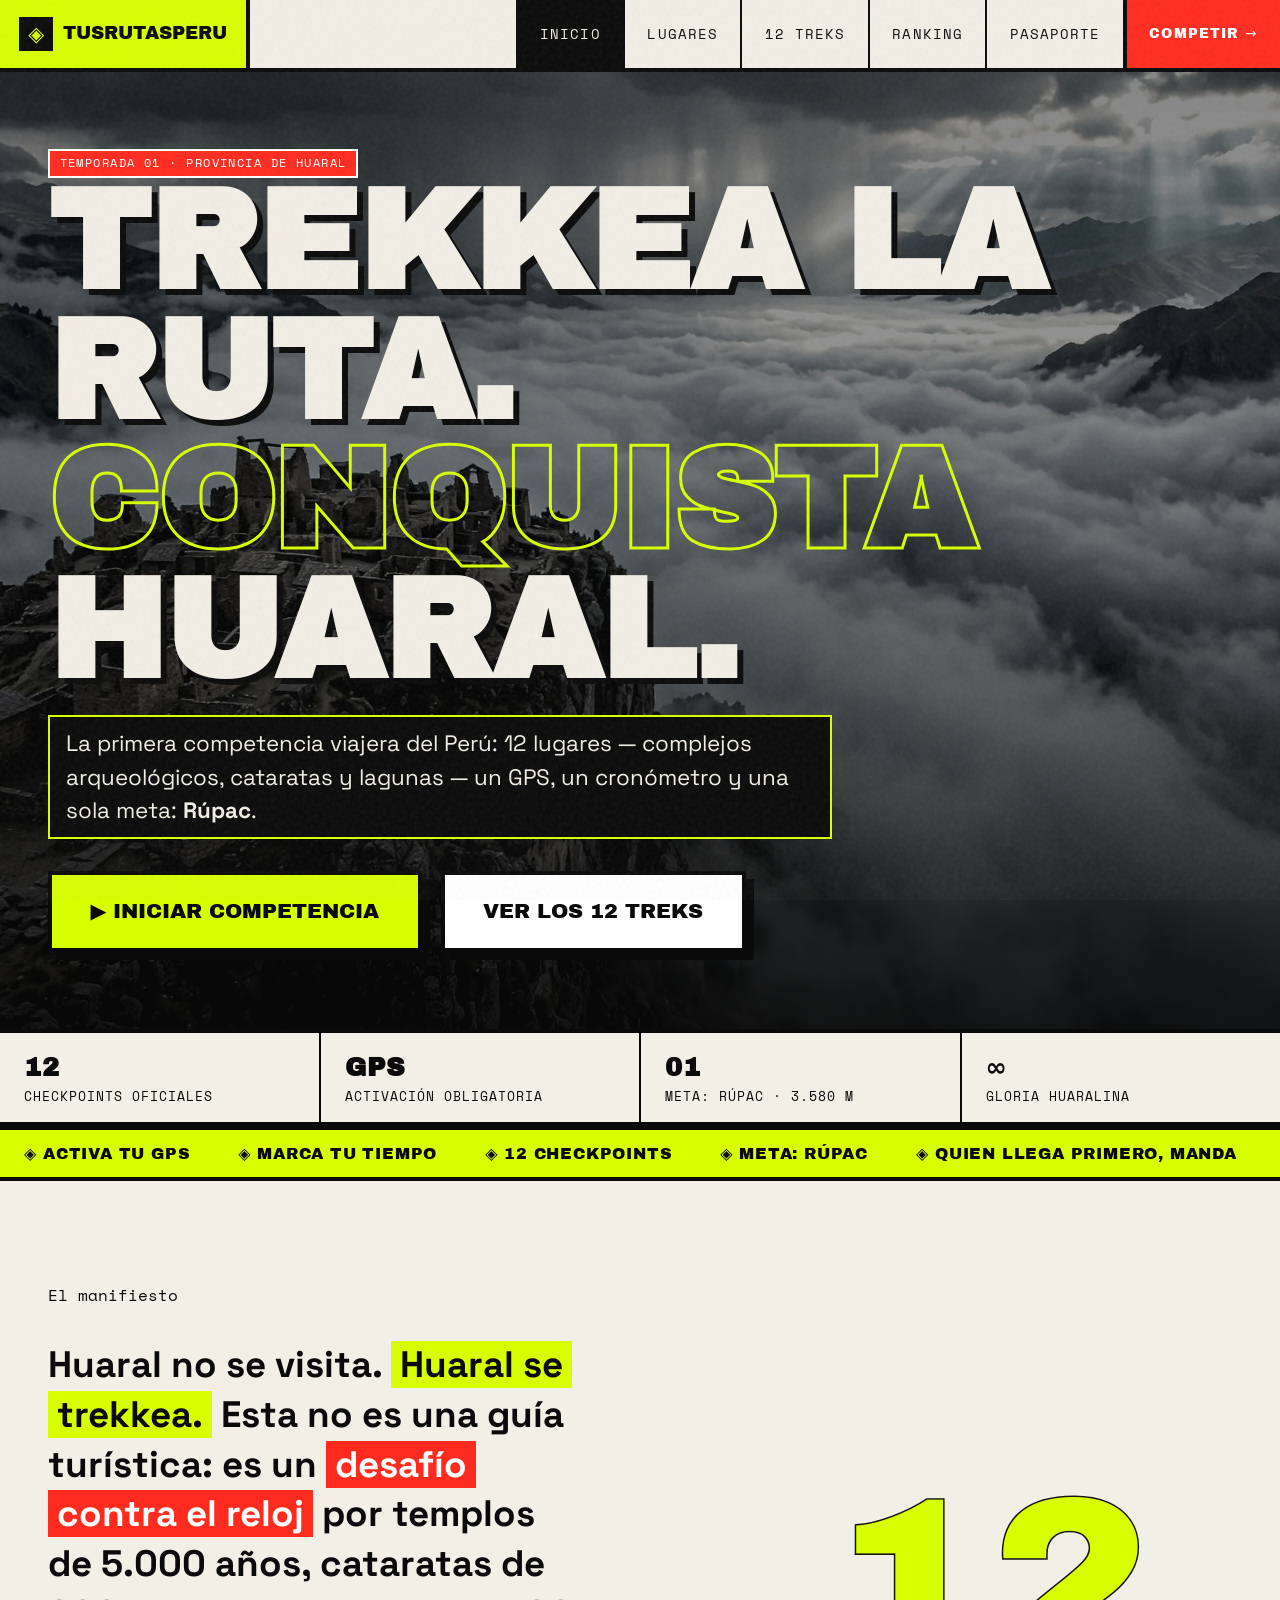
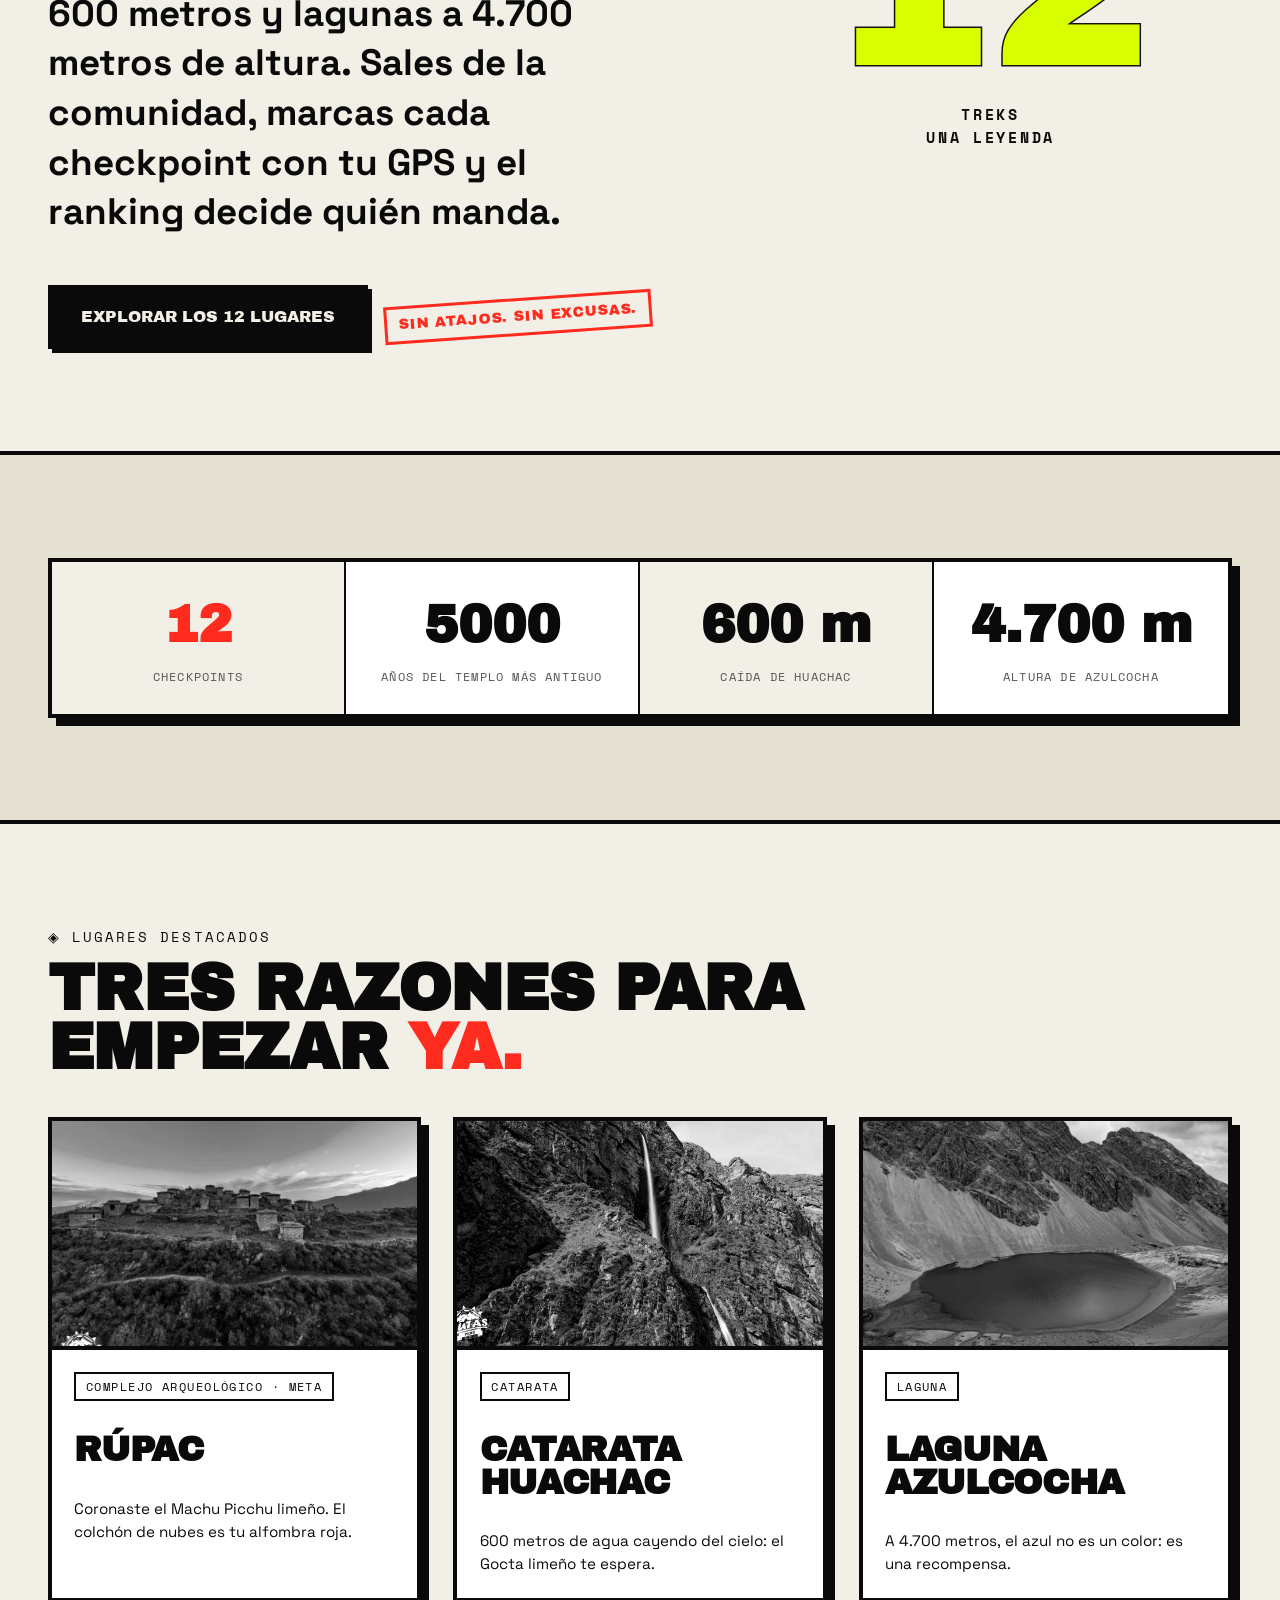
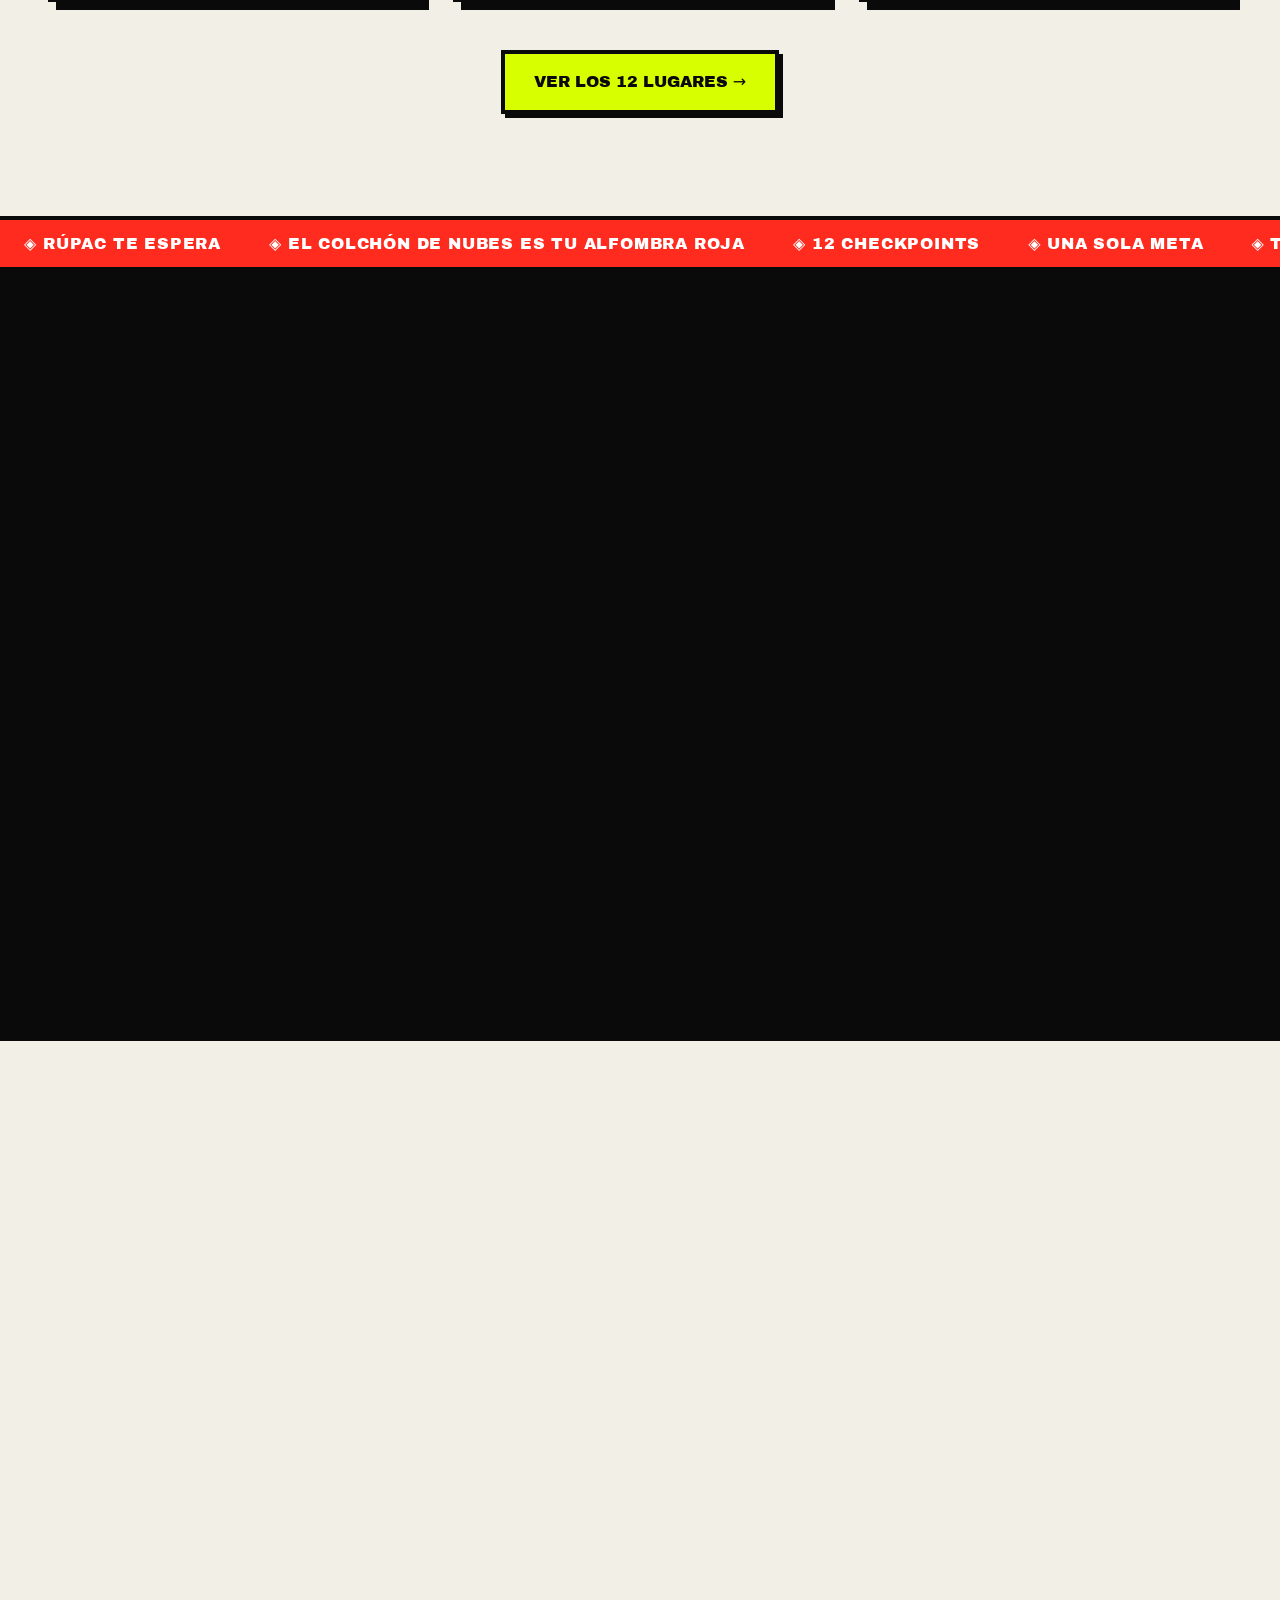
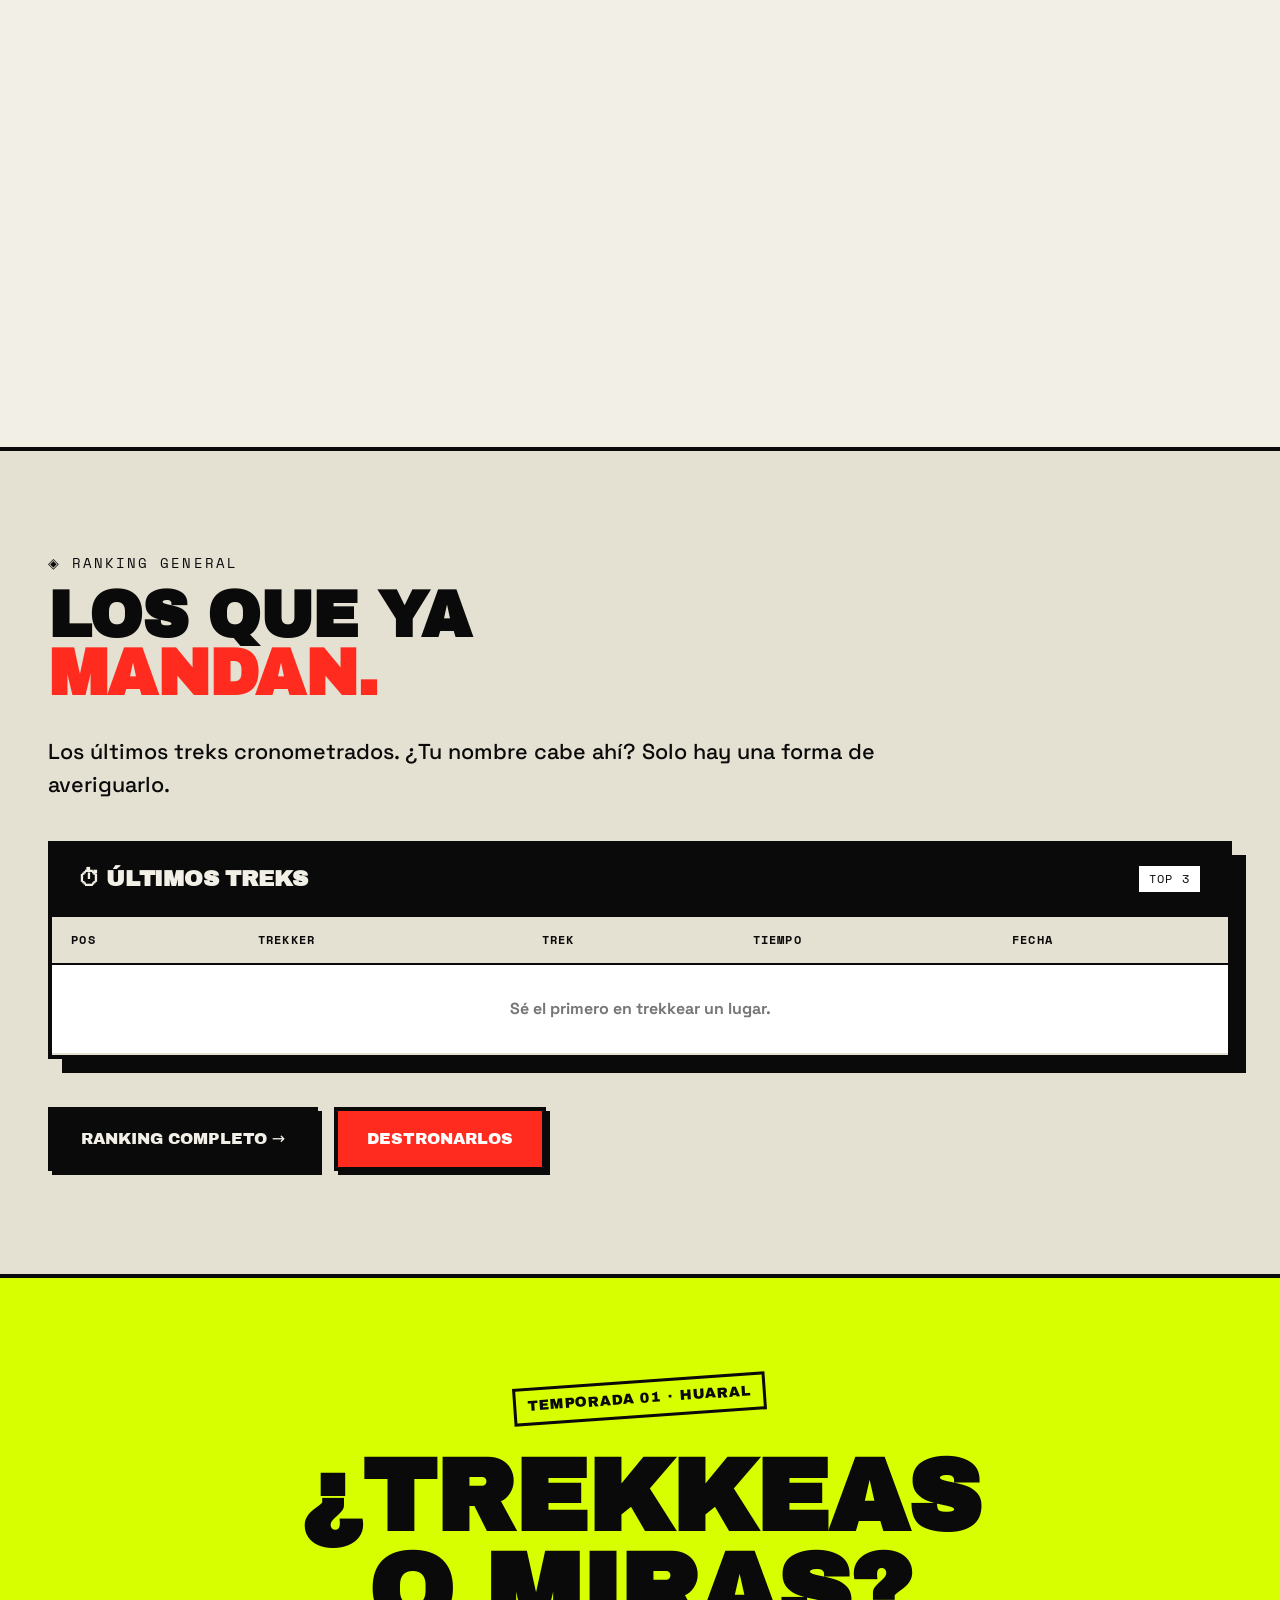
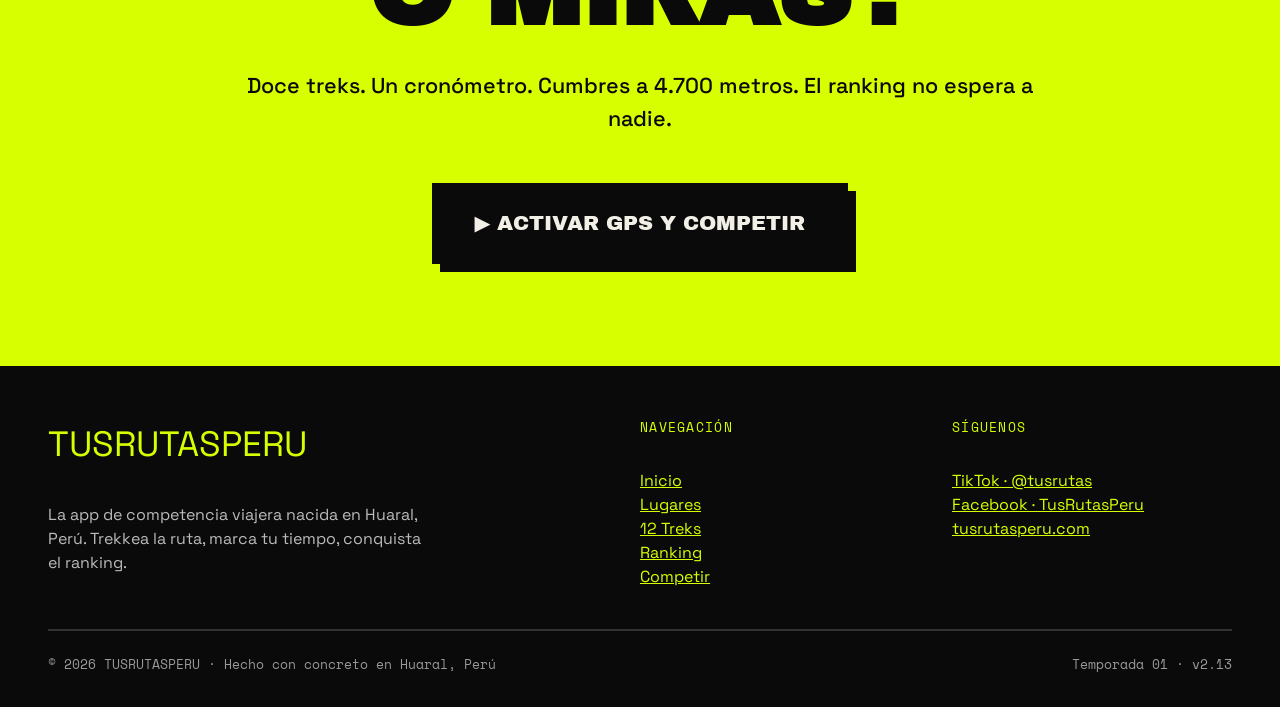
<file: index.html>
<!DOCTYPE html>
<html lang="es-PE">
<head>
<meta charset="UTF-8">
<meta name="viewport" content="width=device-width, initial-scale=1.0">
<title>TUSRUTASPERU — Trekkea la ruta. Conquista Huaral.</title>
<meta name="description" content="La primera competencia de trekking en Huaral, Lima: 12 lugares entre cataratas, lagunas y zonas arqueológicas, con GPS, cronómetro y ranking en vivo. La meta: Rúpac.">
<link rel="canonical" href="https://tusrutasperu.com/app/">
<meta property="og:site_name" content="TUSRUTASPERU">
<meta property="og:type" content="website">
<meta property="og:locale" content="es_PE">
<meta property="og:url" content="https://tusrutasperu.com/app/">
<meta property="og:title" content="TUSRUTASPERU — Trekkea la ruta. Conquista Huaral.">
<meta property="og:description" content="La primera competencia de trekking en Huaral, Lima: 12 lugares entre cataratas, lagunas y zonas arqueológicas, con GPS, cronómetro y ranking en vivo. La meta: Rúpac.">
<meta property="og:image" content="https://tusrutasperu.com/app/assets/img/hero-poster.webp">
<meta property="og:image:alt" content="TUSRUTASPERU — Trekkea la ruta. Conquista Huaral.">
<meta name="twitter:card" content="summary_large_image">
<meta name="twitter:title" content="TUSRUTASPERU — Trekkea la ruta. Conquista Huaral.">
<meta name="twitter:description" content="La primera competencia de trekking en Huaral, Lima: 12 lugares entre cataratas, lagunas y zonas arqueológicas, con GPS, cronómetro y ranking en vivo. La meta: Rúpac.">
<meta name="twitter:image" content="https://tusrutasperu.com/app/assets/img/hero-poster.webp">
<link rel="manifest" href="manifest.webmanifest">
<meta name="theme-color" content="#d8ff00">
<meta name="mobile-web-app-capable" content="yes">
<meta name="apple-mobile-web-app-capable" content="yes">
<meta name="apple-mobile-web-app-status-bar-style" content="black-translucent">
<meta name="apple-mobile-web-app-title" content="TUSRUTASPERU">
<link rel="apple-touch-icon" href="assets/img/icon-192.png?v=5">
<link rel="stylesheet" href="assets/fonts/fonts.css?v=5">
<link rel="stylesheet" href="assets/css/style.css?v=5">
<link rel="icon" href="data:image/svg+xml,<svg xmlns='http://www.w3.org/2000/svg' viewBox='0 0 100 100'><rect width='100' height='100' fill='%23d8ff00'/><text x='50' y='72' font-size='62' font-family='Arial Black' text-anchor='middle' fill='%23000'>T</text></svg>">
<noscript><style>.reveal{opacity:1!important;transform:none!important}</style></noscript>
<script type="application/ld+json">
{"@context":"https://schema.org","@type":"WebSite","name":"TUSRUTASPERU",
"url":"https://tusrutasperu.com/app/",
"description":"La primera competencia de trekking en Huaral, Lima: 12 lugares con GPS, cronómetro y ranking en vivo.",
"inLanguage":"es-PE",
"publisher":{"@type":"Organization","name":"Tus Rutas Perú","url":"https://tusrutasperu.com/"}}
</script>
</head>
<body>

<header class="site-header">
  <a class="brand" href="https://tusrutasperu.com/"><span class="brand-mark">◈</span> TUSRUTASPERU</a>
  <nav class="main-nav" id="mainNav">
    <a href="index.html">Inicio</a>
    <a href="lugares.html">Lugares</a>
    <a href="circuito.html">12 Treks</a>
    <a href="ranking.html">Ranking</a>
    <a href="pasaporte.html">Pasaporte</a>
    <a href="competencia.html" class="nav-cta">Competir →</a>
  </nav>
  <button class="burger" id="burger" aria-label="Abrir menú">☰</button>
</header>

<!-- ============ HERO ============ -->
<section class="hero">
  <video class="hero-video" aria-hidden="true" autoplay muted loop playsinline poster="assets/img/hero-poster.webp">
    <source src="assets/video/hero-loop.mp4" type="video/mp4">
  </video>
  <div class="hero-overlay"></div>
  <div class="hero-content">
    <span class="tag" style="background:var(--blood);color:#fff;border-color:#fff;">Temporada 01 · Provincia de Huaral</span>
    <h1 class="hero-title" data-glitch>TREKKEA LA RUTA.<br><span class="outline">CONQUISTA</span> HUARAL.</h1>
    <p class="hero-sub">La primera competencia viajera del Perú: 12 lugares — complejos arqueológicos, cataratas y lagunas — un GPS, un cronómetro y una sola meta: <strong>Rúpac</strong>.</p>
    <div class="hero-actions">
      <a href="competencia.html" class="btn btn-primary btn-big">▶ Iniciar competencia</a>
      <a href="circuito.html" class="btn btn-big">Ver los 12 treks</a>
    </div>
  </div>
  <div class="hero-meta">
    <div><strong>12</strong> checkpoints oficiales</div>
    <div><strong>GPS</strong> activación obligatoria</div>
    <div><strong>01</strong> meta: Rúpac · 3.580 m</div>
    <div><strong>∞</strong> gloria huaralina</div>
  </div>
</section>

<div class="ticker acid">
  <div class="ticker-inner">
    <span>◈ Activa tu GPS</span><span>◈ Marca tu tiempo</span><span>◈ 12 checkpoints</span><span>◈ Meta: Rúpac</span><span>◈ Quien llega primero, manda</span><span>◈ TusRutasPerú</span>
  </div>
</div>

<!-- ============ MANIFIESTO ============ -->
<section class="section">
  <div class="wrap manifiesto reveal">
    <div>
      <span class="kicker mono">El manifiesto</span>
      <p class="mt-2">Huaral no se visita. <span class="hl">Huaral se trekkea.</span> Esta no es una guía turística: es un <span class="hl-blood">desafío contra el reloj</span> por templos de 5.000 años, cataratas de 600 metros y lagunas a 4.700 metros de altura. Sales de la comunidad, marcas cada checkpoint con tu GPS y el ranking decide quién manda.</p>
      <div class="mt-3 split">
        <a href="lugares.html" class="btn btn-dark">Explorar los 12 lugares</a>
        <span class="stamp blood">Sin atajos. Sin excusas.</span>
      </div>
    </div>
    <div class="manifiesto-side" aria-hidden="true">
      <span class="mega-num">12</span>
      <span class="mega-cap">TREKS<br>UNA LEYENDA</span>
    </div>
  </div>
</section>

<!-- ============ STATS ============ -->
<section class="section bg-paper-dim" style="border-top:var(--border);border-bottom:var(--border);">
  <div class="wrap">
    <div class="stats-band reveal">
      <div><strong data-count="12">0</strong><small>Checkpoints</small></div>
      <div><strong data-count="5000">0</strong><small>Años del templo más antiguo</small></div>
      <div><strong>600 m</strong><small>Caída de Huachac</small></div>
      <div><strong>4.700 m</strong><small>Altura de Azulcocha</small></div>
    </div>
  </div>
</section>

<!-- ============ DESTACADOS ============ -->
<section class="section">
  <div class="wrap">
    <div class="section-head reveal">
      <span class="kicker">◈ Lugares destacados</span>
      <h2 class="display-md">Tres razones para<br>empezar <span class="text-blood">ya.</span></h2>
    </div>
    <div class="grid-3" id="featuredGrid"></div>
    <div class="center mt-3 reveal">
      <a href="lugares.html" class="btn btn-primary">Ver los 12 lugares →</a>
    </div>
  </div>
</section>

<div class="ticker blood">
  <div class="ticker-inner">
    <span>◈ Rúpac te espera</span><span>◈ El colchón de nubes es tu alfombra roja</span><span>◈ 12 checkpoints</span><span>◈ Una sola meta</span><span>◈ TusRutasPerú</span>
  </div>
</div>

<!-- ============ CÓMO FUNCIONA ============ -->
<section class="section bg-ink">
  <div class="wrap">
    <div class="section-head reveal">
      <span class="kicker mono" style="color:var(--acid);">◈ Así se compite</span>
      <h2 class="display-md" style="color:var(--paper);">Cuatro pasos.<br>Cero <span class="text-acid">piedad.</span></h2>
    </div>
    <div class="steps">
      <div class="step reveal"><h3>Regístrate</h3><p>Elige tu nombre de trekker. Será el que el ranking recuerde… o el que todos se burlen.</p></div>
      <div class="step reveal" data-delay="1"><h3>Activa tu GPS</h3><p>El sistema verifica que partas desde la comunidad de cada lugar. Sin GPS no hay trek: así de simple.</p></div>
      <div class="step reveal" data-delay="2"><h3>Marca checkpoints</h3><p>El cronómetro corre desde la comunidad. Cada llegada se registra: manual o automática por geocerca.</p></div>
      <div class="step reveal" data-delay="3"><h3>Corona Rúpac</h3><p>Cruza la meta a 3.580 m y tu tiempo entra al ranking oficial. La gloria es para siempre.</p></div>
    </div>
    <div class="center mt-3 reveal">
      <a href="competencia.html" class="btn btn-primary btn-big">Quiero competir</a>
    </div>
  </div>
</section>

<!-- ============ SPOT ============ -->
<section class="section">
  <div class="wrap">
    <div class="section-head reveal">
      <span class="kicker">◈ El spot oficial · 15 segundos</span>
      <h2 class="display-md">Siente la <span class="text-blood">ruta.</span></h2>
    </div>
    <div class="spot-frame reveal">
      <span class="spot-label">▶ Spot 15s</span>
      <video controls preload="metadata" poster="assets/img/hero-poster.webp">
        <source src="assets/video/spot-15s.mp4" type="video/mp4">
        Tu navegador no reproduce video.
      </video>
    </div>
  </div>
</section>

<!-- ============ RANKING PREVIEW ============ -->
<section class="section bg-paper-dim" style="border-top:var(--border);">
  <div class="wrap">
    <div class="section-head reveal">
      <span class="kicker">◈ Ranking general</span>
      <h2 class="display-md">Los que ya<br><span class="text-blood">mandan.</span></h2>
      <p class="lead mt-2">Los últimos treks cronometrados. ¿Tu nombre cabe ahí? Solo hay una forma de averiguarlo.</p>
    </div>
    <div class="board reveal">
      <div class="board-head"><h3>⏱ Últimos treks</h3><span class="tag">Top 3</span></div>
      <table>
        <thead><tr><th>Pos</th><th>Trekker</th><th>Trek</th><th>Tiempo</th><th>Fecha</th></tr></thead>
        <tbody id="top3body"></tbody>
      </table>
    </div>
    <div class="split mt-3 reveal">
      <a href="ranking.html" class="btn btn-dark">Ranking completo →</a>
      <a href="competencia.html" class="btn btn-danger">Destronarlos</a>
    </div>
  </div>
</section>

<!-- ============ CTA FINAL ============ -->
<section class="section bg-acid" style="border-top:var(--border);">
  <div class="wrap center reveal">
    <span class="stamp">Temporada 01 · Huaral</span>
    <h2 class="display-lg mt-2">¿TREKKEAS<br>O MIRAS?</h2>
    <p class="lead mt-2" style="margin-inline:auto;">Doce treks. Un cronómetro. Cumbres a 4.700 metros. El ranking no espera a nadie.</p>
    <div class="mt-3"><a href="competencia.html" class="btn btn-dark btn-big">▶ Activar GPS y competir</a></div>
  </div>
</section>

<footer class="site-footer">
  <div class="wrap">
    <div class="footer-grid">
      <div>
        <p class="display-sm" style="color:var(--acid);">TUSRUTASPERU</p>
        <p class="mt-2" style="max-width:38ch;color:#bbb;">La app de competencia viajera nacida en Huaral, Perú. Trekkea la ruta, marca tu tiempo, conquista el ranking.</p>
      </div>
      <div>
        <p class="mono" style="color:var(--acid);text-transform:uppercase;letter-spacing:.1em;font-size:.8rem;">Navegación</p>
        <p class="mt-2"><a href="index.html">Inicio</a><br><a href="lugares.html">Lugares</a><br><a href="circuito.html">12 Treks</a><br><a href="ranking.html">Ranking</a><br><a href="competencia.html">Competir</a></p>
      </div>
      <div>
        <p class="mono" style="color:var(--acid);text-transform:uppercase;letter-spacing:.1em;font-size:.8rem;">Síguenos</p>
        <p class="mt-2"><a href="https://www.tiktok.com/@tusrutas" target="_blank" rel="noopener">TikTok · @tusrutas</a><br><a href="https://www.facebook.com/TusRutasPeru/" target="_blank" rel="noopener">Facebook · TusRutasPeru</a><br><a href="https://tusrutasperu.com/" target="_blank" rel="noopener">tusrutasperu.com</a></p>
      </div>
    </div>
    <div class="footer-bottom">
      <span>© <span data-year></span> TUSRUTASPERU · Hecho con concreto en Huaral, Perú</span>
      <span>Temporada 01 · v2.13</span>
    </div>
  </div>
</footer>

<script src="assets/js/data.js?v=5"></script>
<script src="assets/js/app.js?v=5"></script>
<script>
(function () {
  // Destacados: Rúpac (meta), Huachac, Azulcocha
  const picks = ["rupac", "huachac", "azulcocha"];
  const grid = document.getElementById("featuredGrid");
  grid.innerHTML = picks.map((slug, i) => {
    const p = TRP.place(slug);
    return `<a class="card reveal" data-delay="${i}" href="lugar/${p.slug}/" style="text-decoration:none;color:inherit;">
      <div class="card-img"><span class="card-num">${p.esMeta ? "🏆" : "0" + (i + 1)}</span><img src="${p.img}" alt="${p.alt || p.nombre}" loading="lazy"></div>
      <div class="card-body">
        <span class="tag">${p.tipoLabel}</span>
        <h3 class="display-sm mt-2">${p.nombre}</h3>
        <p class="mt-2" style="font-size:.95rem;">${p.gancho}</p>
      </div>
    </a>`;
  }).join("");

  // Top 3: últimos treks cronometrados (modelo trekking v2.12)
  const top = TRPRanking.cronoAll()
    .filter(r => !r.demo && r.ms != null)
    .sort((a, b) => String(b.date || "").localeCompare(String(a.date || "")))
    .slice(0, 3);
  document.getElementById("top3body").innerHTML = top.map((r, i) => {
    const pl = TRP.place(r.slug);
    return `
    <tr class="rank-${i + 1}">
      <td><span class="pos">${i + 1}</span></td>
      <td>${TRPEscape(r.runner)}</td>
      <td>${pl ? TRPEscape(pl.nombre) : "—"}</td>
      <td class="mono"><strong>${TRP.formatMs(r.ms)}</strong></td>
      <td class="mono">${r.date || "—"}</td>
    </tr>`;
  }).join("") || `<tr><td colspan="5" class="center" style="padding:2rem;color:#777;">Sé el primero en trekkear un lugar.</td></tr>`;

  // Contadores animados (M7)
  const cio = new IntersectionObserver((es) => es.forEach(e => {
    if (!e.isIntersecting) return;
    const el = e.target;
    cio.unobserve(el);
    const target = parseInt(el.dataset.count, 10);
    if (isNaN(target)) return;
    const t0 = performance.now(), dur = 1200;
    const step = (t) => {
      const k = Math.min(1, (t - t0) / dur);
      el.textContent = Math.round(target * (1 - Math.pow(1 - k, 3)));
      if (k < 1) requestAnimationFrame(step);
    };
    requestAnimationFrame(step);
  }), { threshold: 0.5 });
  document.querySelectorAll("[data-count]").forEach(el => cio.observe(el));

  // Re-observar reveals inyectados
  const io = new IntersectionObserver((es) => es.forEach(e => {
    if (e.isIntersecting) { e.target.classList.add("in"); io.unobserve(e.target); }
  }), { threshold: 0.12 });
  grid.querySelectorAll(".reveal").forEach(el => io.observe(el));
})();
</script>
</body>
<!-- retrigger-v211 -->
</html>
</file>
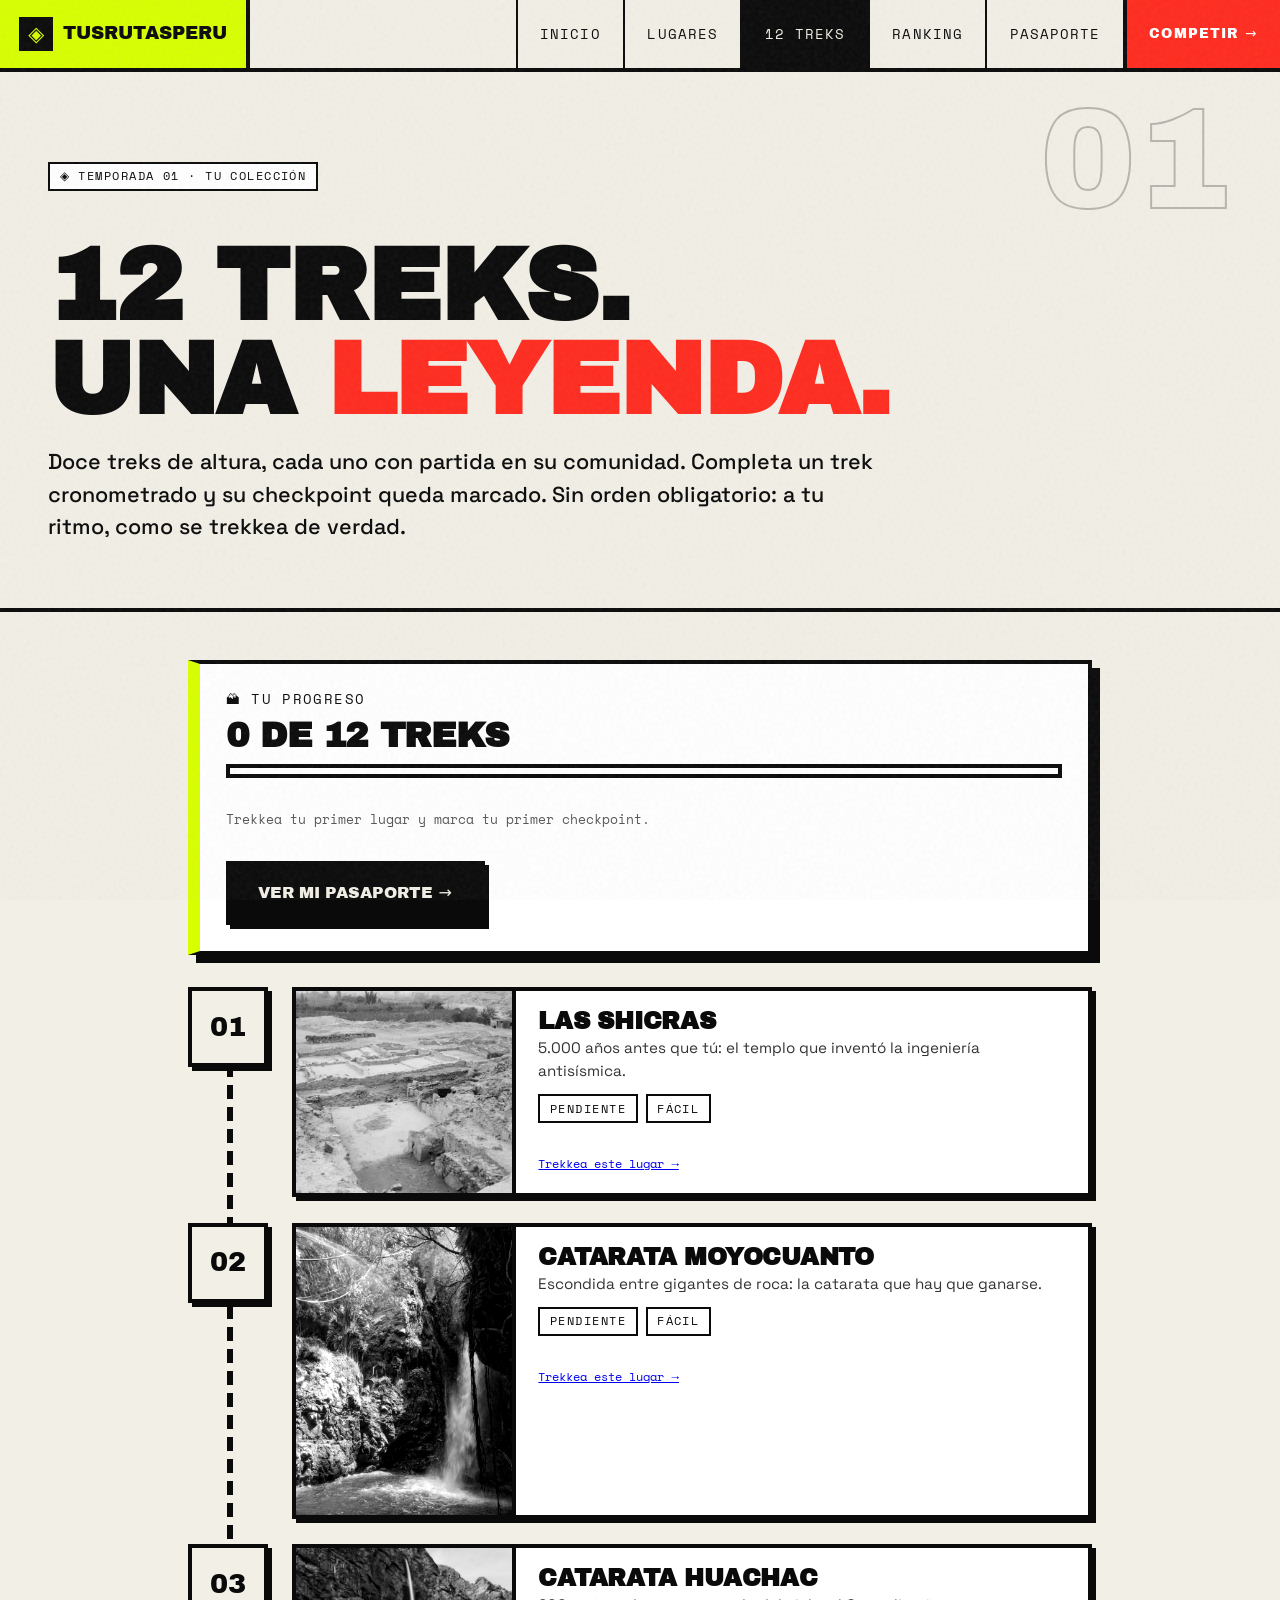
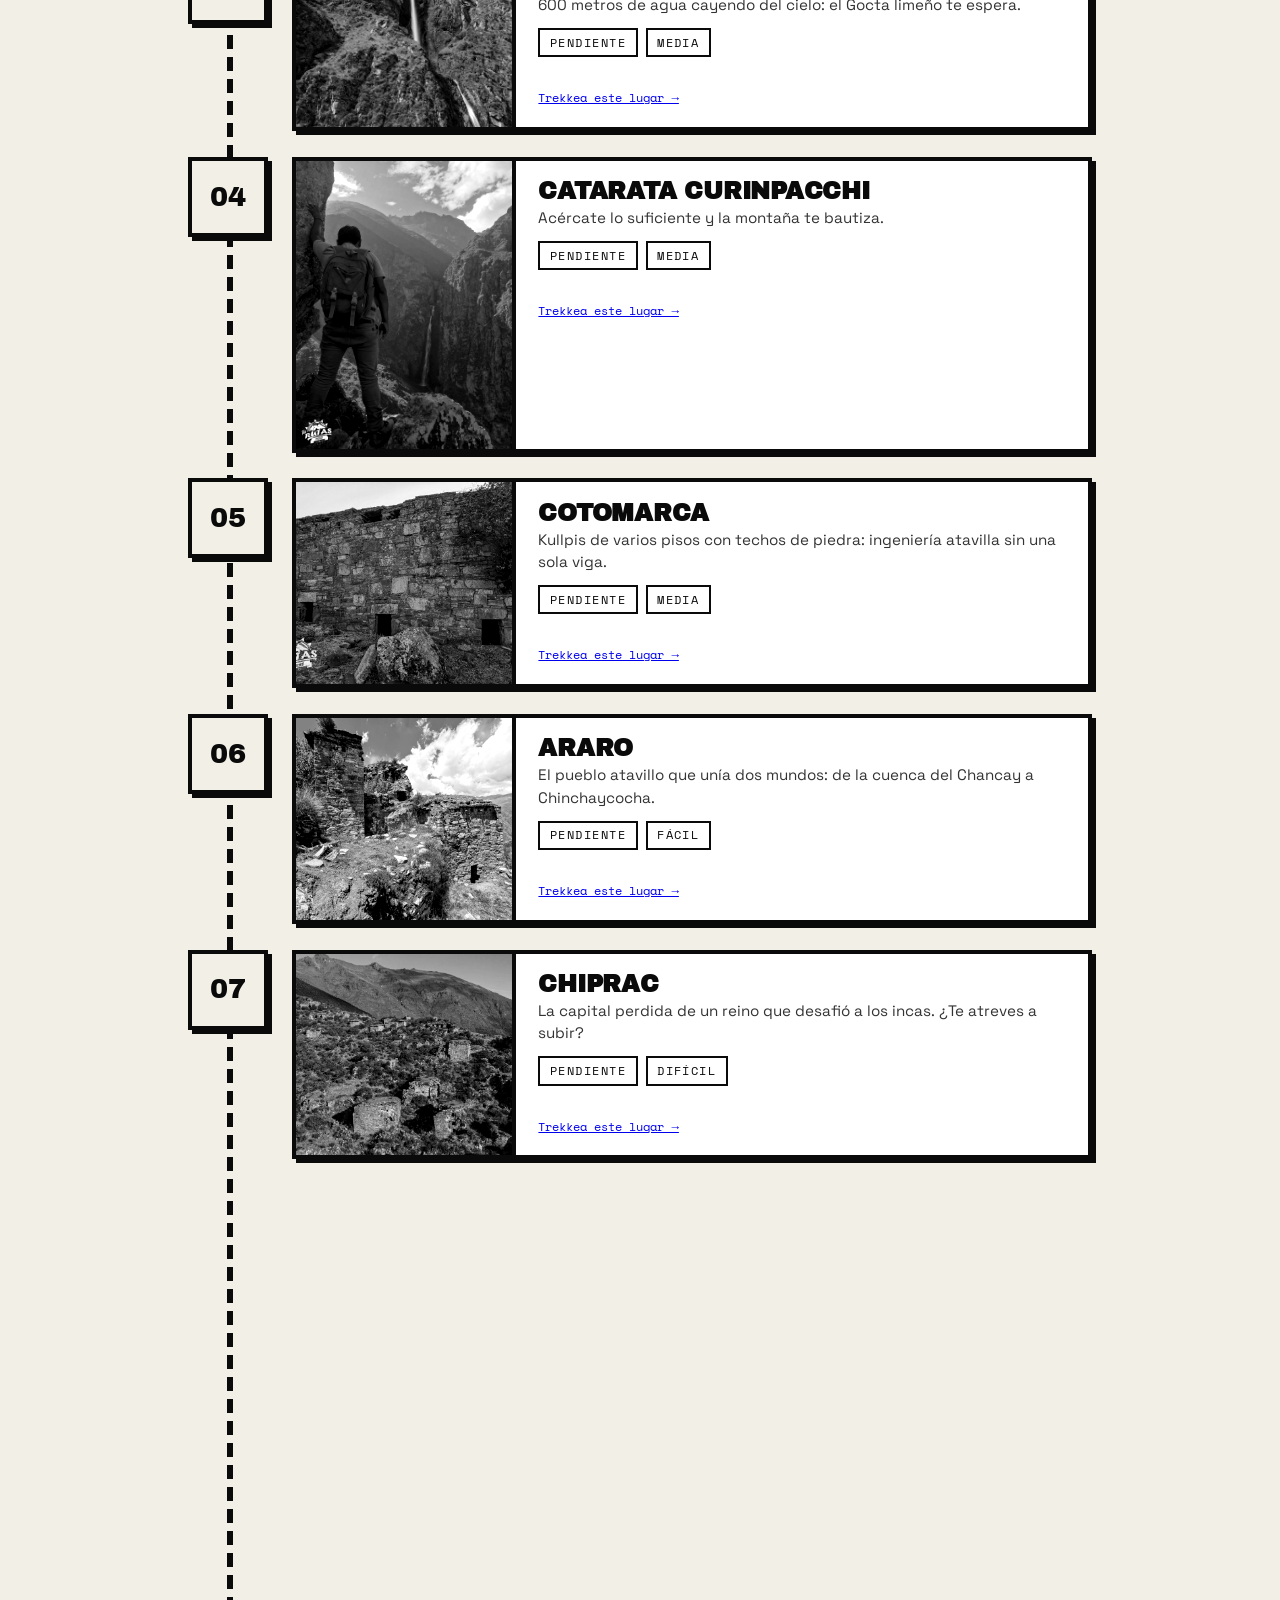
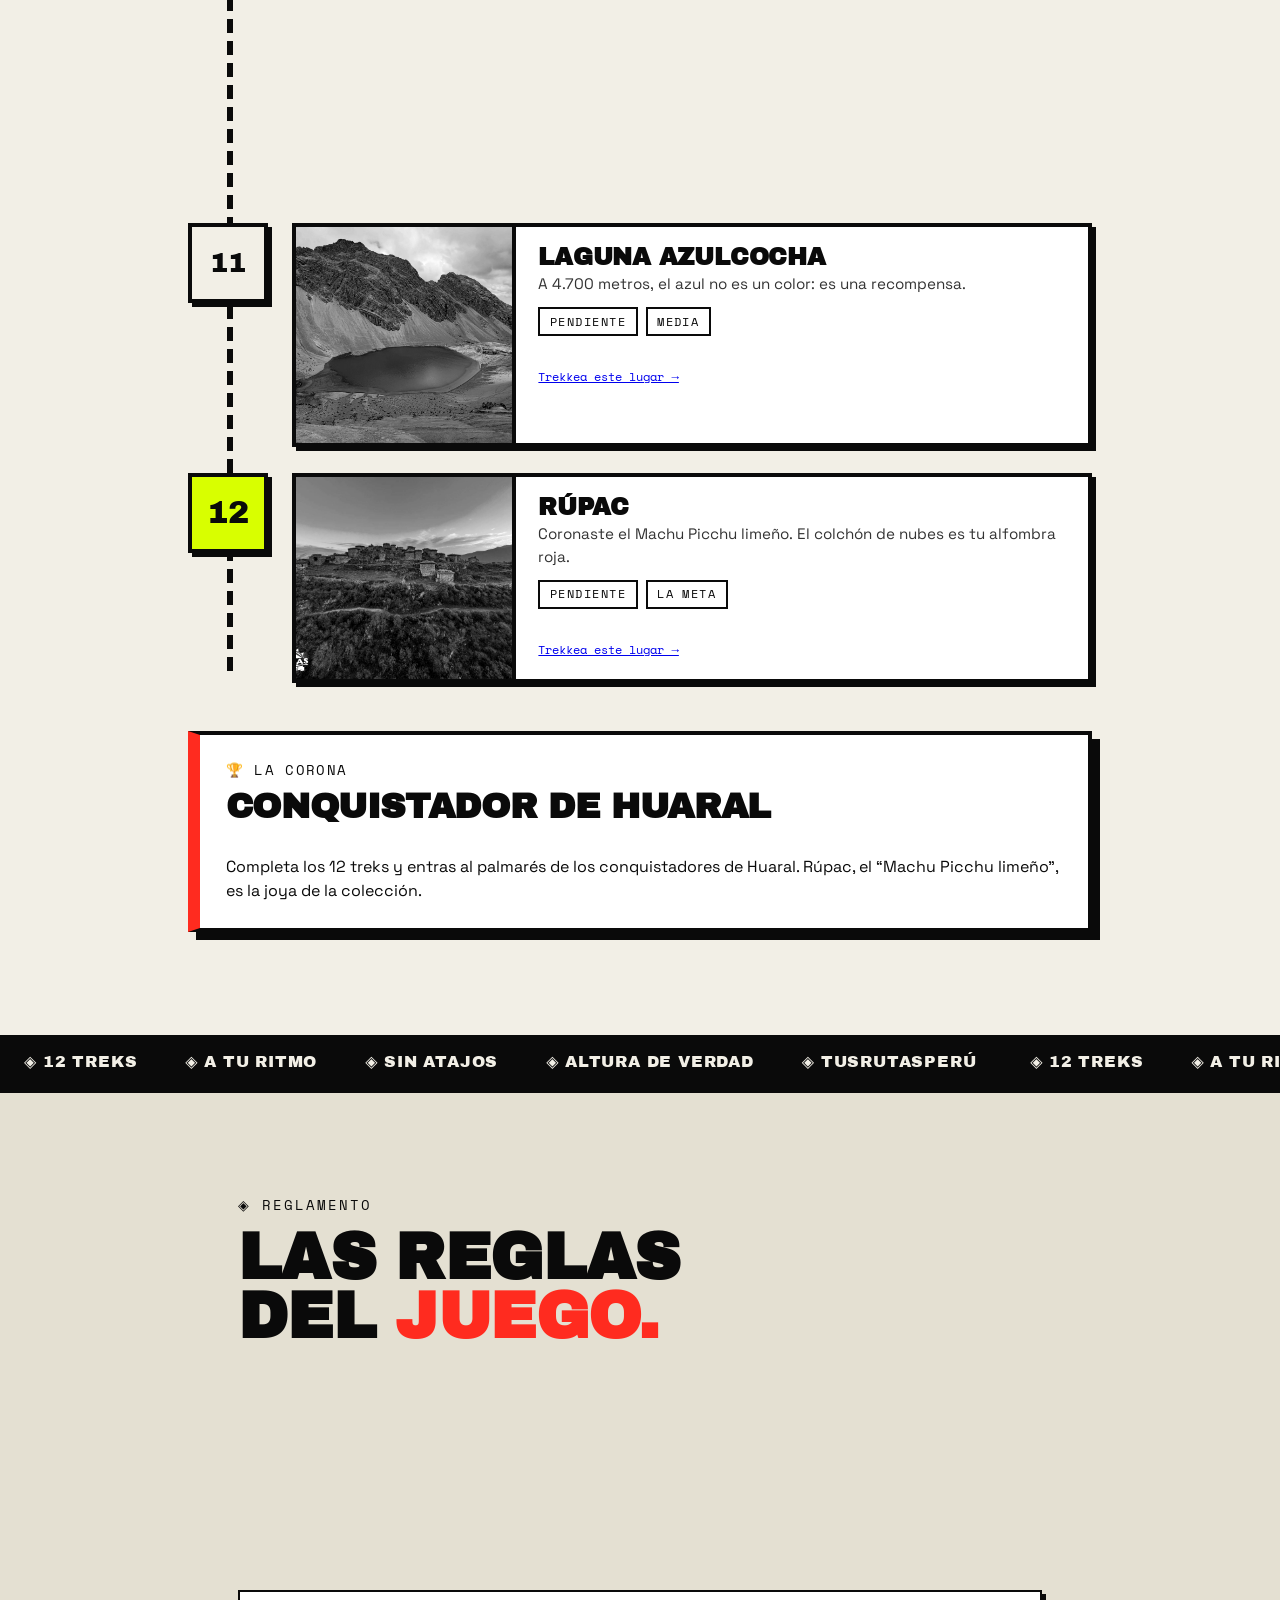
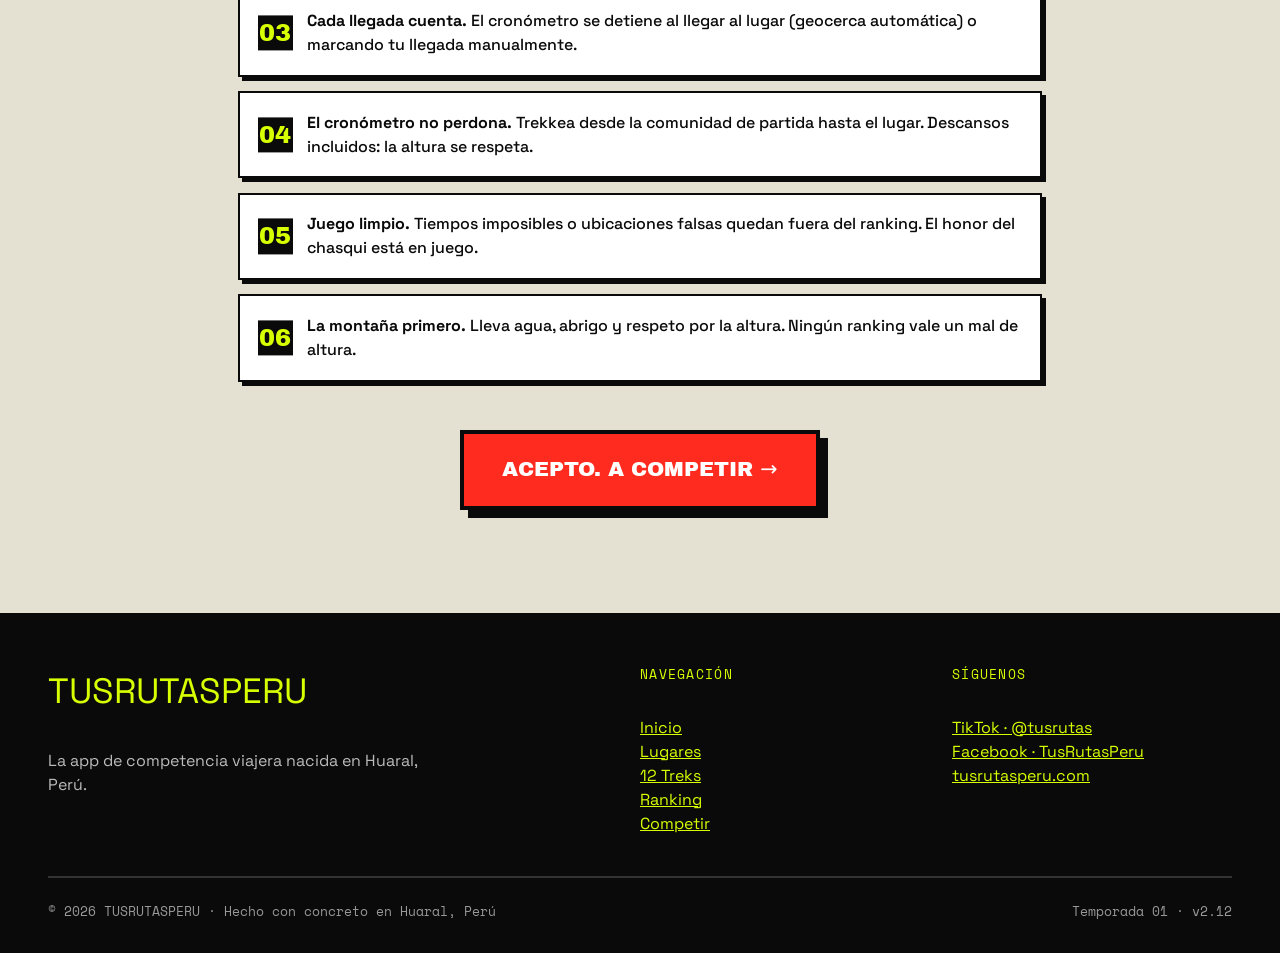
<file: circuito.html>
<!DOCTYPE html>
<html lang="es-PE">
<head>
<meta charset="UTF-8">
<meta name="viewport" content="width=device-width, initial-scale=1.0">
<title>Mis 12 treks — TUSRUTASPERU</title>
<meta name="description" content="Completa los 12 treks cronometrados de Huaral y entra al palmarés de conquistadores de TUSRUTASPERU. Reglas del desafío.">
<link rel="canonical" href="https://tusrutasperu.com/app/circuito.html">
<meta property="og:site_name" content="TUSRUTASPERU">
<meta property="og:type" content="website">
<meta property="og:locale" content="es_PE">
<meta property="og:url" content="https://tusrutasperu.com/app/circuito.html">
<meta property="og:title" content="Mis 12 treks — TUSRUTASPERU">
<meta property="og:description" content="Completa los 12 treks cronometrados de Huaral y entra al palmarés de conquistadores de TUSRUTASPERU. Reglas del desafío.">
<meta property="og:image" content="https://tusrutasperu.com/app/assets/img/hero-poster.webp">
<meta property="og:image:alt" content="TUSRUTASPERU — Trekkea la ruta. Conquista Huaral.">
<meta name="twitter:card" content="summary_large_image">
<meta name="twitter:title" content="Mis 12 treks — TUSRUTASPERU">
<meta name="twitter:description" content="Completa los 12 treks cronometrados de Huaral y entra al palmarés de conquistadores de TUSRUTASPERU. Reglas del desafío.">
<meta name="twitter:image" content="https://tusrutasperu.com/app/assets/img/hero-poster.webp">
<link rel="manifest" href="manifest.webmanifest">
<meta name="theme-color" content="#d8ff00">
<meta name="mobile-web-app-capable" content="yes">
<meta name="apple-mobile-web-app-capable" content="yes">
<meta name="apple-mobile-web-app-status-bar-style" content="black-translucent">
<meta name="apple-mobile-web-app-title" content="TUSRUTASPERU">
<link rel="apple-touch-icon" href="assets/img/icon-192.png?v=5">
<link rel="stylesheet" href="assets/fonts/fonts.css?v=5">
<link rel="stylesheet" href="assets/css/style.css?v=5">
<link rel="icon" href="data:image/svg+xml,<svg xmlns='http://www.w3.org/2000/svg' viewBox='0 0 100 100'><rect width='100' height='100' fill='%23d8ff00'/><text x='50' y='72' font-size='62' font-family='Arial Black' text-anchor='middle' fill='%23000'>T</text></svg>">
<noscript><style>.reveal{opacity:1!important;transform:none!important}</style></noscript>
</head>
<body>

<header class="site-header">
  <a class="brand" href="https://tusrutasperu.com/"><span class="brand-mark">◈</span> TUSRUTASPERU</a>
  <nav class="main-nav" id="mainNav">
    <a href="index.html">Inicio</a>
    <a href="lugares.html">Lugares</a>
    <a href="circuito.html">12 Treks</a>
    <a href="ranking.html">Ranking</a>
    <a href="pasaporte.html">Pasaporte</a>
    <a href="competencia.html" class="nav-cta">Competir →</a>
  </nav>
  <button class="burger" id="burger" aria-label="Abrir menú">☰</button>
</header>

<section class="page-head">
  <span class="head-index">01</span>
  <div class="wrap">
    <span class="kicker mono tag">◈ Temporada 01 · Tu colección</span>
    <h1 class="display-lg mt-2">12 TREKS.<br>UNA <span class="text-blood">LEYENDA.</span></h1>
    <p class="lead">Doce treks de altura, cada uno con partida en su comunidad. Completa un trek cronometrado y su checkpoint queda marcado. Sin orden obligatorio: a tu ritmo, como se trekkea de verdad.</p>
  </div>
</section>

<section class="section" style="padding-top:3rem;">
  <div class="wrap" style="max-width:1000px;">
    <div class="gps-panel reveal mb-2" style="border-left:12px solid var(--acid);">
      <p class="mono" style="font-size:.85rem;text-transform:uppercase;letter-spacing:.1em;margin-bottom:.6rem;">🏔 Tu progreso</p>
      <h3 class="display-sm"><span id="trekCount">0</span> de 12 treks</h3>
      <div style="height:14px;border:var(--border);margin-top:.8rem;background:#fff;"><div id="trekBar" style="height:100%;width:0%;background:var(--acid);"></div></div>
      <p class="mt-2 mono" style="font-size:.8rem;color:#555;" id="trekMsg">Trekkea tu primer lugar y marca tu primer checkpoint.</p>
      <p class="mt-2"><a href="pasaporte.html" class="btn btn-dark">Ver mi pasaporte →</a></p>
    </div>
    <ol class="timeline" id="timeline"></ol>
    <div class="gps-panel reveal mt-3" style="border-left:12px solid var(--blood);">
      <p class="mono" style="font-size:.85rem;text-transform:uppercase;letter-spacing:.1em;margin-bottom:.6rem;">🏆 La corona</p>
      <h3 class="display-sm">Conquistador de Huaral</h3>
      <p class="mt-2">Completa los 12 treks y entras al palmarés de los conquistadores de Huaral. Rúpac, el “Machu Picchu limeño”, es la joya de la colección.</p>
    </div>
  </div>
</section>

<div class="ticker">
  <div class="ticker-inner">
    <span>◈ 12 treks</span><span>◈ A tu ritmo</span><span>◈ Sin atajos</span><span>◈ Altura de verdad</span><span>◈ TusRutasPerú</span>
  </div>
</div>

<section class="section bg-paper-dim" style="border-top:var(--border);">
  <div class="wrap" style="max-width:900px;">
    <div class="section-head reveal">
      <span class="kicker">◈ Reglamento</span>
      <h2 class="display-md">Las reglas<br>del <span class="text-blood">juego.</span></h2>
    </div>
    <ol class="rule-list">
      <li class="reveal"><strong>El GPS manda.</strong> Sin geolocalización activada no hay trek. La app verifica que estés en la comunidad de partida.</li>
      <li class="reveal"><strong>Sin orden obligatorio.</strong> Trekkea los 12 lugares en el orden que quieras, a tu ritmo. Cada trek completado marca su checkpoint.</li>
      <li class="reveal"><strong>Cada llegada cuenta.</strong> El cronómetro se detiene al llegar al lugar (geocerca automática) o marcando tu llegada manualmente.</li>
      <li class="reveal"><strong>El cronómetro no perdona.</strong> Trekkea desde la comunidad de partida hasta el lugar. Descansos incluidos: la altura se respeta.</li>
      <li class="reveal"><strong>Juego limpio.</strong> Tiempos imposibles o ubicaciones falsas quedan fuera del ranking. El honor del chasqui está en juego.</li>
      <li class="reveal"><strong>La montaña primero.</strong> Lleva agua, abrigo y respeto por la altura. Ningún ranking vale un mal de altura.</li>
    </ol>
    <div class="center mt-3 reveal">
      <a href="competencia.html" class="btn btn-danger btn-big">Acepto. A competir →</a>
    </div>
  </div>
</section>

<footer class="site-footer">
  <div class="wrap">
    <div class="footer-grid">
      <div>
        <p class="display-sm" style="color:var(--acid);">TUSRUTASPERU</p>
        <p class="mt-2" style="max-width:38ch;color:#bbb;">La app de competencia viajera nacida en Huaral, Perú.</p>
      </div>
      <div>
        <p class="mono" style="color:var(--acid);text-transform:uppercase;letter-spacing:.1em;font-size:.8rem;">Navegación</p>
        <p class="mt-2"><a href="index.html">Inicio</a><br><a href="lugares.html">Lugares</a><br><a href="circuito.html">12 Treks</a><br><a href="ranking.html">Ranking</a><br><a href="competencia.html">Competir</a></p>
      </div>
      <div>
        <p class="mono" style="color:var(--acid);text-transform:uppercase;letter-spacing:.1em;font-size:.8rem;">Síguenos</p>
        <p class="mt-2"><a href="https://www.tiktok.com/@tusrutas" target="_blank" rel="noopener">TikTok · @tusrutas</a><br><a href="https://www.facebook.com/TusRutasPeru/" target="_blank" rel="noopener">Facebook · TusRutasPeru</a><br><a href="https://tusrutasperu.com/" target="_blank" rel="noopener">tusrutasperu.com</a></p>
      </div>
    </div>
    <div class="footer-bottom">
      <span>© <span data-year></span> TUSRUTASPERU · Hecho con concreto en Huaral, Perú</span>
      <span>Temporada 01 · v2.12</span>
    </div>
  </div>
</footer>

<script src="assets/js/data.js?v=5"></script>
<script src="assets/js/app.js?v=5"></script>
<script>
(function () {
  const tl = document.getElementById("timeline");
  const io = new IntersectionObserver((es) => es.forEach(e => {
    if (e.isIntersecting) { e.target.classList.add("in"); io.unobserve(e.target); }
  }), { threshold: 0.1 });

  const done = TRPRanking.treks();
  const n = Object.keys(done).length;
  document.getElementById("trekCount").textContent = n;
  document.getElementById("trekBar").style.width = (n / 12 * 100) + "%";
  document.getElementById("trekMsg").textContent = n === 0
    ? "Trekkea tu primer lugar y marca tu primer checkpoint."
    : (n === 12 ? "¡Colección completa! Eres conquistador de Huaral. 🏆"
                : `Te faltan ${12 - n}: cada trek cronometrado marca su checkpoint.`);
  tl.innerHTML = TRP.checkpoints().map((p, i) => {
    const d = done[p.slug];
    return `
    <li class="etapa reveal ${p.esMeta ? "meta" : ""}">
      <div class="etapa-num">${d ? "✔" : String(i + 1).padStart(2, "0")}</div>
      <div class="etapa-card" data-goto="lugar/${p.slug}/" role="link" tabindex="0" style="cursor:pointer">
        <div class="thumb"><img src="${p.img}" alt="${p.alt || p.nombre}" loading="lazy"></div>
        <div class="einfo">
          <h3>${p.nombre}</h3>
          <p>${p.gancho}</p>
          <div class="etapa-tags">
            <span class="tag">${d ? "✔ Completado" : "Pendiente"}</span>
            ${d ? `<span class="tag">${TRP.formatMsShort(d.ms)}</span>` : ""}
            <span class="tag">${p.dificultad}</span>
          </div>
          ${d ? "" : `<p class="mono mt-2" style="font-size:.78rem;"><a href="competencia.html?modo=trek&lugar=${p.slug}">Trekkea este lugar →</a></p>`}
        </div>
      </div>
    </li>`;
  }).join("");
  tl.addEventListener("click", e => {
    if (e.target.closest("a")) return;
    const card = e.target.closest(".etapa-card[data-goto]");
    if (card) location.href = card.dataset.goto;
  });
  tl.addEventListener("keydown", e => {
    if ((e.key === "Enter" || e.key === " ") && e.target.classList.contains("etapa-card")) {
      e.preventDefault();
      location.href = e.target.dataset.goto;
    }
  });
  tl.querySelectorAll(".reveal").forEach(el => io.observe(el));
})();
</script>
</body>
</html>
</file>
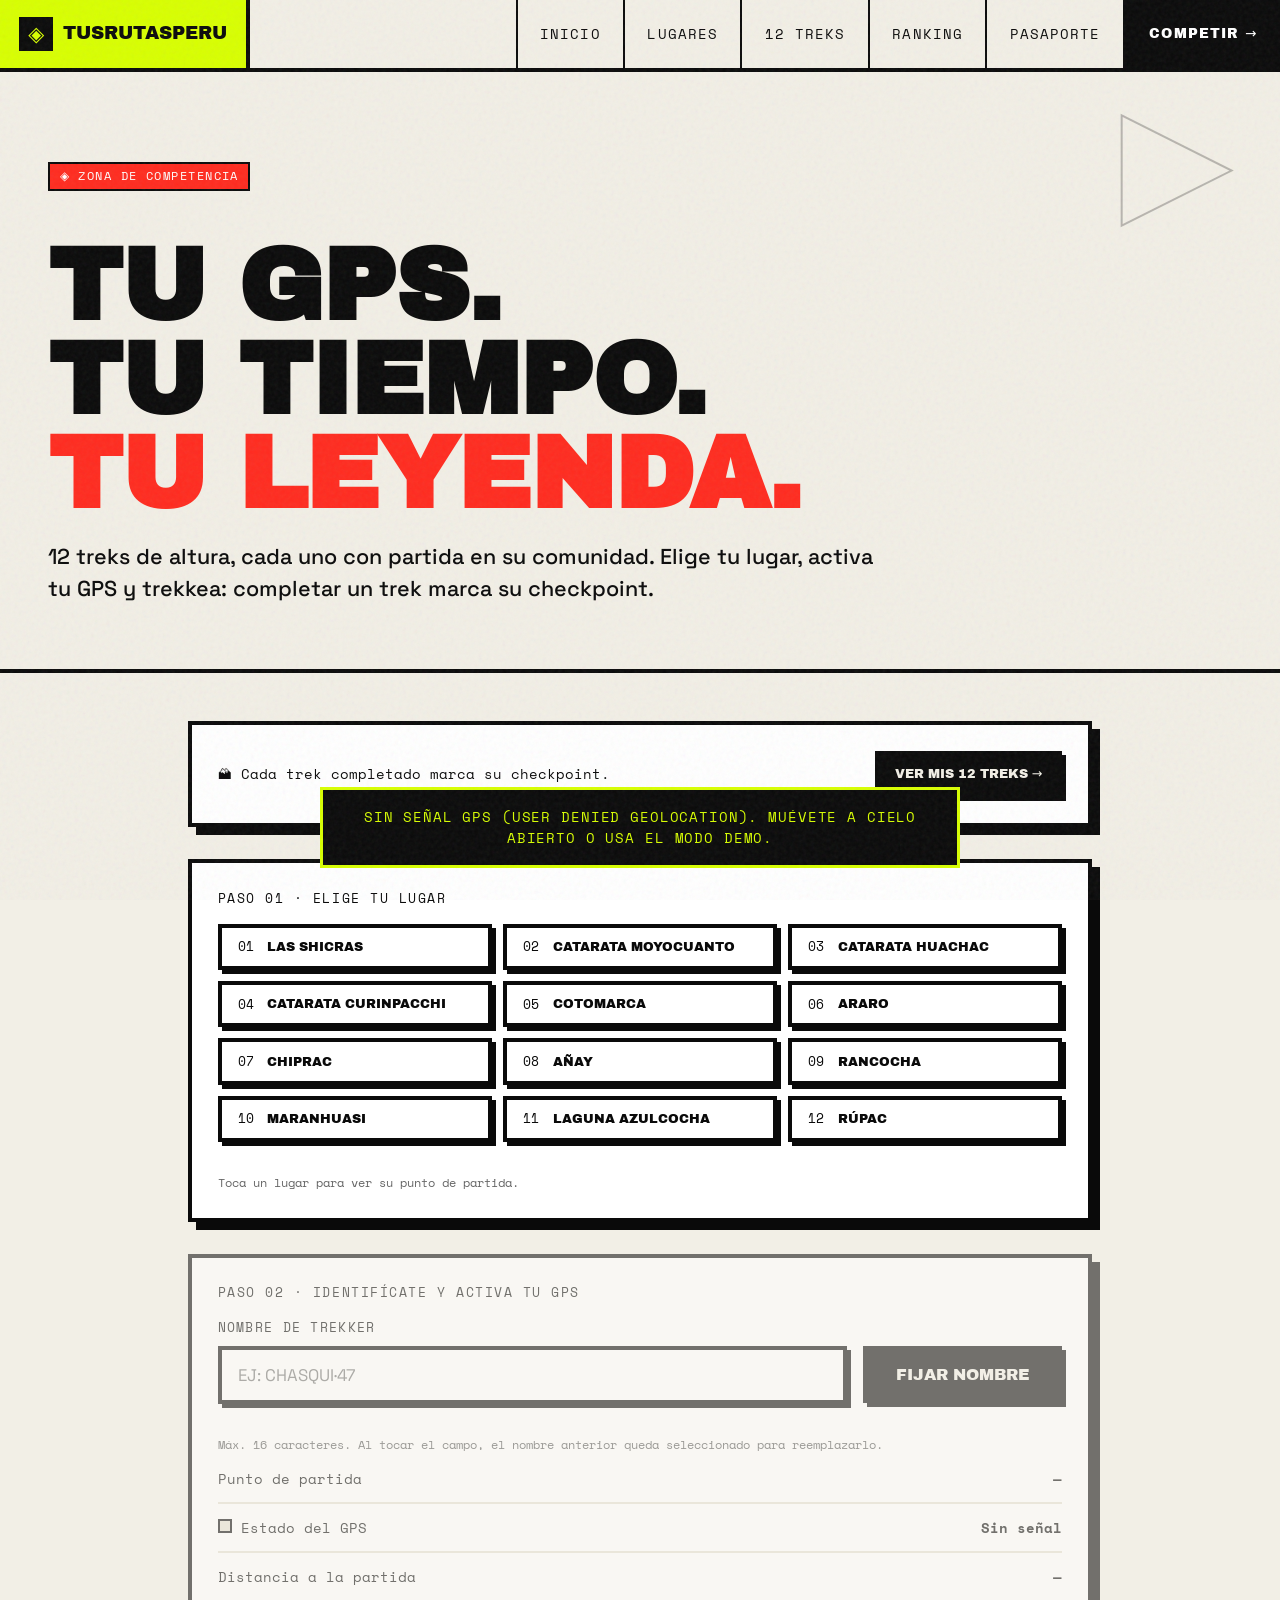
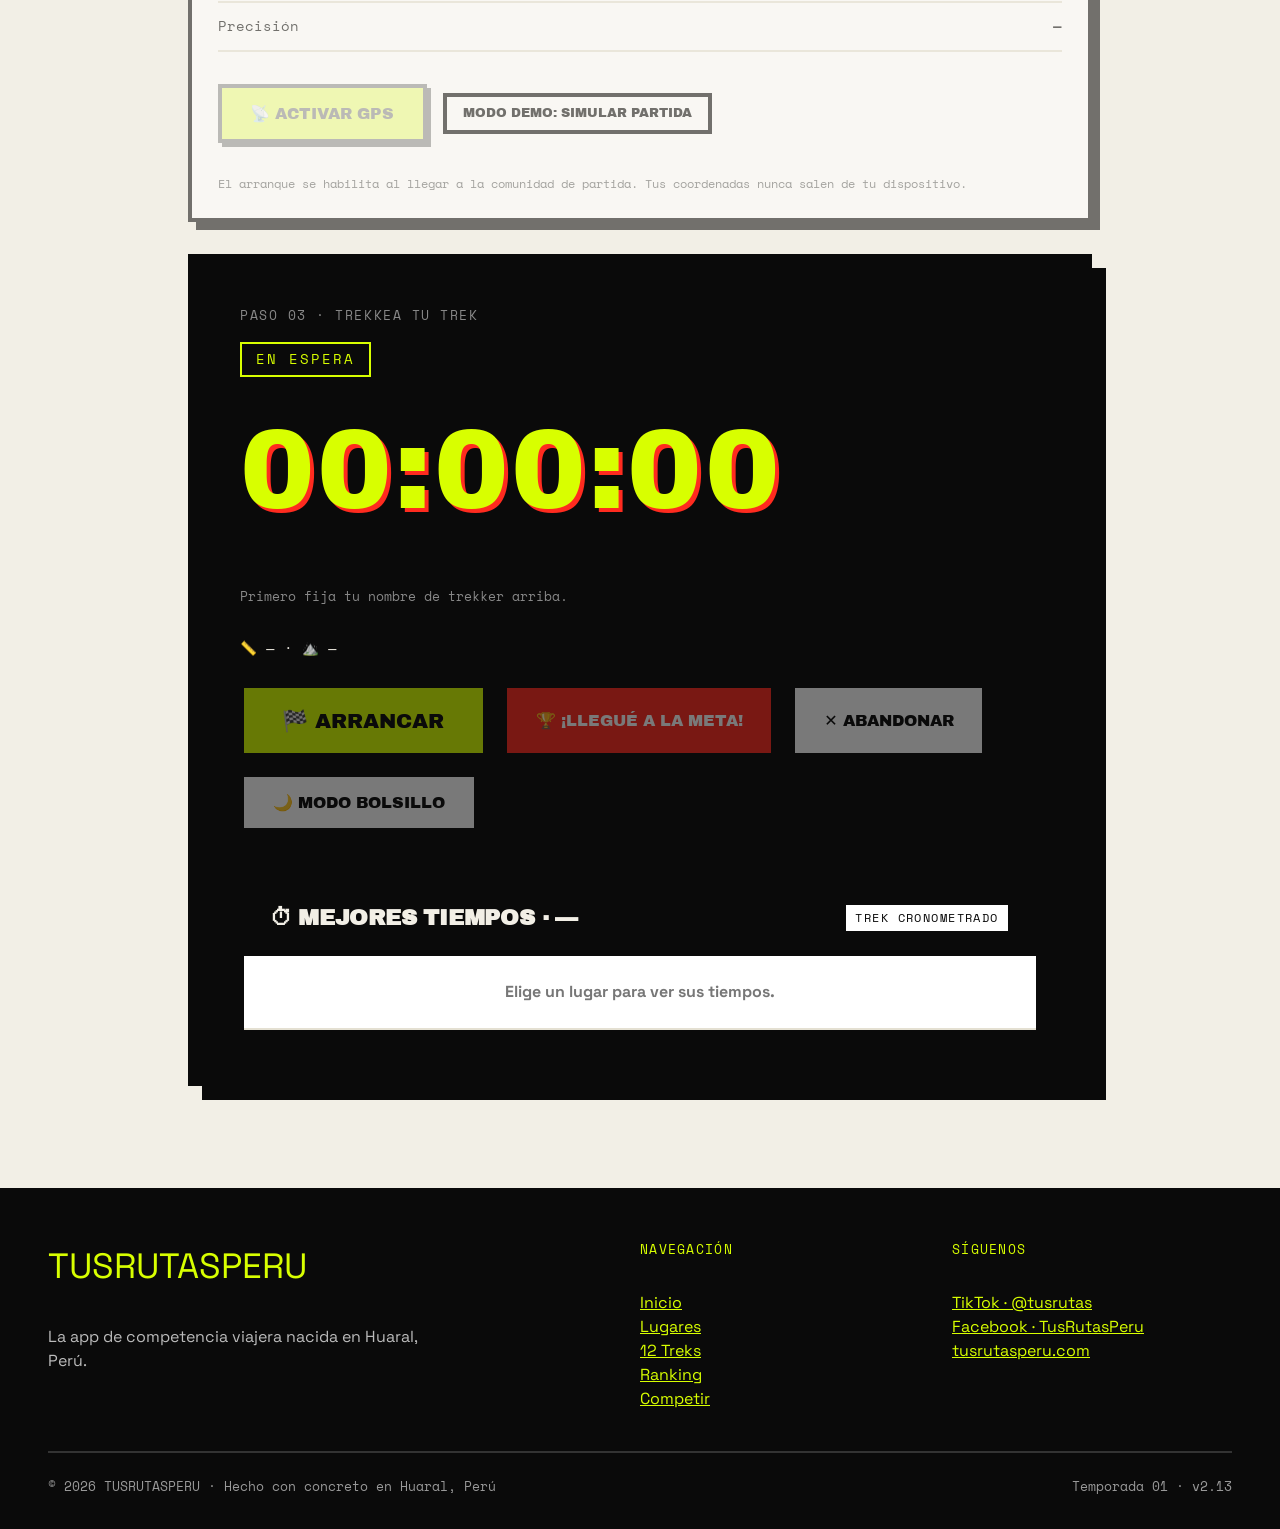
<file: competencia.html>
<!DOCTYPE html>
<html lang="es-PE">
<head>
<meta charset="UTF-8">
<meta name="viewport" content="width=device-width, initial-scale=1.0">
<title>Trek cronometrado — TUSRUTASPERU</title>
<meta name="description" content="Trek cronometrado por lugar en Huaral: activa tu GPS en la comunidad, corre el cronómetro y marca tu checkpoint. TUSRUTASPERU.">
<link rel="canonical" href="https://tusrutasperu.com/app/competencia.html">
<meta property="og:site_name" content="TUSRUTASPERU">
<meta property="og:type" content="website">
<meta property="og:locale" content="es_PE">
<meta property="og:url" content="https://tusrutasperu.com/app/competencia.html">
<meta property="og:title" content="Trek cronometrado — TUSRUTASPERU">
<meta property="og:description" content="Trek cronometrado por lugar en Huaral: activa tu GPS en la comunidad, corre el cronómetro y marca tu checkpoint. TUSRUTASPERU.">
<meta property="og:image" content="https://tusrutasperu.com/app/assets/img/hero-poster.webp">
<meta property="og:image:alt" content="TUSRUTASPERU — Trekkea la ruta. Conquista Huaral.">
<meta name="twitter:card" content="summary_large_image">
<meta name="twitter:title" content="Trek cronometrado — TUSRUTASPERU">
<meta name="twitter:description" content="Trek cronometrado por lugar en Huaral: activa tu GPS en la comunidad, corre el cronómetro y marca tu checkpoint. TUSRUTASPERU.">
<meta name="twitter:image" content="https://tusrutasperu.com/app/assets/img/hero-poster.webp">
<link rel="manifest" href="manifest.webmanifest">
<meta name="theme-color" content="#d8ff00">
<meta name="mobile-web-app-capable" content="yes">
<meta name="apple-mobile-web-app-capable" content="yes">
<meta name="apple-mobile-web-app-status-bar-style" content="black-translucent">
<meta name="apple-mobile-web-app-title" content="TUSRUTASPERU">
<link rel="apple-touch-icon" href="assets/img/icon-192.png?v=5">
<link rel="stylesheet" href="assets/fonts/fonts.css?v=5">
<link rel="stylesheet" href="assets/css/style.css?v=6">
<link rel="icon" href="data:image/svg+xml,<svg xmlns='http://www.w3.org/2000/svg' viewBox='0 0 100 100'><rect width='100' height='100' fill='%23d8ff00'/><text x='50' y='72' font-size='62' font-family='Arial Black' text-anchor='middle' fill='%23000'>T</text></svg>">
<noscript><style>.reveal{opacity:1!important;transform:none!important}</style></noscript>
</head>
<body>

<header class="site-header">
  <a class="brand" href="https://tusrutasperu.com/"><span class="brand-mark">◈</span> TUSRUTASPERU</a>
  <nav class="main-nav" id="mainNav">
    <a href="index.html">Inicio</a>
    <a href="lugares.html">Lugares</a>
    <a href="circuito.html">12 Treks</a>
    <a href="ranking.html">Ranking</a>
    <a href="pasaporte.html">Pasaporte</a>
    <a href="competencia.html" class="nav-cta">Competir →</a>
  </nav>
  <button class="burger" id="burger" aria-label="Abrir menú">☰</button>
</header>

<section class="page-head">
  <span class="head-index">▶</span>
  <div class="wrap">
    <span class="kicker mono tag" style="background:var(--blood);color:#fff;">◈ Zona de competencia</span>
    <h1 class="display-lg mt-2">TU GPS.<br>TU TIEMPO.<br><span class="text-blood">TU LEYENDA.</span></h1>
    <p class="lead">12 treks de altura, cada uno con partida en su comunidad. Elige tu lugar, activa tu GPS y trekkea: completar un trek marca su checkpoint.</p>
  </div>
</section>

<section class="section" style="padding-top:3rem;">
  <div class="wrap" style="max-width:1000px;">

    <div class="gps-panel reveal mb-2" style="display:flex;gap:1rem;align-items:center;justify-content:space-between;flex-wrap:wrap;">
      <p class="mono" style="font-size:.85rem;">🏔 Cada trek completado marca su checkpoint.</p>
      <a href="circuito.html" class="btn btn-dark btn-small">Ver mis 12 treks →</a>
    </div>

    <!-- CR PASO 1: LUGAR -->
    <div class="gps-panel reveal mb-2">
      <p class="mono" style="font-size:.8rem;text-transform:uppercase;letter-spacing:.12em;margin-bottom:1rem;">Paso 01 · Elige tu lugar</p>
      <div class="grid-3" id="crPlaceGrid" style="gap:.7rem;"></div>
      <p class="mono mt-2" style="font-size:.75rem;color:#666;" id="crPlaceHint">Toca un lugar para ver su punto de partida.</p>
    </div>

    <!-- CR PASO 2: TREKKER + GPS -->
    <div class="gps-panel reveal mb-2" id="crPanelGps" style="opacity:.55;">
      <p class="mono" style="font-size:.8rem;text-transform:uppercase;letter-spacing:.12em;margin-bottom:1rem;">Paso 02 · Identifícate y activa tu GPS</p>
      <div class="field" style="margin-bottom:1rem;">
        <label for="crRunnerName">Nombre de trekker</label>
        <div class="split">
          <input id="crRunnerName" type="text" maxlength="16" placeholder="Ej: CHASQUI·47" style="flex:1;min-width:220px;text-transform:uppercase;">
          <button class="btn btn-dark" id="crBtnRunner">Fijar nombre</button>
        </div>
      </div>
      <p class="mono mt-2" style="font-size:.78rem;color:#555;">Máx. 16 caracteres. Al tocar el campo, el nombre anterior queda seleccionado para reemplazarlo.</p>
      <p class="mt-2" id="crRunnerEcho" style="display:none;">Trekkeando como: <span class="runner-tag" id="crRunnerTag"></span></p>
      <div class="gps-row"><span>Punto de partida</span><strong id="crStartName">—</strong></div>
      <div class="gps-row"><span><span class="gps-dot" id="crDotGps"></span> Estado del GPS</span><strong id="crGpsStatus">Apagado</strong></div>
      <div class="gps-row"><span>Distancia a la partida</span><strong id="crGpsDist" class="mono">—</strong></div>
      <div class="gps-row"><span>Precisión</span><strong id="crGpsAcc" class="mono">—</strong></div>
      <div class="split mt-2">
        <button class="btn btn-primary" id="crBtnGps">📡 Activar GPS</button>
        <button class="btn btn-ghost btn-small" id="crBtnDemo" title="Para probar sin estar en la comunidad">Modo demo: simular partida</button>
      </div>
      <p class="mono mt-2" style="font-size:.75rem;color:#666;">El arranque se habilita al llegar a la comunidad de partida. Tus coordenadas nunca salen de tu dispositivo.</p>
    </div>

    <!-- CR PASO 3: CRONÓMETRO -->
    <div class="chrono reveal" id="crPanelChrono" style="opacity:.55;">
      <p class="mono" style="font-size:.8rem;text-transform:uppercase;letter-spacing:.12em;margin-bottom:1rem;color:#888;">Paso 03 · Trekkea tu trek</p>
      <span class="chrono-status" id="crChronoStatus">En espera</span>
      <div class="chrono-time" id="crChronoTime">00:00:00</div>
      <p class="mono mt-2" style="font-size:.8rem;color:#888;" id="crChronoSub">Elige un lugar y acércate a su comunidad.</p>
      <p class="mono mt-2" id="crTrackLive" style="font-size:.85rem;">📏 — · ⛰️ —</p>
      <div class="chrono-controls">
        <button class="btn btn-primary btn-big" id="crBtnStart" disabled>🏁 Arrancar</button>
        <button class="btn btn-danger" id="crBtnFinish" disabled>🏆 ¡Llegué a la meta!</button>
        <button class="btn btn-ghost" id="crBtnAbort" disabled>✕ Abandonar</button>
        <button class="btn btn-ghost" id="crBtnPocket" disabled>🌙 Modo bolsillo</button>
      </div>
      <div class="board mt-3">
        <div class="board-head"><h3>⏱ Mejores tiempos · <span id="crBoardPlace">—</span></h3><span class="tag">Trek cronometrado</span></div>
        <table><tbody id="crBoard"></tbody></table>
      </div>
    </div>

  </div>
</section>


<!-- MODAL REANUDAR TREK -->
<div class="modal-backdrop" id="modalResumeCrono">
  <div class="modal center" role="dialog" aria-modal="true" aria-labelledby="crResumeTitle">
    <span class="stamp acid">Trek en curso</span>
    <h2 class="display-sm mt-2" id="crResumeTitle">TIENES UNA<br>TREK ABIERTO</h2>
    <p class="lead mt-2" style="font-size:1rem;" id="crResumeInfo"></p>
    <p class="mono mt-2" style="font-size:.8rem;color:#555;">El cronómetro siguió corriendo mientras estabas fuera. Así son las carreras de expedición.</p>
    <div class="split mt-3" style="justify-content:center;">
      <button class="btn btn-primary" id="crBtnResume">▶ Reanudar</button>
      <button class="btn btn-ghost" id="crBtnDiscard">Descartar</button>
    </div>
  </div>
</div>

<!-- MODAL META -->
<div class="modal-backdrop" id="modalMeta">
  <div class="modal center" role="dialog" aria-modal="true" aria-labelledby="metaTitle">
    <button class="modal-close" data-close-modal="modalMeta" aria-label="Cerrar">✕</button>
    <span class="confetti-stamp">¡Meta!</span>
    <h2 class="display-sm mt-2" id="metaTitle">CONQUISTADOR<br>DE HUARAL</h2>
    <p class="lead mt-2" id="metaSummary" style="font-size:1rem;"></p>
    <div id="metaTrack"></div>
    <div class="board mt-2" style="box-shadow:var(--shadow-sm);">
      <table><tbody id="metaTable"></tbody></table>
    </div>
    <div class="mt-3" style="text-align:center;">
      <label class="btn btn-ghost" for="metaPhotoInput">📸 Sube tu foto para el ranking</label>
      <input type="file" id="metaPhotoInput" accept="image/*" hidden>
      <p class="mono mt-2" id="metaPhotoMsg" style="font-size:.8rem;color:#666;">Tu foto aparecerá junto a tu nombre en el ranking.</p>
    </div>
    <div class="split mt-3" style="justify-content:center;">
      <button class="btn btn-primary" id="btnShareResult">📤 Compartir resultado</button>
      <button class="btn btn-dark" id="btnDownloadResult">⬇ Descargar</button>
      <button class="btn btn-dark" id="btnPublishGlobal">🌐 Publicar en ranking global</button>
      <a href="ranking.html" class="btn btn-primary">Ver mi ranking →</a>
      <button class="btn" id="btnNewRace">↻ Nueva carrera</button>
      <button class="btn btn-ghost" data-close-modal="modalMeta">Seguir</button>
    </div>
  </div>
</div>

</div>

<footer class="site-footer">
  <div class="wrap">
    <div class="footer-grid">
      <div>
        <p class="display-sm" style="color:var(--acid);">TUSRUTASPERU</p>
        <p class="mt-2" style="max-width:38ch;color:#bbb;">La app de competencia viajera nacida en Huaral, Perú.</p>
      </div>
      <div>
        <p class="mono" style="color:var(--acid);text-transform:uppercase;letter-spacing:.1em;font-size:.8rem;">Navegación</p>
        <p class="mt-2"><a href="index.html">Inicio</a><br><a href="lugares.html">Lugares</a><br><a href="circuito.html">12 Treks</a><br><a href="ranking.html">Ranking</a><br><a href="competencia.html">Competir</a></p>
      </div>
      <div>
        <p class="mono" style="color:var(--acid);text-transform:uppercase;letter-spacing:.1em;font-size:.8rem;">Síguenos</p>
        <p class="mt-2"><a href="https://www.tiktok.com/@tusrutas" target="_blank" rel="noopener">TikTok · @tusrutas</a><br><a href="https://www.facebook.com/TusRutasPeru/" target="_blank" rel="noopener">Facebook · TusRutasPeru</a><br><a href="https://tusrutasperu.com/" target="_blank" rel="noopener">tusrutasperu.com</a></p>
      </div>
    </div>
    <div class="footer-bottom">
      <span>© <span data-year></span> TUSRUTASPERU · Hecho con concreto en Huaral, Perú</span>
      <span>Temporada 01 · v2.13</span>
    </div>
  </div>
</footer>

<!-- MODO BOLSILLO: pantalla negra, GPS grabando, mínimo consumo -->
<div id="pocketMode" hidden>
  <div class="pocket-inner">
    <p class="pocket-dot">● GRABANDO GPS · NO BLOQUEES EL CELULAR</p>
    <p class="pocket-time" id="pkTime">00:00:00</p>
    <p class="pocket-stats" id="pkStats">📏 0.00 km · 🛰️ 0 pts</p>
    <p class="pocket-hint" id="pkHint">Mantén presionada la pantalla 2 s para salir</p>
  </div>
</div>

<script src="assets/js/data.js?v=5"></script>
<script src="assets/js/app.js?v=5"></script>
<script src="assets/js/track.js?v=5"></script>
<script src="assets/js/contrarreloj.js?v=7"></script>
<script src="assets/js/share.js?v=5"></script>
<script src="assets/js/config.js?v=5"></script>
<script src="assets/js/global.js?v=5"></script>
</body>
</html>
</file>
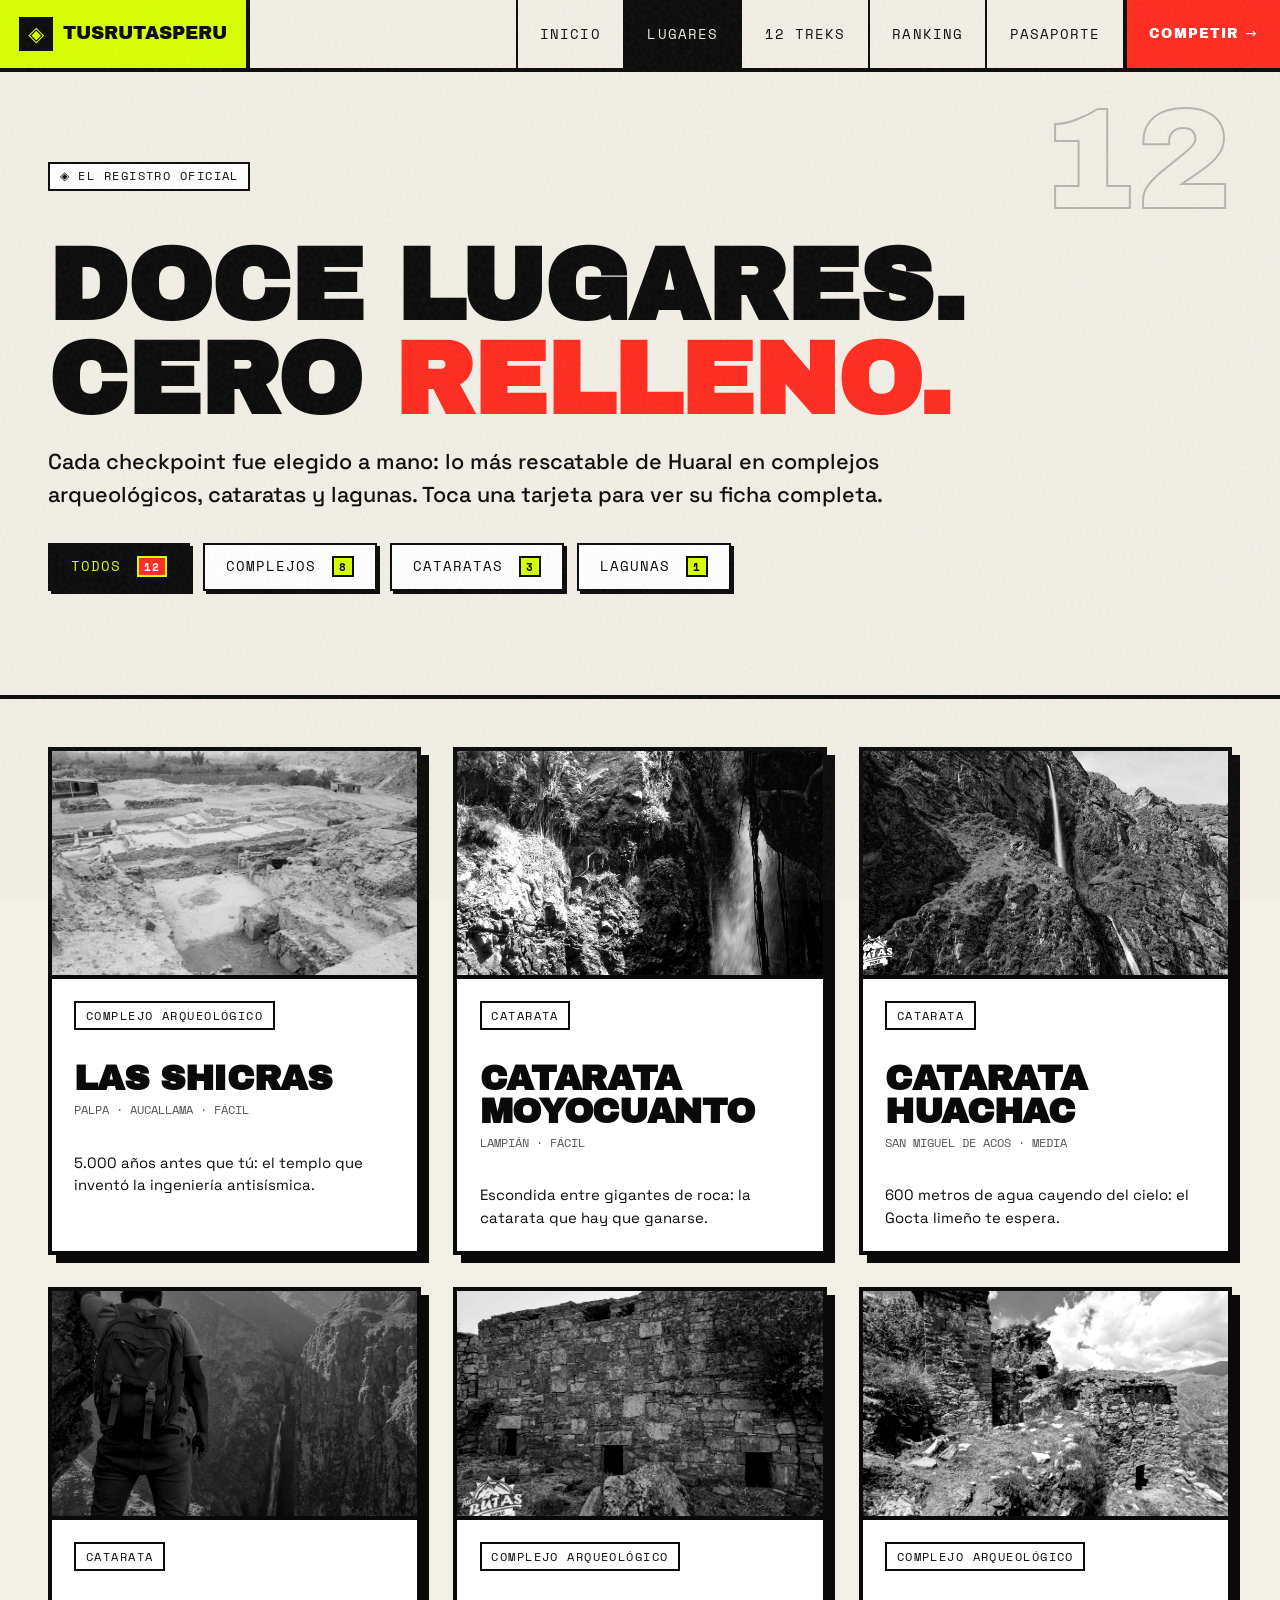
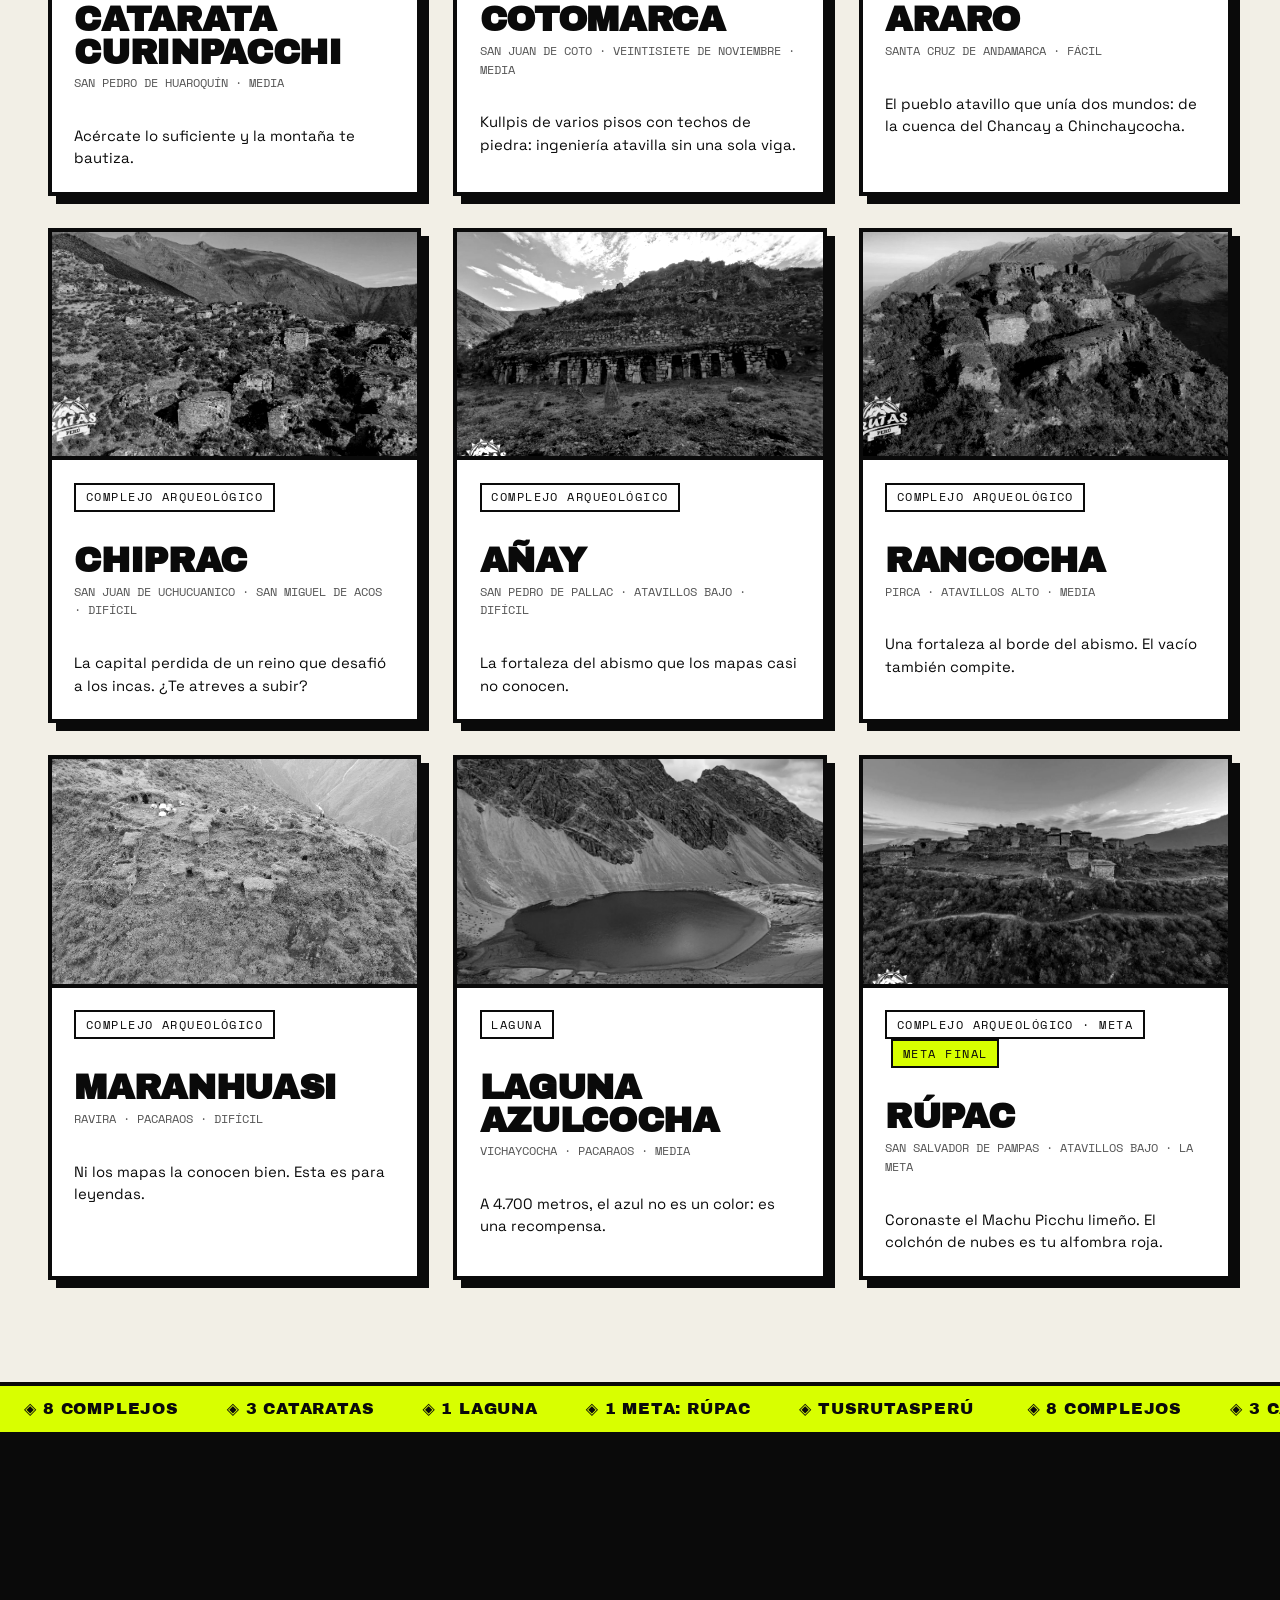
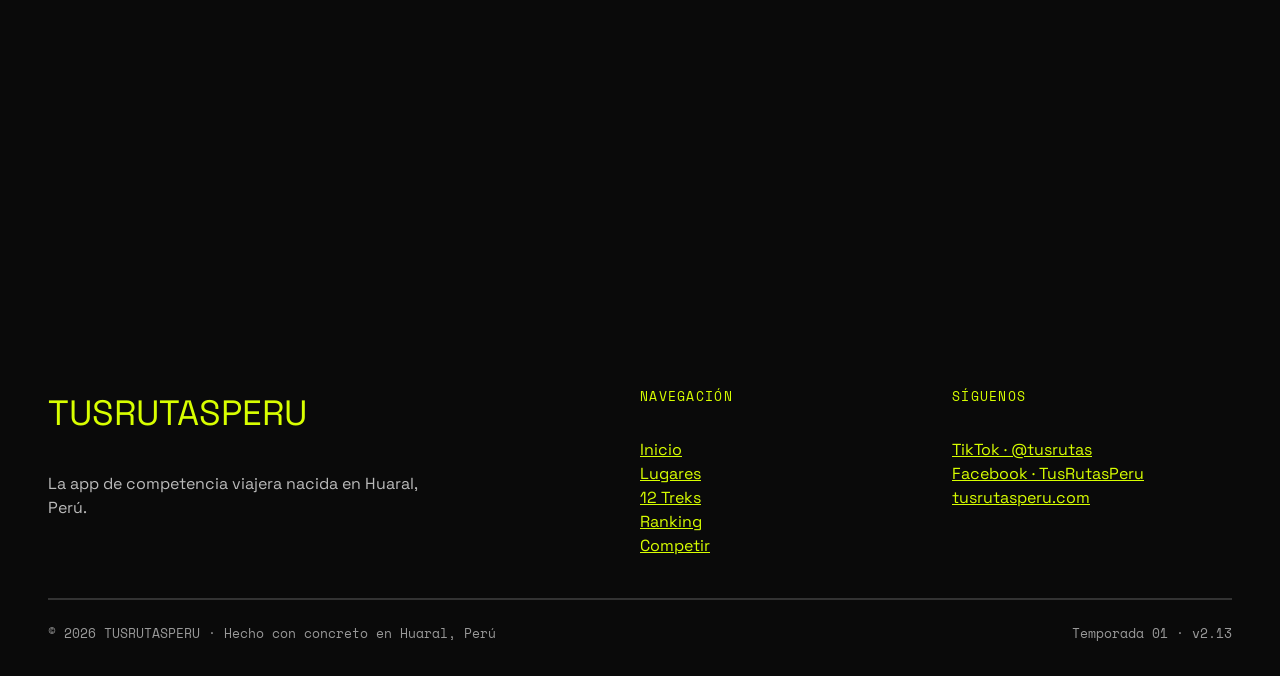
<file: lugares.html>
<!DOCTYPE html>
<html lang="es-PE">
<head>
<meta charset="UTF-8">
<meta name="viewport" content="width=device-width, initial-scale=1.0">
<title>Lugares de Huaral — TUSRUTASPERU</title>
<meta name="description" content="Los 12 lugares oficiales de TUSRUTASPERU: cataratas, lagunas altoandinas y complejos arqueológicos de Huaral, Lima. Elige tu próximo trek.">
<link rel="canonical" href="https://tusrutasperu.com/app/lugares.html">
<meta property="og:site_name" content="TUSRUTASPERU">
<meta property="og:type" content="website">
<meta property="og:locale" content="es_PE">
<meta property="og:url" content="https://tusrutasperu.com/app/lugares.html">
<meta property="og:title" content="Lugares de Huaral — TUSRUTASPERU">
<meta property="og:description" content="Los 12 lugares oficiales de TUSRUTASPERU: cataratas, lagunas altoandinas y complejos arqueológicos de Huaral, Lima. Elige tu próximo trek.">
<meta property="og:image" content="https://tusrutasperu.com/app/assets/img/hero-poster.webp">
<meta property="og:image:alt" content="TUSRUTASPERU — Trekkea la ruta. Conquista Huaral.">
<meta name="twitter:card" content="summary_large_image">
<meta name="twitter:title" content="Lugares de Huaral — TUSRUTASPERU">
<meta name="twitter:description" content="Los 12 lugares oficiales de TUSRUTASPERU: cataratas, lagunas altoandinas y complejos arqueológicos de Huaral, Lima. Elige tu próximo trek.">
<meta name="twitter:image" content="https://tusrutasperu.com/app/assets/img/hero-poster.webp">
<link rel="manifest" href="manifest.webmanifest">
<meta name="theme-color" content="#d8ff00">
<meta name="mobile-web-app-capable" content="yes">
<meta name="apple-mobile-web-app-capable" content="yes">
<meta name="apple-mobile-web-app-status-bar-style" content="black-translucent">
<meta name="apple-mobile-web-app-title" content="TUSRUTASPERU">
<link rel="apple-touch-icon" href="assets/img/icon-192.png?v=5">
<link rel="stylesheet" href="assets/fonts/fonts.css?v=5">
<link rel="stylesheet" href="assets/css/style.css?v=5">
<link rel="icon" href="data:image/svg+xml,<svg xmlns='http://www.w3.org/2000/svg' viewBox='0 0 100 100'><rect width='100' height='100' fill='%23d8ff00'/><text x='50' y='72' font-size='62' font-family='Arial Black' text-anchor='middle' fill='%23000'>T</text></svg>">
<noscript><style>.reveal{opacity:1!important;transform:none!important}</style></noscript>
</head>
<body>

<header class="site-header">
  <a class="brand" href="https://tusrutasperu.com/"><span class="brand-mark">◈</span> TUSRUTASPERU</a>
  <nav class="main-nav" id="mainNav">
    <a href="index.html">Inicio</a>
    <a href="lugares.html">Lugares</a>
    <a href="circuito.html">12 Treks</a>
    <a href="ranking.html">Ranking</a>
    <a href="pasaporte.html">Pasaporte</a>
    <a href="competencia.html" class="nav-cta">Competir →</a>
  </nav>
  <button class="burger" id="burger" aria-label="Abrir menú">☰</button>
</header>

<section class="page-head">
  <span class="head-index">12</span>
  <div class="wrap">
    <span class="kicker mono tag">◈ El registro oficial</span>
    <h1 class="display-lg mt-2">DOCE LUGARES.<br>CERO <span class="text-blood">RELLENO.</span></h1>
    <p class="lead">Cada checkpoint fue elegido a mano: lo más rescatable de Huaral en complejos arqueológicos, cataratas y lagunas. Toca una tarjeta para ver su ficha completa.</p>
    <div class="filters" id="filters">
      <button class="filter-btn active" data-filter="todos">Todos <span class="count">12</span></button>
      <button class="filter-btn" data-filter="complejo">Complejos <span class="count">8</span></button>
      <button class="filter-btn" data-filter="catarata">Cataratas <span class="count">3</span></button>
      <button class="filter-btn" data-filter="laguna">Lagunas <span class="count">1</span></button>
    </div>
  </div>
</section>

<section class="section" style="padding-top:3rem;">
  <div class="wrap">
    <div class="grid-3" id="placesGrid"></div>
  </div>
</section>

<div class="ticker acid">
  <div class="ticker-inner">
    <span>◈ 8 complejos</span><span>◈ 3 cataratas</span><span>◈ 1 laguna</span><span>◈ 1 meta: Rúpac</span><span>◈ TusRutasPerú</span>
  </div>
</div>

<section class="section bg-ink">
  <div class="wrap center reveal">
    <h2 class="display-md" style="color:var(--paper);">¿YA LOS CONOCES<br><span class="text-acid">TODOS?</span></h2>
    <p class="lead mt-2" style="color:#bbb;margin-inline:auto;">Entonces deja de leer y empieza a trekkear. El circuito te espera.</p>
    <div class="mt-3 split" style="justify-content:center;">
      <a href="circuito.html" class="btn">Ver mis 12 treks</a>
      <a href="competencia.html" class="btn btn-primary">Competir →</a>
    </div>
  </div>
</section>

<footer class="site-footer">
  <div class="wrap">
    <div class="footer-grid">
      <div>
        <p class="display-sm" style="color:var(--acid);">TUSRUTASPERU</p>
        <p class="mt-2" style="max-width:38ch;color:#bbb;">La app de competencia viajera nacida en Huaral, Perú.</p>
      </div>
      <div>
        <p class="mono" style="color:var(--acid);text-transform:uppercase;letter-spacing:.1em;font-size:.8rem;">Navegación</p>
        <p class="mt-2"><a href="index.html">Inicio</a><br><a href="lugares.html">Lugares</a><br><a href="circuito.html">12 Treks</a><br><a href="ranking.html">Ranking</a><br><a href="competencia.html">Competir</a></p>
      </div>
      <div>
        <p class="mono" style="color:var(--acid);text-transform:uppercase;letter-spacing:.1em;font-size:.8rem;">Síguenos</p>
        <p class="mt-2"><a href="https://www.tiktok.com/@tusrutas" target="_blank" rel="noopener">TikTok · @tusrutas</a><br><a href="https://www.facebook.com/TusRutasPeru/" target="_blank" rel="noopener">Facebook · TusRutasPeru</a><br><a href="https://tusrutasperu.com/" target="_blank" rel="noopener">tusrutasperu.com</a></p>
      </div>
    </div>
    <div class="footer-bottom">
      <span>© <span data-year></span> TUSRUTASPERU · Hecho con concreto en Huaral, Perú</span>
      <span>Temporada 01 · v2.13</span>
    </div>
  </div>
</footer>

<script src="assets/js/data.js?v=5"></script>
<script src="assets/js/app.js?v=5"></script>
<script>
(function () {
  const grid = document.getElementById("placesGrid");
  const io = new IntersectionObserver((es) => es.forEach(e => {
    if (e.isIntersecting) { e.target.classList.add("in"); io.unobserve(e.target); }
  }), { threshold: 0.08 });

  function render(filter) {
    const list = TRP.CIRCUIT.map(s => TRP.place(s)).filter(p => filter === "todos" || p.tipo === filter);
    grid.innerHTML = list.map((p) => {
      const idx = TRP.CIRCUIT.indexOf(p.slug) + 1;
      return `<a class="card reveal in" href="lugar/${p.slug}/" style="text-decoration:none;color:inherit;">
        <div class="card-img">
          <span class="card-num">${p.esMeta ? "🏆" : String(idx).padStart(2, "0")}</span>
          <img src="${p.img}" alt="${p.alt || p.nombre}" loading="lazy">
        </div>
        <div class="card-body">
          <span class="tag">${p.tipoLabel}</span>
          ${p.esMeta ? '<span class="tag" style="background:var(--acid);margin-left:.4rem;">Meta final</span>' : ""}
          <h3 class="display-sm mt-2">${p.nombre}</h3>
          <p class="mono" style="font-size:.78rem;color:#555;margin-top:.4rem;">${p.distrito.toUpperCase()} · ${p.dificultad.toUpperCase()}</p>
          <p class="mt-2" style="font-size:.93rem;">${p.gancho}</p>
        </div>
      </a>`;
    }).join("");
  }

  render("todos");
  document.getElementById("filters").addEventListener("click", (e) => {
    const btn = e.target.closest(".filter-btn");
    if (!btn) return;
    document.querySelectorAll(".filter-btn").forEach(b => b.classList.remove("active"));
    btn.classList.add("active");
    render(btn.dataset.filter);
    TRPToast.show("Filtro: " + btn.textContent.trim().split("\n")[0]);
  });
})();
</script>
</body>
</html>
</file>
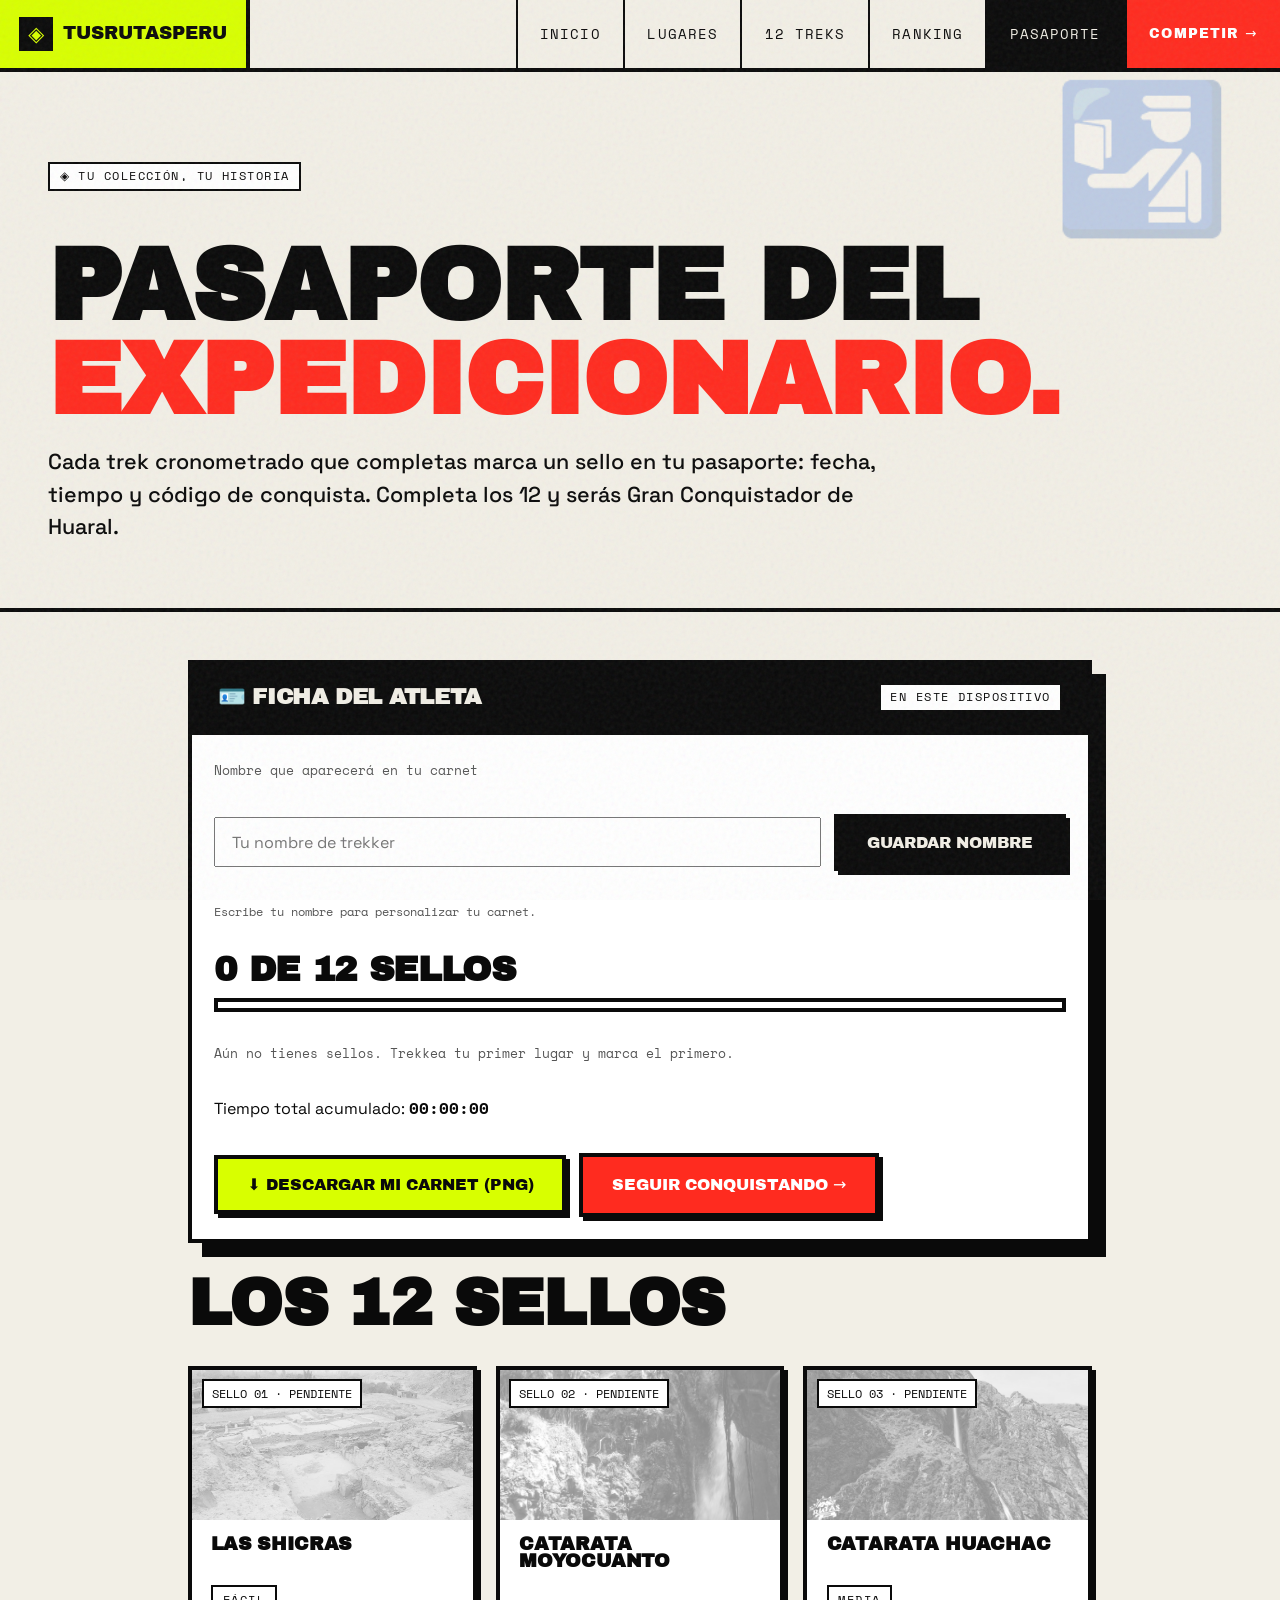
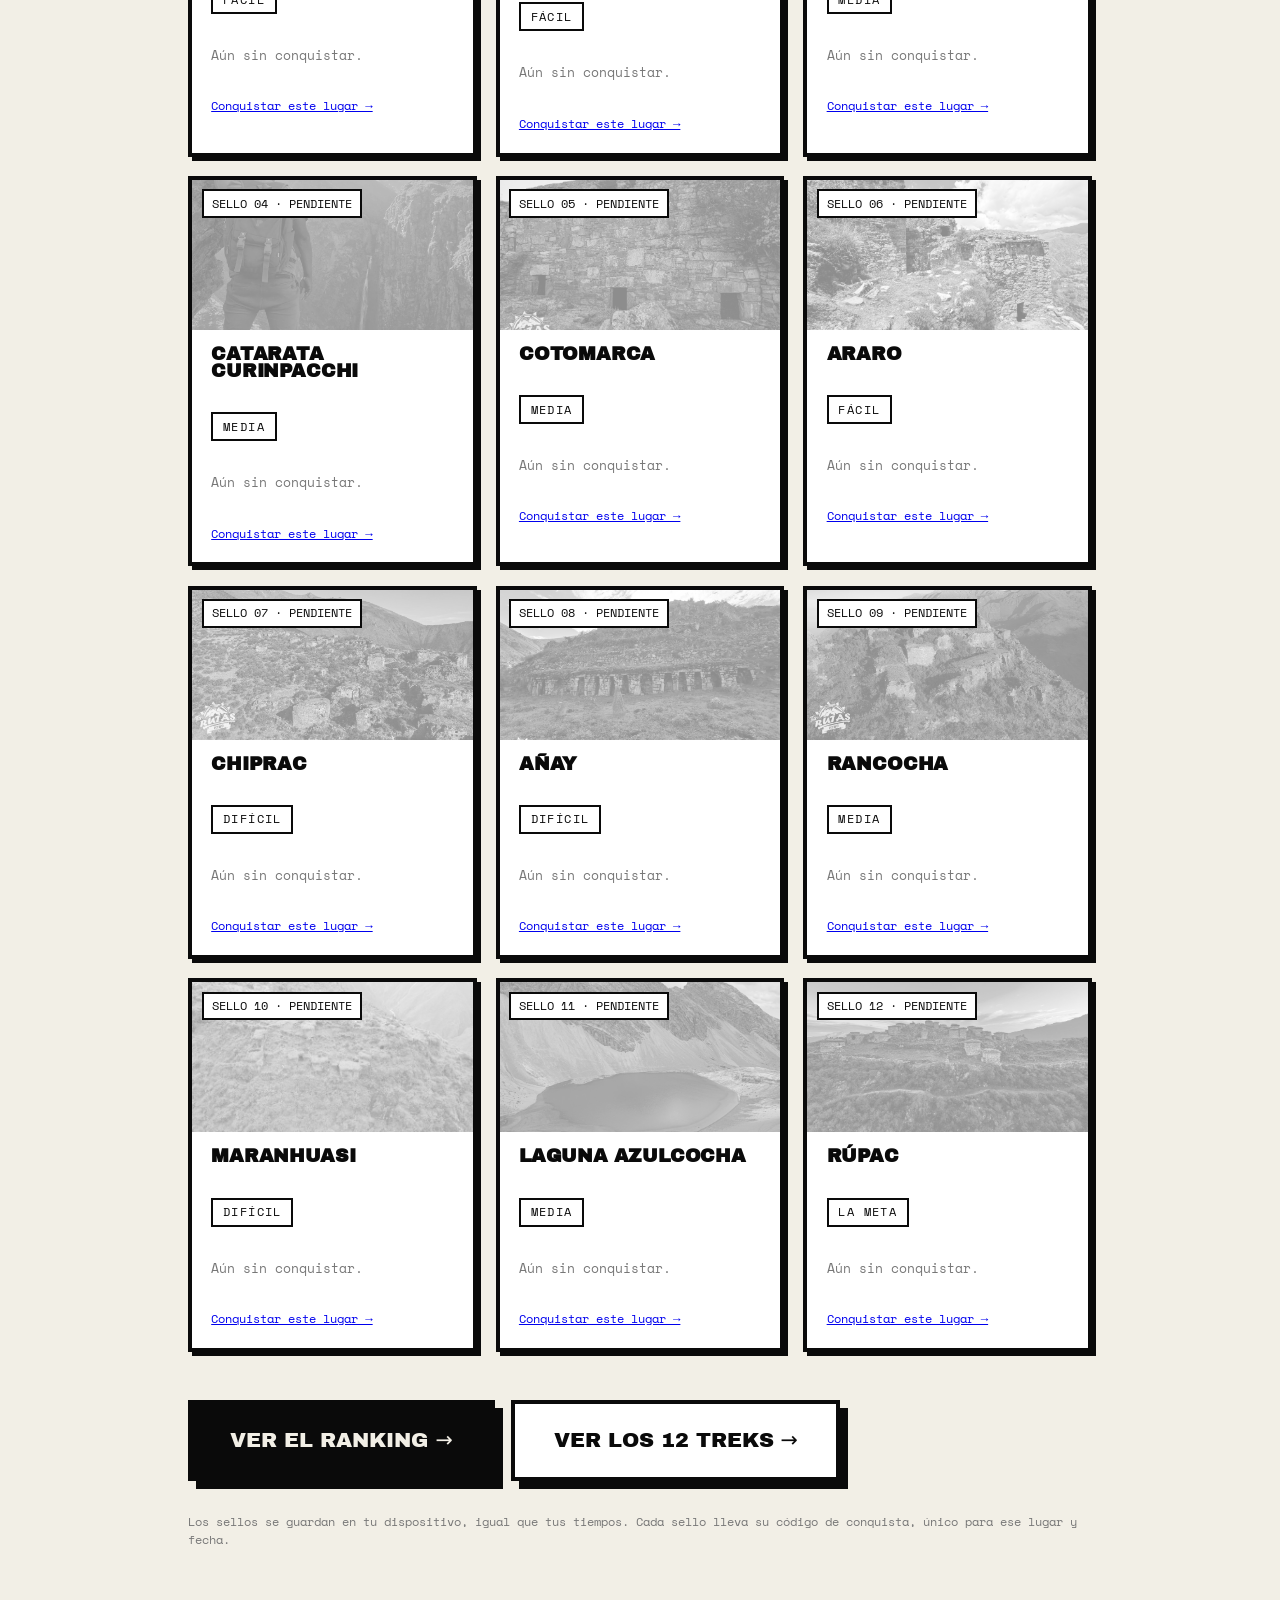
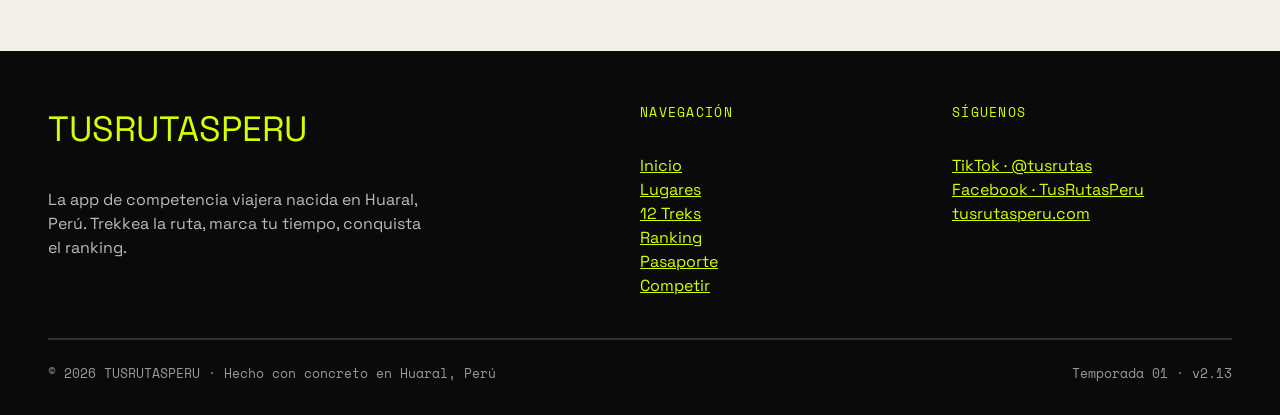
<file: pasaporte.html>
<!DOCTYPE html>
<html lang="es-PE">
<head>
<meta charset="UTF-8">
<meta name="viewport" content="width=device-width, initial-scale=1.0">
<title>Pasaporte del expedicionario — TUSRUTASPERU</title>
<meta name="description" content="Tu pasaporte de expedicionario TUSRUTASPERU: 12 sellos, uno por cada lugar conquistado, con fecha, tiempo y código de conquista. Y tu carnet descargable.">
<link rel="canonical" href="https://tusrutasperu.com/app/pasaporte.html">
<meta property="og:site_name" content="TUSRUTASPERU">
<meta property="og:type" content="website">
<meta property="og:locale" content="es_PE">
<meta property="og:url" content="https://tusrutasperu.com/app/pasaporte.html">
<meta property="og:title" content="Pasaporte del expedicionario — TUSRUTASPERU">
<meta property="og:description" content="Tu pasaporte de expedicionario TUSRUTASPERU: 12 sellos, uno por cada lugar conquistado, con fecha, tiempo y código de conquista.">
<meta property="og:image" content="https://tusrutasperu.com/app/assets/img/hero-poster.webp">
<meta property="og:image:alt" content="TUSRUTASPERU — Trekkea la ruta. Conquista Huaral.">
<meta name="twitter:card" content="summary_large_image">
<meta name="twitter:title" content="Pasaporte del expedicionario — TUSRUTASPERU">
<meta name="twitter:description" content="Tu pasaporte de expedicionario TUSRUTASPERU: 12 sellos, uno por cada lugar conquistado, con fecha, tiempo y código de conquista.">
<meta name="twitter:image" content="https://tusrutasperu.com/app/assets/img/hero-poster.webp">
<link rel="manifest" href="manifest.webmanifest">
<meta name="theme-color" content="#d8ff00">
<meta name="mobile-web-app-capable" content="yes">
<meta name="apple-mobile-web-app-capable" content="yes">
<meta name="apple-mobile-web-app-status-bar-style" content="black-translucent">
<meta name="apple-mobile-web-app-title" content="TUSRUTASPERU">
<link rel="apple-touch-icon" href="assets/img/icon-192.png?v=5">
<link rel="stylesheet" href="assets/fonts/fonts.css?v=5">
<link rel="stylesheet" href="assets/css/style.css?v=5">
<link rel="icon" href="data:image/svg+xml,<svg xmlns='http://www.w3.org/2000/svg' viewBox='0 0 100 100'><rect width='100' height='100' fill='%23d8ff00'/><text x='50' y='72' font-size='62' font-family='Arial Black' text-anchor='middle' fill='%23000'>T</text></svg>">
<noscript><style>.reveal{opacity:1!important;transform:none!important}</style></noscript>
</head>
<body>

<header class="site-header">
  <a class="brand" href="https://tusrutasperu.com/"><span class="brand-mark">◈</span> TUSRUTASPERU</a>
  <nav class="main-nav" id="mainNav">
    <a href="index.html">Inicio</a>
    <a href="lugares.html">Lugares</a>
    <a href="circuito.html">12 Treks</a>
    <a href="ranking.html">Ranking</a>
    <a href="pasaporte.html">Pasaporte</a>
    <a href="competencia.html" class="nav-cta">Competir →</a>
  </nav>
  <button class="burger" id="burger" aria-label="Abrir menú">☰</button>
</header>

<section class="page-head">
  <span class="head-index">🛂</span>
  <div class="wrap">
    <span class="kicker mono tag">◈ Tu colección, tu historia</span>
    <h1 class="display-lg mt-2">PASAPORTE DEL<br><span class="text-blood">EXPEDICIONARIO.</span></h1>
    <p class="lead">Cada trek cronometrado que completas marca un sello en tu pasaporte: fecha, tiempo y código de conquista. Completa los 12 y serás Gran Conquistador de Huaral.</p>
  </div>
</section>

<section class="section" style="padding-top:3rem;">
  <div class="wrap" style="max-width:1000px;">

    <!-- Ficha del atleta -->
    <div class="board reveal mb-2">
      <div class="board-head"><h3>🪪 Ficha del atleta</h3><span class="tag">En este dispositivo</span></div>
      <div style="padding:1.4rem;">
        <label class="mono" for="ppName" style="font-size:.8rem;color:#555;">Nombre que aparecerá en tu carnet</label>
        <div class="split mt-2" style="gap:.8rem;justify-content:flex-start;">
          <input id="ppName" type="text" maxlength="30" placeholder="Tu nombre de trekker"
                 style="flex:1;min-width:180px;padding:.8rem 1rem;font-size:1rem;font-family:inherit;">
          <button class="btn btn-dark" id="ppSave">Guardar nombre</button>
        </div>
        <p class="mono mt-2" style="font-size:.78rem;color:#555;" id="ppNameNote"></p>
        <div class="mt-2">
          <h3 class="display-sm"><span id="ppCount">0</span> de 12 sellos</h3>
          <div style="height:14px;border:var(--border);margin-top:.8rem;background:#fff;"><div id="ppBar" style="height:100%;width:0%;background:var(--acid);"></div></div>
          <p class="mt-2 mono" style="font-size:.8rem;color:#555;" id="ppMsg"></p>
        </div>
        <div id="ppConquistador" class="mt-2"></div>
        <p class="mt-2">Tiempo total acumulado: <strong class="mono" id="ppTotal">00:00:00</strong></p>
        <div class="split mt-2" style="gap:.8rem;justify-content:flex-start;">
          <button class="btn btn-primary" id="ppDownload">⬇ Descargar mi carnet (PNG)</button>
          <a href="competencia.html?modo=trek" class="btn btn-danger">Seguir conquistando →</a>
        </div>
      </div>
    </div>

    <!-- Sellos -->
    <h2 class="display-md reveal mb-2">LOS 12 SELLOS</h2>
    <div id="ppStamps" style="display:grid;grid-template-columns:repeat(auto-fill,minmax(260px,1fr));gap:1.2rem;"></div>

    <div class="split mt-3 reveal">
      <a href="ranking.html" class="btn btn-dark btn-big">Ver el ranking →</a>
      <a href="circuito.html" class="btn btn-big">Ver los 12 treks →</a>
    </div>
    <p class="mono mt-2" style="font-size:.75rem;color:#777;">Los sellos se guardan en tu dispositivo, igual que tus tiempos. Cada sello lleva su código de conquista, único para ese lugar y fecha.</p>

  </div>
</section>

<footer class="site-footer">
  <div class="wrap">
    <div class="footer-grid">
      <div>
        <p class="display-sm" style="color:var(--acid);">TUSRUTASPERU</p>
        <p class="mt-2" style="max-width:38ch;color:#bbb;">La app de competencia viajera nacida en Huaral, Perú. Trekkea la ruta, marca tu tiempo, conquista el ranking.</p>
      </div>
      <div>
        <p class="mono" style="color:var(--acid);text-transform:uppercase;letter-spacing:.1em;font-size:.8rem;">Navegación</p>
        <p class="mt-2"><a href="index.html">Inicio</a><br><a href="lugares.html">Lugares</a><br><a href="circuito.html">12 Treks</a><br><a href="ranking.html">Ranking</a><br><a href="pasaporte.html">Pasaporte</a><br><a href="competencia.html">Competir</a></p>
      </div>
      <div>
        <p class="mono" style="color:var(--acid);text-transform:uppercase;letter-spacing:.1em;font-size:.8rem;">Síguenos</p>
        <p class="mt-2"><a href="https://www.tiktok.com/@tusrutas" target="_blank" rel="noopener">TikTok · @tusrutas</a><br><a href="https://www.facebook.com/TusRutasPeru/" target="_blank" rel="noopener">Facebook · TusRutasPeru</a><br><a href="https://tusrutasperu.com/" target="_blank" rel="noopener">tusrutasperu.com</a></p>
      </div>
    </div>
    <div class="footer-bottom">
      <span>© <span data-year></span> TUSRUTASPERU · Hecho con concreto en Huaral, Perú</span>
      <span>Temporada 01 · v2.13</span>
    </div>
  </div>
</footer>

<script src="assets/js/data.js?v=5"></script>
<script src="assets/js/app.js?v=5"></script>
<script>
(function () {
  const NAME_KEY = "trp_athlete_name";
  const treks = TRPRanking.treks();
  const places = TRP.PLACES;
  const n = Object.keys(treks).length;
  const totalMs = TRPRanking.treksTotalMs();

  /* Nombre: guardado, o el del trek más reciente, o TREKKER. */
  const latestRunner = Object.values(treks).sort((a, b) => String(b.date || "").localeCompare(String(a.date || "")))[0];
  const savedName = localStorage.getItem(NAME_KEY) || (latestRunner && latestRunner.runner) || "";
  const nameInput = document.getElementById("ppName");
  nameInput.value = savedName;
  const note = document.getElementById("ppNameNote");
  note.textContent = savedName ? "Nombre guardado en este dispositivo." : "Escribe tu nombre para personalizar tu carnet.";
  document.getElementById("ppSave").addEventListener("click", () => {
    const v = nameInput.value.trim();
    if (!v) { note.textContent = "Escribe un nombre primero."; return; }
    localStorage.setItem(NAME_KEY, v);
    note.textContent = "Nombre guardado. ✔";
  });

  /* Progreso */
  document.getElementById("ppCount").textContent = n;
  document.getElementById("ppBar").style.width = (n / 12 * 100) + "%";
  document.getElementById("ppMsg").textContent = n === 0
    ? "Aún no tienes sellos. Trekkea tu primer lugar y marca el primero."
    : (n === 12 ? "¡Colección completa! Eres Gran Conquistador de Huaral. 🏆"
                : `Te faltan ${12 - n} sellos para el título de Gran Conquistador.`);
  document.getElementById("ppTotal").textContent = TRP.formatMs(totalMs);
  if (n === 12) {
    const lastDate = Object.values(treks).map(t => t.date || "").sort().pop();
    document.getElementById("ppConquistador").innerHTML =
      `<p class="display-sm" style="background:var(--acid);border:var(--border);padding:.8rem 1rem;">🏆 GRAN CONQUISTADOR DE HUARAL${lastDate ? ` · Último sello: ${lastDate}` : ""}</p>`;
  }

  /* Sellos */
  document.getElementById("ppStamps").innerHTML = places.map((p, i) => {
    const t = treks[p.slug];
    const code = t ? (t.code || TRPRanking.conquestCode(p.slug, t.date)) : null;
    return `
    <article style="border:var(--border);box-shadow:var(--shadow-sm);background:#fff;overflow:hidden;">
      <div style="position:relative;">
        <img src="${p.img}" alt="${TRPEscape(p.alt || p.nombre)}" loading="lazy" style="width:100%;height:150px;object-fit:cover;display:block;${t ? "" : "filter:grayscale(1) opacity(.45);"}">
        <span class="mono" style="position:absolute;top:.6rem;left:.6rem;background:${t ? "var(--acid)" : "#fff"};border:var(--border-thin);padding:.2rem .5rem;font-size:.75rem;">${t ? "✔ SELLO " + String(i + 1).padStart(2, "0") : "SELLO " + String(i + 1).padStart(2, "0") + " · PENDIENTE"}</span>
      </div>
      <div style="padding:1rem 1.2rem 1.2rem;">
        <h3 style="margin:0;">${TRPEscape(p.nombre)}</h3>
        <div class="mt-2">
          <span class="tag">${TRPEscape(p.dificultad)}</span>
          ${t ? `<span class="tag">${TRP.formatMsShort(t.ms)}</span>` : ""}
        </div>
        ${t
          ? `<p class="mono mt-2" style="font-size:.8rem;">Fecha: ${TRPEscape(t.date || "—")}<br>Código: <strong>${TRPEscape(code)}</strong></p>
             <p class="mono mt-2" style="font-size:.78rem;"><a href="competencia.html?modo=trek&lugar=${p.slug}">Mejorar mi tiempo →</a></p>`
          : `<p class="mono mt-2" style="font-size:.8rem;color:#777;">Aún sin conquistar.</p>
             <p class="mono mt-2" style="font-size:.78rem;"><a href="competencia.html?modo=trek&lugar=${p.slug}">Conquistar este lugar →</a></p>`}
      </div>
    </article>`;
  }).join("");

  /* Carnet PNG 1080×1080 */
  document.getElementById("ppDownload").addEventListener("click", () => {
    const name = (nameInput.value.trim() || localStorage.getItem(NAME_KEY) || "TREKKER").toUpperCase().slice(0, 30);
    const c = document.createElement("canvas");
    c.width = 1080; c.height = 1080;
    const x = c.getContext("2d");
    x.fillStyle = "#0a0a0a"; x.fillRect(0, 0, 1080, 1080);
    x.strokeStyle = "#d8ff00"; x.lineWidth = 10; x.strokeRect(24, 24, 1032, 1032);
    x.textAlign = "center";
    x.fillStyle = "#d8ff00"; x.font = "900 64px Arial Black, sans-serif";
    x.fillText("TUSRUTASPERU", 540, 130);
    x.fillStyle = "#f2efe6"; x.font = "700 40px Arial, sans-serif";
    x.fillText("PASAPORTE DEL EXPEDICIONARIO", 540, 195);
    x.fillStyle = "#d8ff00"; x.font = "900 84px Arial Black, sans-serif";
    x.fillText(name, 540, 300);
    x.fillStyle = "#f2efe6"; x.font = "700 56px Arial, sans-serif";
    x.fillText(n + " / 12 SELLOS", 540, 380);
    /* Rejilla 4×3 de sellos */
    const cw = 210, ch = 120, gx = 540 - (4 * cw + 3 * 24) / 2, gy = 430;
    places.forEach((p, i) => {
      const col = i % 4, row = Math.floor(i / 4);
      const bx = gx + col * (cw + 24), by = gy + row * (ch + 24);
      const t = treks[p.slug];
      if (t) {
        x.fillStyle = "#d8ff00"; x.fillRect(bx, by, cw, ch);
        x.fillStyle = "#0a0a0a";
      } else {
        x.strokeStyle = "#555"; x.lineWidth = 3; x.strokeRect(bx, by, cw, ch);
        x.fillStyle = "#888";
      }
      x.font = "900 44px Arial Black, sans-serif";
      x.fillText(String(i + 1).padStart(2, "0"), bx + cw / 2, by + 52);
      /* Etiqueta distintiva: se quita solo el prefijo genérico (Catarata/Laguna)
         y se conserva el resto (ñ, tildes y nombres compuestos). Auto-ajuste
         de fuente para que ninguna etiqueta se corte en la celda. */
      const label = p.nombre.replace(/^(Catarata|Laguna)\s+/i, "").toUpperCase();
      let fs = 24;
      x.font = `700 ${fs}px Arial, sans-serif`;
      while (fs > 14 && x.measureText(label).width > cw - 16) { fs -= 2; x.font = `700 ${fs}px Arial, sans-serif`; }
      x.fillText(label, bx + cw / 2, by + 90);
    });
    const ty = gy + 3 * ch + 2 * 24 + 70;
    x.fillStyle = "#f2efe6"; x.font = "700 40px Arial, sans-serif";
    x.fillText("TIEMPO TOTAL: " + TRP.formatMs(totalMs), 540, ty);
    if (n === 12) {
      x.fillStyle = "#ff2b1f"; x.fillRect(140, ty + 30, 800, 64);
      x.fillStyle = "#fff"; x.font = "900 36px Arial Black, sans-serif";
      x.fillText("🏆 GRAN CONQUISTADOR DE HUARAL", 540, ty + 74);
    }
    x.fillStyle = "#888"; x.font = "400 30px Arial, sans-serif";
    x.fillText("tusrutasperu.com/app", 540, 1010);
    const a = document.createElement("a");
    a.download = "pasaporte-tusrutasperu.png";
    a.href = c.toDataURL("image/png");
    a.click();
  });
})();
</script>
</body>
</html>
</file>
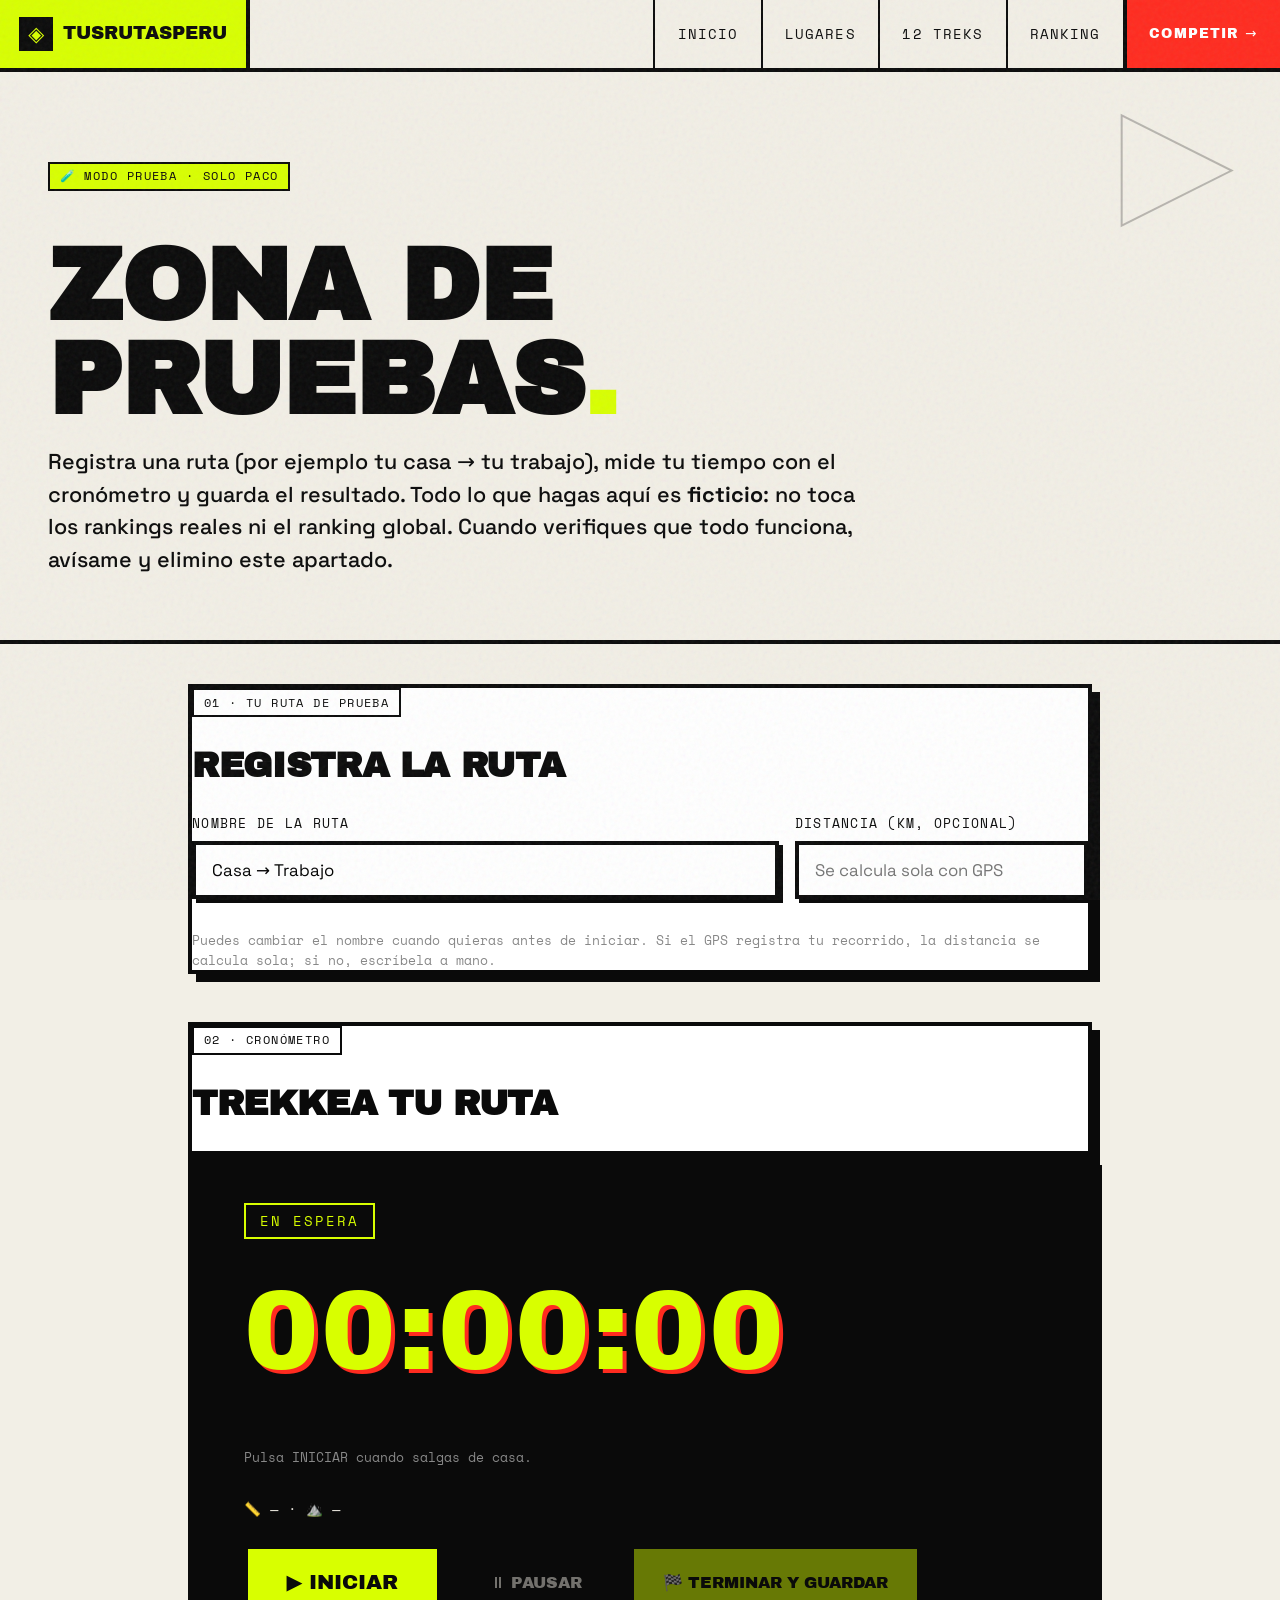
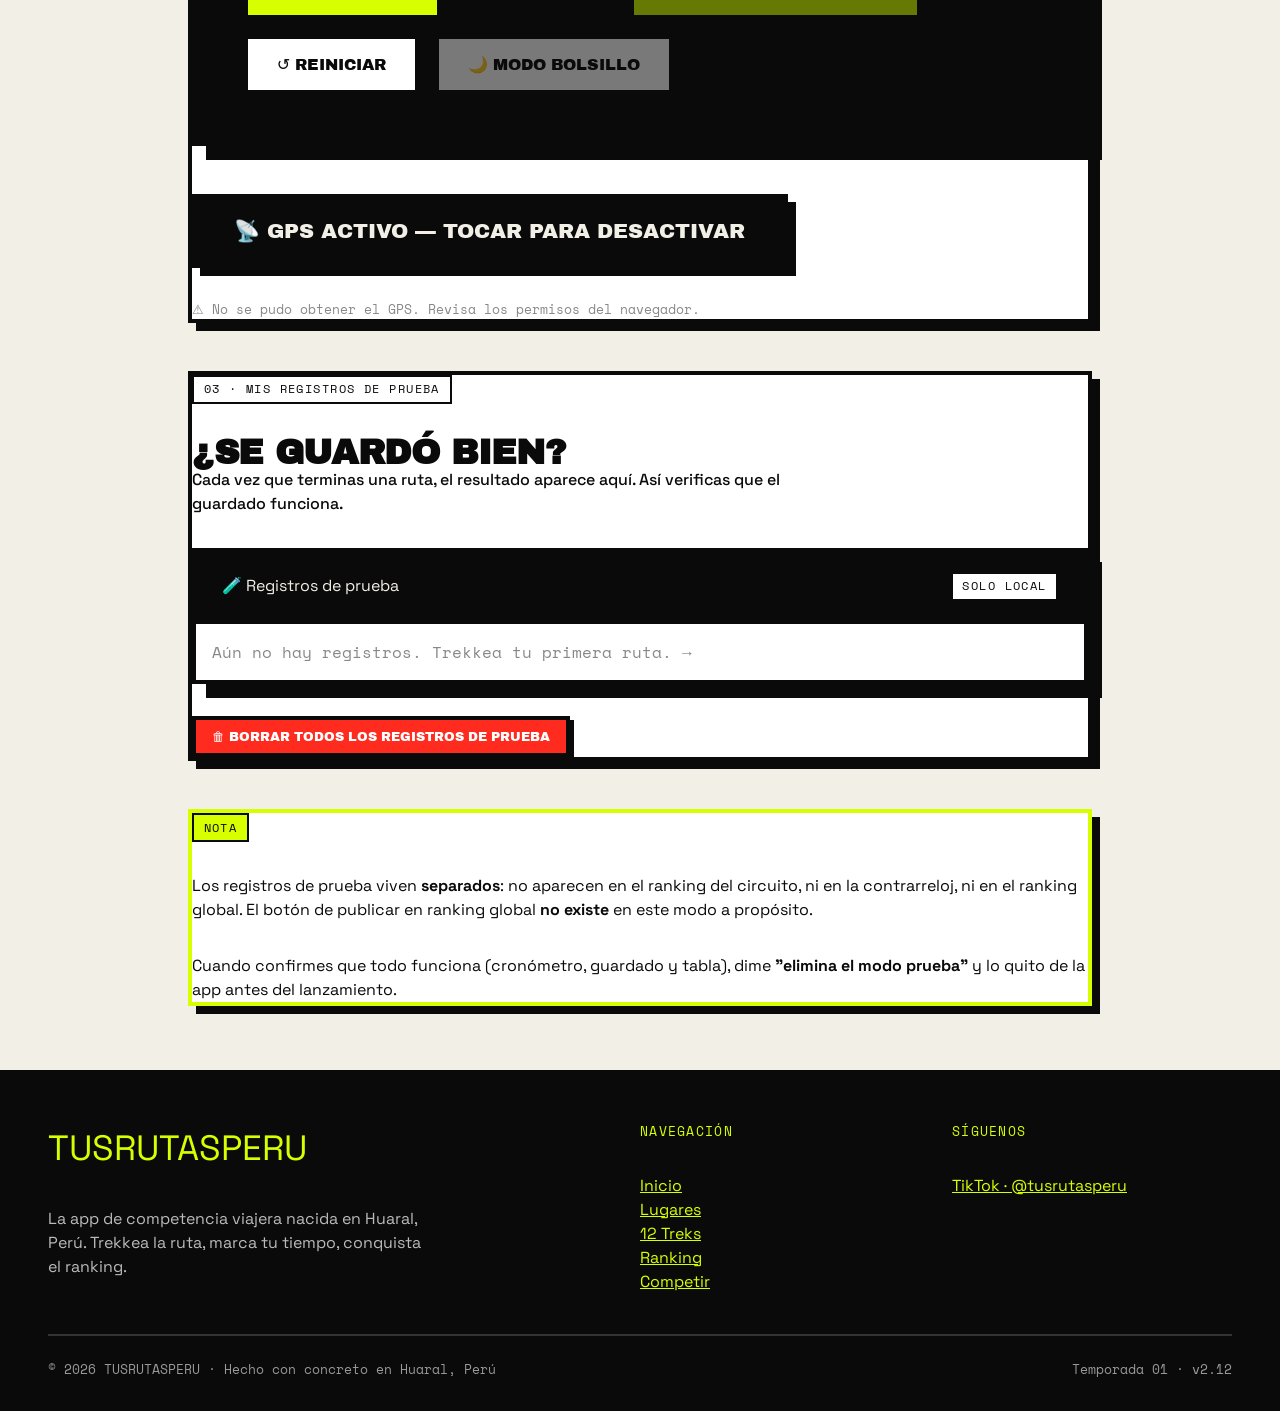
<file: prueba.html>
<!DOCTYPE html>
<html lang="es-PE">
<head>
<meta charset="UTF-8">
<meta name="viewport" content="width=device-width, initial-scale=1.0">
<title>Modo prueba — TUSRUTASPERU</title>
<meta name="description" content="Zona privada de pruebas de TUSRUTASPERU. Solo para verificar el funcionamiento antes del lanzamiento.">
<meta name="robots" content="noindex,nofollow">
<link rel="manifest" href="manifest.webmanifest">
<meta name="theme-color" content="#d8ff00">
<meta name="mobile-web-app-capable" content="yes">
<meta name="apple-mobile-web-app-capable" content="yes">
<meta name="apple-mobile-web-app-status-bar-style" content="black-translucent">
<meta name="apple-mobile-web-app-title" content="TUSRUTASPERU">
<link rel="apple-touch-icon" href="assets/img/icon-192.png?v=4">
<link rel="stylesheet" href="assets/fonts/fonts.css?v=4">
<link rel="stylesheet" href="assets/css/style.css?v=4">
<link rel="icon" href="data:image/svg+xml,<svg xmlns='http://www.w3.org/2000/svg' viewBox='0 0 100 100'><rect width='100' height='100' fill='%23d8ff00'/><text x='50' y='72' font-size='62' font-family='Arial Black' text-anchor='middle' fill='%23000'>T</text></svg>">
<style>
/* Registros estilo actividad: uniforme y legible */
.t-run{display:flex;justify-content:space-between;align-items:center;gap:1rem;width:100%;
  text-align:left;background:var(--white);color:var(--ink);border:var(--border);
  box-shadow:var(--shadow-sm);padding:1.1rem 1.2rem;margin-bottom:.8rem;cursor:pointer;font-family:inherit;}
.t-run:active{transform:translateY(2px);}
.t-run-route{display:block;font-size:.95rem;font-weight:700;margin-bottom:.35rem;}
.t-run-big{display:block;font-family:var(--font-display);font-size:2rem;line-height:1;}
.t-run-big small{font-size:1rem;}
.t-run-time{display:block;font-size:1.05rem;color:#333;margin-top:.2rem;}
.t-run-side{text-align:right;flex-shrink:0;}
.t-run-side .mono{font-size:.78rem;color:#666;display:block;margin-bottom:.4rem;}
#tModal{display:none;position:fixed;inset:0;z-index:90;background:rgba(0,0,0,.72);
  align-items:center;justify-content:center;padding:1rem;}
#tModal.open{display:flex;}
#tModal .tmodal-card{background:var(--paper);color:var(--ink);border:3px solid var(--ink);
  box-shadow:8px 8px 0 var(--acid);max-width:560px;width:100%;padding:1.4rem 1.6rem 1.6rem;
  position:relative;max-height:88vh;overflow:auto;}
#tModal .tmodal-head{display:flex;justify-content:space-between;align-items:center;gap:1rem;margin-bottom:.5rem;}
#tModal .tmodal-close{position:static;flex-shrink:0;width:2.6rem;height:2.6rem;
  background:var(--blood);color:#fff;border:var(--border);font-family:var(--font-display);
  font-size:1.2rem;cursor:pointer;z-index:2;}
.t-stat-big{font-family:var(--font-display);font-size:2.3rem;line-height:1.05;}
.t-drow{display:flex;justify-content:space-between;gap:1rem;padding:.65rem 0;border-bottom:1px solid #ddd;}
.t-drow:last-child{border-bottom:none;}
</style>
<noscript><style>.reveal{opacity:1!important;transform:none!important}</style></noscript>
</head>
<body>

<header class="site-header">
  <a class="brand" href="https://tusrutasperu.com/"><span class="brand-mark">◈</span> TUSRUTASPERU</a>
  <nav class="main-nav" id="mainNav">
    <a href="index.html">Inicio</a>
    <a href="lugares.html">Lugares</a>
    <a href="circuito.html">12 Treks</a>
    <a href="ranking.html">Ranking</a>
    <a href="competencia.html" class="nav-cta">Competir →</a>
  </nav>
  <button class="burger" id="burger" aria-label="Abrir menú">☰</button>
</header>

<section class="page-head">
  <span class="head-index">▶</span>
  <div class="wrap">
    <span class="kicker mono tag" style="background:var(--acid);color:var(--ink);">🧪 Modo prueba · solo Paco</span>
    <h1 class="display-lg mt-2">ZONA DE<br>PRUEBAS<span class="text-acid">.</span></h1>
    <p class="lead">Registra una ruta (por ejemplo tu casa → tu trabajo), mide tu tiempo con el cronómetro y guarda el resultado. Todo lo que hagas aquí es <strong>ficticio</strong>: no toca los rankings reales ni el ranking global. Cuando verifiques que todo funciona, avísame y elimino este apartado.</p>
  </div>
</section>

<div class="wrap" style="max-width:1000px;padding-top:2.5rem;padding-bottom:4rem;">

  <!-- 01 · Ruta -->
  <div class="card reveal">
    <span class="tag">01 · Tu ruta de prueba</span>
    <h2 class="display-sm mt-2">Registra la ruta</h2>
    <div class="split mt-2" style="gap:1rem;">
      <div class="field" style="flex:2;margin-bottom:0;">
        <label for="tRoute">Nombre de la ruta</label>
        <input id="tRoute" type="text" maxlength="40" value="Casa → Trabajo" placeholder="Ej: Casa → Trabajo">
      </div>
      <div class="field" style="flex:1;margin-bottom:0;">
        <label for="tKm">Distancia (km, opcional)</label>
        <input id="tKm" type="number" min="0" step="0.1" placeholder="Se calcula sola con GPS">
      </div>
    </div>
    <p class="mono mt-2" style="font-size:.8rem;color:#888;">Puedes cambiar el nombre cuando quieras antes de iniciar. Si el GPS registra tu recorrido, la distancia se calcula sola; si no, escríbela a mano.</p>
  </div>

  <!-- 02 · Cronómetro -->
  <div class="card reveal mt-3">
    <span class="tag">02 · Cronómetro</span>
    <h2 class="display-sm mt-2">Trekkea tu ruta</h2>
    <div class="chrono mt-2">
      <span class="chrono-status" id="tStatus">En espera</span>
      <div class="chrono-time" id="tTime">00:00:00</div>
      <p class="mono mt-2" style="font-size:.8rem;color:#888;" id="tSub">Pulsa INICIAR cuando salgas de casa.</p>
      <p class="mono mt-2" id="tTrackLive" style="font-size:.85rem;">📏 — · ⛰️ —</p>
      <div class="chrono-controls">
        <button class="btn btn-primary btn-big" id="tBtnStart">▶ Iniciar</button>
        <button class="btn btn-dark" id="tBtnPause" disabled>⏸ Pausar</button>
        <button class="btn btn-primary" id="tBtnFinish" disabled>🏁 Terminar y guardar</button>
        <button class="btn btn-ghost" id="tBtnReset">↺ Reiniciar</button>
        <button class="btn btn-ghost" id="tBtnPocket" disabled>🌙 Modo bolsillo</button>
      </div>
    </div>
    <div class="mt-3">
      <button class="btn btn-primary btn-big" id="tBtnGps">📡 Activar GPS del celular</button>
      <p class="mono mt-2" style="font-size:.8rem;color:#888;display:none;" id="tGpsInfo">—</p>
    </div>
  </div>

  <!-- 03 · Registros -->
  <div class="card reveal mt-3">
    <span class="tag">03 · Mis registros de prueba</span>
    <h2 class="display-sm mt-2">¿Se guardó bien?</h2>
    <p class="lead" style="font-size:1rem;">Cada vez que terminas una ruta, el resultado aparece aquí. Así verificas que el guardado funciona.</p>
    <div class="board mt-2">
      <div class="board-head"><span>🧪 Registros de prueba</span><span class="tag">Solo local</span></div>
      <div id="tBoard"><p class="mono" style="padding:1rem;color:#888;">Aún no hay registros. Trekkea tu primera ruta. →</p></div>
    </div>
    <button class="btn btn-danger btn-small mt-2" id="tBtnClear">🗑 Borrar todos los registros de prueba</button>
  </div>

  <div class="card reveal mt-3" style="border-color:var(--acid);">
    <span class="tag" style="background:var(--acid);">Nota</span>
    <p class="mt-2">Los registros de prueba viven <strong>separados</strong>: no aparecen en el ranking del circuito, ni en la contrarreloj, ni en el ranking global. El botón de publicar en ranking global <strong>no existe</strong> en este modo a propósito.</p>
    <p class="mt-2">Cuando confirmes que todo funciona (cronómetro, guardado y tabla), dime <strong>"elimina el modo prueba"</strong> y lo quito de la app antes del lanzamiento.</p>
  </div>

</div>

<!-- MODAL DETALLE DE REGISTRO -->
<div id="tModal" role="dialog" aria-modal="true" aria-label="Detalle del registro">
  <div class="tmodal-card">
    <div class="tmodal-head">
      <span class="kicker mono tag">🧪 Detalle de prueba</span>
      <button class="tmodal-close" data-tclose aria-label="Cerrar">✕</button>
    </div>
    <h2 class="display-sm mt-2" id="tDRoute">—</h2>
    <div class="split mt-2" style="gap:2.2rem;">
      <div>
        <p class="mono" style="color:#888;font-size:.78rem;letter-spacing:.1em;">DISTANCIA</p>
        <p class="t-stat-big" id="tDKm">—</p>
      </div>
      <div>
        <p class="mono" style="color:#888;font-size:.78rem;letter-spacing:.1em;">TIEMPO</p>
        <p class="t-stat-big mono" id="tDMs">—</p>
      </div>
    </div>
    <div class="mt-2" id="tDRows"></div>
    <button class="btn mt-2" data-tclose>Cerrar</button>
  </div>
</div>

<footer class="site-footer">
  <div class="wrap">
    <div class="footer-grid">
      <div>
        <p class="display-sm" style="color:var(--acid);">TUSRUTASPERU</p>
        <p class="mt-2" style="max-width:38ch;color:#bbb;">La app de competencia viajera nacida en Huaral, Perú. Trekkea la ruta, marca tu tiempo, conquista el ranking.</p>
      </div>
      <div>
        <p class="mono" style="color:var(--acid);text-transform:uppercase;letter-spacing:.1em;font-size:.8rem;">Navegación</p>
        <p class="mt-2"><a href="index.html">Inicio</a><br><a href="lugares.html">Lugares</a><br><a href="circuito.html">12 Treks</a><br><a href="ranking.html">Ranking</a><br><a href="competencia.html">Competir</a></p>
      </div>
      <div>
        <p class="mono" style="color:var(--acid);text-transform:uppercase;letter-spacing:.1em;font-size:.8rem;">Síguenos</p>
        <p class="mt-2"><a href="https://www.tiktok.com/@tusrutasperu" target="_blank" rel="noopener">TikTok · @tusrutasperu</a></p>
      </div>
    </div>
    <div class="footer-bottom">
      <span>© <span data-year></span> TUSRUTASPERU · Hecho con concreto en Huaral, Perú</span>
      <span>Temporada 01 · v2.12</span>
    </div>
  </div>
</footer>

<!-- MODO BOLSILLO: pantalla negra, GPS grabando, mínimo consumo -->
<div id="pocketMode" hidden>
  <div class="pocket-inner">
    <p class="pocket-dot">● GRABANDO GPS · NO BLOQUEES EL CELULAR</p>
    <p class="pocket-time" id="pkTime">00:00:00</p>
    <p class="pocket-stats" id="pkStats">📏 0.00 km · 🛰️ 0 pts</p>
    <p class="pocket-hint" id="pkHint">Mantén presionada la pantalla 2 s para salir</p>
  </div>
</div>

<script src="assets/js/data.js?v=4"></script>
<script src="assets/js/app.js?v=4"></script>
<script src="assets/js/track.js?v=4"></script>
<script>
/* MODO PRUEBA — lógica autocontenida. Datos en localStorage bajo "trp_test_runs_v1".
   v2.7: tracking GPS automático con TRPTrack (distancia, desnivel, mapa). */
(function () {
  "use strict";
  var KEY = "trp_test_runs_v1";
  var $ = function (id) { return document.getElementById(id); };
  var t0 = 0, acc = 0, tick = null, running = false, watchId = null, lastFix = null;

  function p(n) { return String(n).padStart(2, "0"); }
  function fmt(ms) {
    var s = Math.floor(ms / 1000);
    var d = Math.floor((ms % 1000) / 100);
    return p(Math.floor(s / 3600)) + ":" + p(Math.floor((s % 3600) / 60)) + ":" + p(s % 60) + "." + d;
  }
  function fmtShort(ms) {
    var s = Math.floor(ms / 1000);
    return p(Math.floor(s / 3600)) + ":" + p(Math.floor((s % 3600) / 60)) + ":" + p(s % 60);
  }
  function now() { return acc + (running ? performance.now() - t0 : 0); }
  function paint() {
    $("tTime").textContent = fmt(now());
    if (running && gpsOn && !_wakeLock && Date.now() - _wlLastTry > 10000) {
      _wlLastTry = Date.now();
      requestWakeLock();
    }
    if (tPocketOn) {
      $("pkTime").textContent = $("tTime").textContent;
      if (window.TRPTrack) {
        var ts = TRPTrack.stats();
        $("pkStats").textContent = "📏 " + TRPTrack.fmtKm(ts.km) + " km · ⛰️ +" + ts.gainM + " m · 🛰️ " + ts.points + " pts";
      }
    }
  }

  function setState(st) {
    var el = $("tStatus");
    el.textContent = st;
    el.classList.toggle("live", st === "Corriendo");
    $("tBtnStart").disabled = st !== "En espera" && st !== "Pausado";
    $("tBtnStart").textContent = st === "Pausado" ? "▶ Reanudar" : "▶ Iniciar";
    $("tBtnPause").disabled = st !== "Corriendo";
    $("tBtnPause").textContent = st === "Pausado" ? "▶ Reanudar" : "⏸ Pausar";
    $("tBtnFinish").disabled = !(st === "Corriendo" || st === "Pausado");
    $("tBtnPocket").disabled = st !== "Corriendo";
  }

  function load() {
    try { return JSON.parse(localStorage.getItem(KEY) || "[]"); } catch (e) { return []; }
  }
  function saveAll(r) { localStorage.setItem(KEY, JSON.stringify(r)); }

  function esc(s) {
    return String(s).replace(/[&<>"']/g, function (c) {
      return { "&": "&amp;", "<": "&lt;", ">": "&gt;", '"': "&quot;", "'": "&#39;" }[c];
    });
  }

  function render() {
    var runs = load(), box = $("tBoard");
    if (!runs.length) {
      box.innerHTML = '<p class="mono" style="padding:1rem;color:#888;">Aún no hay registros. Trekkea tu primera ruta. →</p>';
      return;
    }
    box.innerHTML = runs.map(function (r, i) {
      return '<button class="t-run" data-run="' + i + '">' +
        '<span><span class="t-run-route">' + esc(r.route) + '</span>' +
        '<span class="t-run-big">' + (r.km ? esc(r.km) + ' <small>KM</small>' : '—') + '</span>' +
        '<span class="t-run-time mono">' + fmtShort(r.ms) + '</span></span>' +
        '<span class="t-run-side"><span class="mono">' + esc(r.date) + '</span>' +
        (r.gps ? '<span class="tag" style="font-size:.65rem;">📡 GPS</span>' : '') +
        (r.track && r.track.points > 1 ? '<span class="tag" style="font-size:.65rem;background:var(--acid);">⛰️ +' + r.track.gainM + ' m</span>' : '') +
        '</span></button>';
    }).join("");
    box.querySelectorAll("[data-run]").forEach(function (b) {
      b.addEventListener("click", function () { openDetail(Number(b.dataset.run)); });
    });
  }

  function row(label, value) {
    return '<div class="t-drow"><span class="mono" style="color:#666;font-size:.85rem;">' +
      label + '</span><strong class="mono">' + value + '</strong></div>';
  }

  function openDetail(i) {
    var r = load()[i];
    if (!r) return;
    $("tDRoute").textContent = r.route || "Ruta de prueba";
    $("tDKm").textContent = r.km ? r.km + " km" : "—";
    $("tDMs").textContent = fmtShort(r.ms);
    var h = "";
    var vmed = (r.km && parseFloat(r.km) > 0 && r.ms > 0)
      ? (parseFloat(r.km) / (r.ms / 3600000)).toFixed(1) + " km/h" : "—";
    h += row("VELOCIDAD MEDIA", esc(vmed));
    h += row("FECHA", esc(r.date || "—"));
    if (r.ts) {
      var ini = new Date(r.ts - r.ms);
      h += row("HORA INICIO", p(ini.getHours()) + ":" + p(ini.getMinutes()));
      var fin = new Date(r.ts);
      h += row("HORA FIN", p(fin.getHours()) + ":" + p(fin.getMinutes()));
    }
    h += row("GPS", r.gps ? "📡 Activado" : "Apagado");
    if (r.track && r.track.points > 1) {
      h += row("DESNIVEL", "+" + r.track.gainM + " m / −" + r.track.lossM + " m");
      if (r.track.altMax != null) h += row("ALTITUD MÁX", r.track.altMax + " m");
      h += row("PUNTOS GPS", r.track.points);
    }
    if (r.coords) h += row("COORDENADAS", r.coords.lat.toFixed(5) + ", " + r.coords.lng.toFixed(5));
    if (r.svg) h += '<div class="mt-2">' + r.svg + '</div>';
    $("tDRows").innerHTML = h;
    $("tModal").classList.add("open");
  }

  document.querySelectorAll("[data-tclose]").forEach(function (b) {
    b.addEventListener("click", function () { $("tModal").classList.remove("open"); });
  });
  $("tModal").addEventListener("click", function (e) {
    if (e.target === $("tModal")) $("tModal").classList.remove("open");
  });

  function trackLiveReset() {
    if (window.TRPTrack) { TRPTrack.start(); }
    $("tTrackLive").textContent = "📏 0.00 km · ⛰️ +0 m";
  }
  function trackLivePaint() {
    if (!window.TRPTrack) return;
    var s = TRPTrack.stats();
    $("tTrackLive").textContent = "📏 " + TRPTrack.fmtKm(s.km) + " km · ⛰️ +" + s.gainM + " m · 🛰️ " + s.points + " pts";
  }
  $("tBtnStart").addEventListener("click", function () {
    _wlWarned = false; _wlLastTry = 0; requestWakeLock(); awakeVideoPlay();
    if (!running) { t0 = performance.now(); running = true; tick = setInterval(paint, 100); trackLiveReset(); }
    setState("Corriendo");
    var r = $("tRoute").value.trim() || "Ruta de prueba";
    $("tSub").textContent = "Corriendo: " + r + ". Pulsa TERMINAR al llegar.";
  });
  $("tBtnPause").addEventListener("click", function () {
    if (running) {
      acc += performance.now() - t0; running = false;
      clearInterval(tick); paint(); setState("Pausado");
      $("tSub").textContent = "En pausa. Reanuda cuando sigas.";
    } else if ($("tStatus").textContent === "Pausado") {
      t0 = performance.now(); running = true; tick = setInterval(paint, 100);
      setState("Corriendo");
    }
  });
  $("tBtnFinish").addEventListener("click", function () {
    awakeVideoStop();
    exitTPocket();
    if (running) { acc += performance.now() - t0; running = false; }
    clearInterval(tick); paint();
    var ms = now();
    if (ms < 1000 && !confirm("El tiempo es menor a 1 segundo. ¿Guardar igual?")) return;
    var runs = load();
    var d = new Date();
    var trk = (window.TRPTrack) ? TRPTrack.stats() : null;
    var autoKm = (trk && trk.points > 1) ? TRPTrack.fmtKm(trk.km) : "";
    runs.unshift({
      route: $("tRoute").value.trim() || "Ruta de prueba",
      km: autoKm || $("tKm").value.trim(),
      kmAuto: !!autoKm,
      ms: Math.round(ms),
      date: d.toLocaleDateString("es-PE") + " " + p(d.getHours()) + ":" + p(d.getMinutes()),
      ts: Date.now(),
      gps: !!lastFix,
      coords: lastFix ? { lat: lastFix.lat, lng: lastFix.lng } : null,
      track: (trk && trk.points > 1) ? trk : null,
      svg: (window.TRPTrack && trk && trk.points > 1) ? TRPTrack.toSVG(640, 300) : ""
    });
    saveAll(runs); render();
    acc = 0; paint(); setState("En espera");
    $("tTrackLive").textContent = "📏 — · ⛰️ —";
    $("tSub").textContent = "✔ Resultado guardado en tus registros de prueba.";
  });
  $("tBtnReset").addEventListener("click", function () {
    awakeVideoStop();
    exitTPocket();
    clearInterval(tick); running = false; acc = 0; paint(); setState("En espera");
    if (window.TRPTrack) { TRPTrack.reset(); }
    $("tTrackLive").textContent = "📏 — · ⛰️ —";
    $("tSub").textContent = "Pulsa INICIAR cuando salgas de casa.";
  });
  $("tBtnClear").addEventListener("click", function () {
    if (!load().length) return;
    if (confirm("¿Borrar todos los registros de prueba?")) { saveAll([]); render(); }
  });

  var gpsOn = false;
  function gpsUI() {
    var info = $("tGpsInfo"), btn = $("tBtnGps");
    if (gpsOn) {
      btn.innerHTML = "📡 GPS activo — tocar para desactivar";
      btn.classList.remove("btn-primary"); btn.classList.add("btn-dark");
      info.style.display = "block";
    } else {
      btn.innerHTML = "📡 Activar GPS del celular";
      btn.classList.add("btn-primary"); btn.classList.remove("btn-dark");
    }
  }
  /* ---------- Video anti-bloqueo (fallback NoSleep) ----------
     Si el Wake Lock falla o el sistema lo suelta, un video mudo en bucle
     obliga al navegador a mantener la pantalla encendida. */
  var _awakeVideo = null;
  var _awakeVideoData = "[data-uri]";
  function awakeVideoPlay() {
    try {
      if (!_awakeVideo) {
        const v = document.createElement("video");
        v.muted = true; v.setAttribute("muted", "");
        v.loop = true; v.playsInline = true; v.setAttribute("playsinline", "");
        v.style.cssText = "position:fixed;width:1px;height:1px;opacity:0;pointer-events:none;bottom:0;left:0;";
        v.src = _awakeVideoData;
        document.body.appendChild(v);
        _awakeVideo = v;
      }
      const pr = _awakeVideo.play();
      if (pr && pr.catch) pr.catch(function () {});
    } catch (e) {}
  }
  function awakeVideoStop() {
    try { if (_awakeVideo) _awakeVideo.pause(); } catch (e) {}
  }
  var _wakeLock = null;
  var _wlLastTry = 0;
  var _wlWarned = false;
  function requestWakeLock() {
    try {
      if ("wakeLock" in navigator && !_wakeLock) {
        navigator.wakeLock.request("screen").then(function (l) {
          _wakeLock = l;
          l.addEventListener("release", function () { _wakeLock = null; });
        }).catch(function () { wlFailed(); });
      }
    } catch (e) { wlFailed(); }
  }
  /* Si el bloqueo de pantalla falla, el celular se apagará solo: avisar en
     el overlay para que la prueba diga la verdad. */
  function wlFailed() {
    if (tPocketOn) {
      var h = $("pkHint");
      if (h) h.textContent = "⚠ Bloqueo de pantalla NO activo: el celular se apagará solo. Revisa permisos o ahorro de batería.";
    } else if (running && !_wlWarned) {
      _wlWarned = true;
      if (window.TRPToast) TRPToast.show("⚠ El celular puede bloquearse: el bloqueo de pantalla no se activó. Revisa ahorro de batería o prueba en Chrome.", 5000);
    }
  }
  function releaseWakeLock() {
    try { if (_wakeLock) { _wakeLock.release(); _wakeLock = null; } } catch (e) {}
  }
  document.addEventListener("visibilitychange", function () {
    if (document.visibilityState === "visible" && typeof gpsOn !== "undefined" && gpsOn) requestWakeLock();
  });
  function startGpsWatch() {
    var info = $("tGpsInfo");
    if (!("geolocation" in navigator)) {
      info.style.display = "block";
      info.textContent = "⚠ Tu navegador no soporta GPS.";
      return;
    }
    if (gpsOn) return;
    gpsOn = true; gpsUI();
    requestWakeLock();
    info.textContent = "Buscando señal GPS…";
    watchId = navigator.geolocation.watchPosition(function (pos) {
      lastFix = { lat: pos.coords.latitude, lng: pos.coords.longitude };
      info.textContent = "📡 " + lastFix.lat.toFixed(6) + ", " + lastFix.lng.toFixed(6) +
        " · precisión ±" + Math.round(pos.coords.accuracy) + " m";
      if (running && window.TRPTrack) {
        TRPTrack.push(pos.coords.latitude, pos.coords.longitude, pos.coords.altitude, Date.now(), pos.coords.accuracy);
        trackLivePaint();
      }
    }, function () {
      info.textContent = "⚠ No se pudo obtener el GPS. Revisa los permisos del navegador.";
    }, { enableHighAccuracy: true, maximumAge: 0, timeout: 15000 });
  }
  function stopGpsWatch() {
    var info = $("tGpsInfo");
    gpsOn = false; gpsUI();
    releaseWakeLock();
    info.style.display = "none"; info.textContent = "—"; lastFix = null;
    if (watchId !== null && "geolocation" in navigator) { navigator.geolocation.clearWatch(watchId); watchId = null; }
  }
  $("tBtnGps").addEventListener("click", function () {
    if (gpsOn) stopGpsWatch(); else startGpsWatch();
  });

  /* ---------- Modo bolsillo ----------
     Pantalla negra con la app en primer plano: el GPS sigue grabando.
     Salida con pulsación larga (anti toques accidentales). */
  var tPocketOn = false;
  function enterTPocket() {
    awakeVideoPlay();
    if ($("tStatus").textContent !== "Corriendo") {
      if (window.TRPToast) TRPToast.show("Primero pulsa INICIAR y luego 🌙 Modo bolsillo.");
      return;
    }
    tPocketOn = true;
    $("pocketMode").hidden = false;
    requestWakeLock();
    setTimeout(function () { if (tPocketOn && !_wakeLock) wlFailed(); }, 1000);
  }
  function exitTPocket() {
    if (!tPocketOn) return;
    tPocketOn = false;
    $("pocketMode").hidden = true;
  }
  $("tBtnPocket").addEventListener("click", enterTPocket);
  (function () {
    var pm = $("pocketMode");
    var hint = $("pkHint");
    var pressTimer = null;
    function startPress(e) {
      if (e) e.preventDefault();
      hint.textContent = "Sigue presionando para salir…";
      pressTimer = setTimeout(function () { pressTimer = null; exitTPocket(); }, 1800);
    }
    function cancelPress() {
      if (pressTimer) { clearTimeout(pressTimer); pressTimer = null; }
      hint.textContent = "Mantén presionada la pantalla 2 s para salir";
    }
    pm.addEventListener("pointerdown", startPress);
    pm.addEventListener("pointerup", cancelPress);
    pm.addEventListener("pointerleave", cancelPress);
    pm.addEventListener("pointercancel", cancelPress);
    pm.addEventListener("contextmenu", function (e) { e.preventDefault(); });
  })();

  setState("En espera");
  render();
  /* GPS por defecto: se activa solo al abrir (buena UX para olvidadizos).
     Si el navegador lo bloquea, queda el botón manual. */
  try { startGpsWatch(); } catch (e) {}
})();
</script>
</body>
</html>
</file>
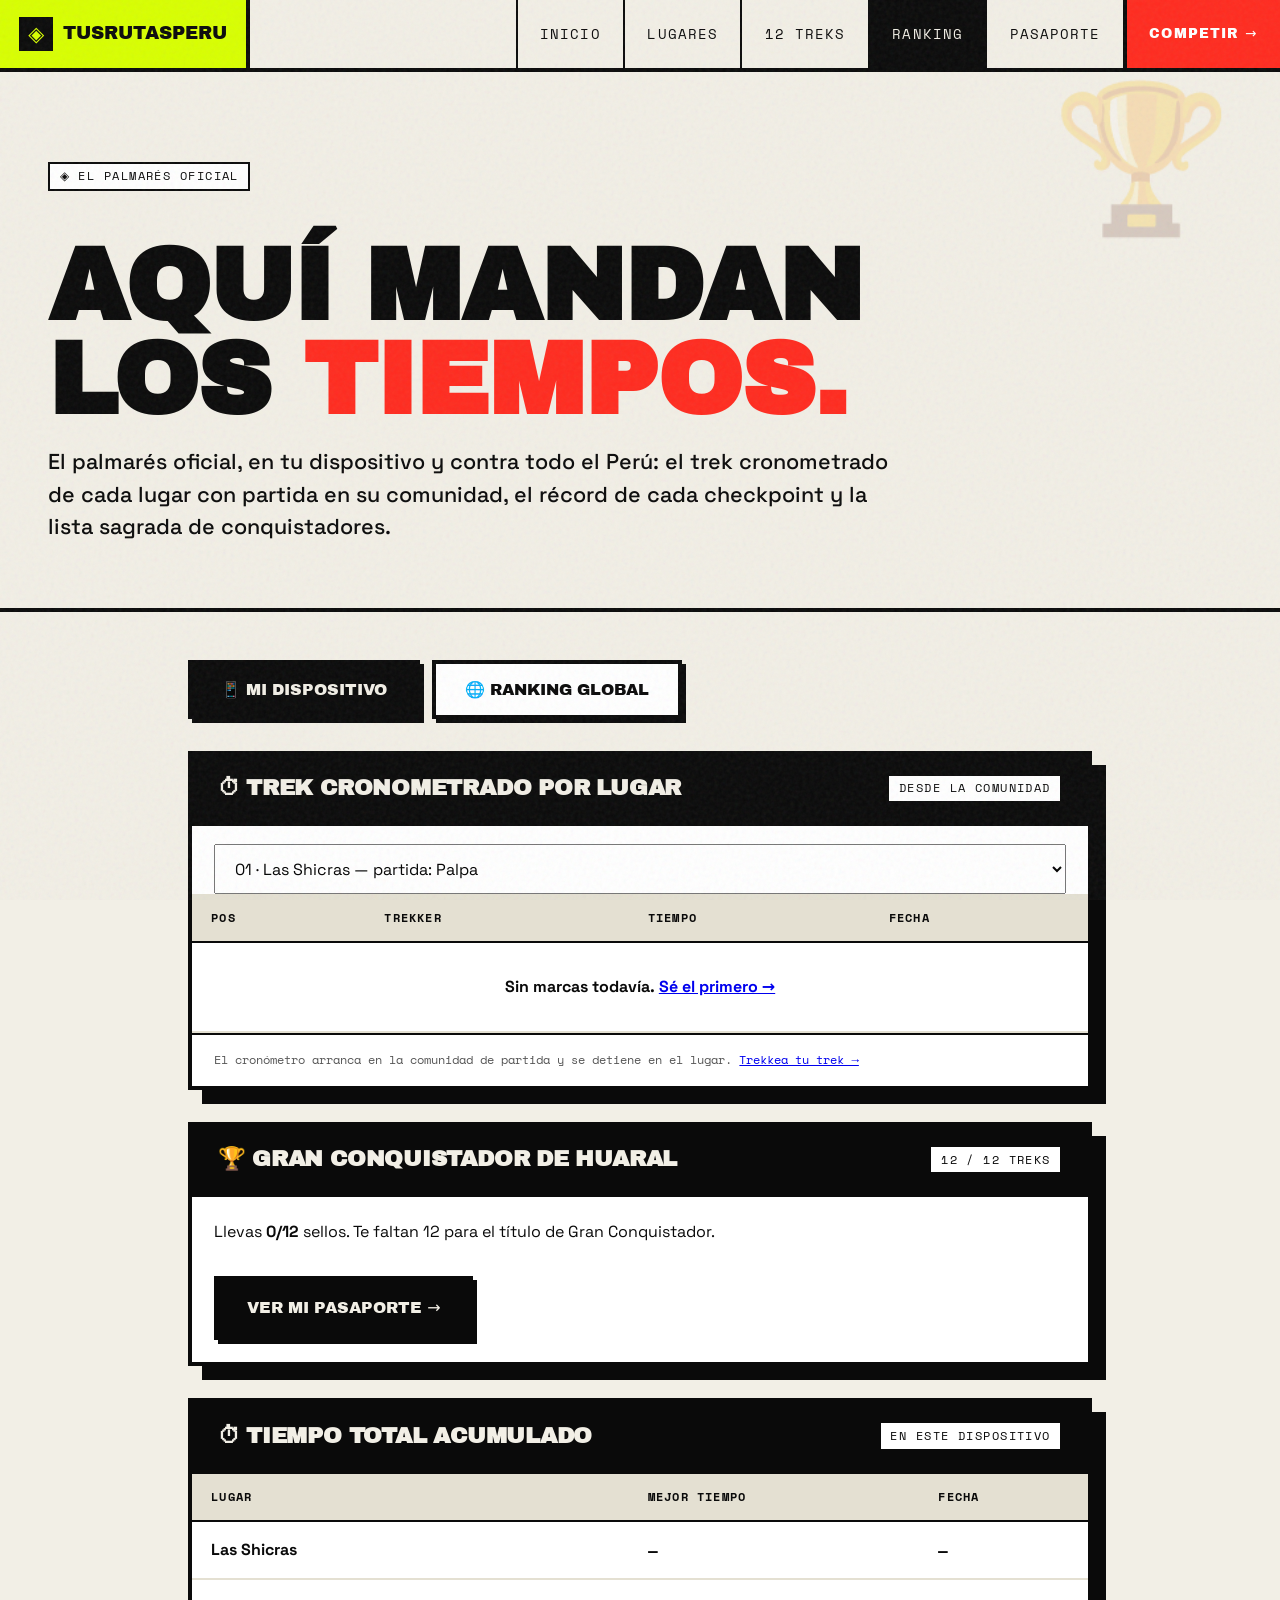
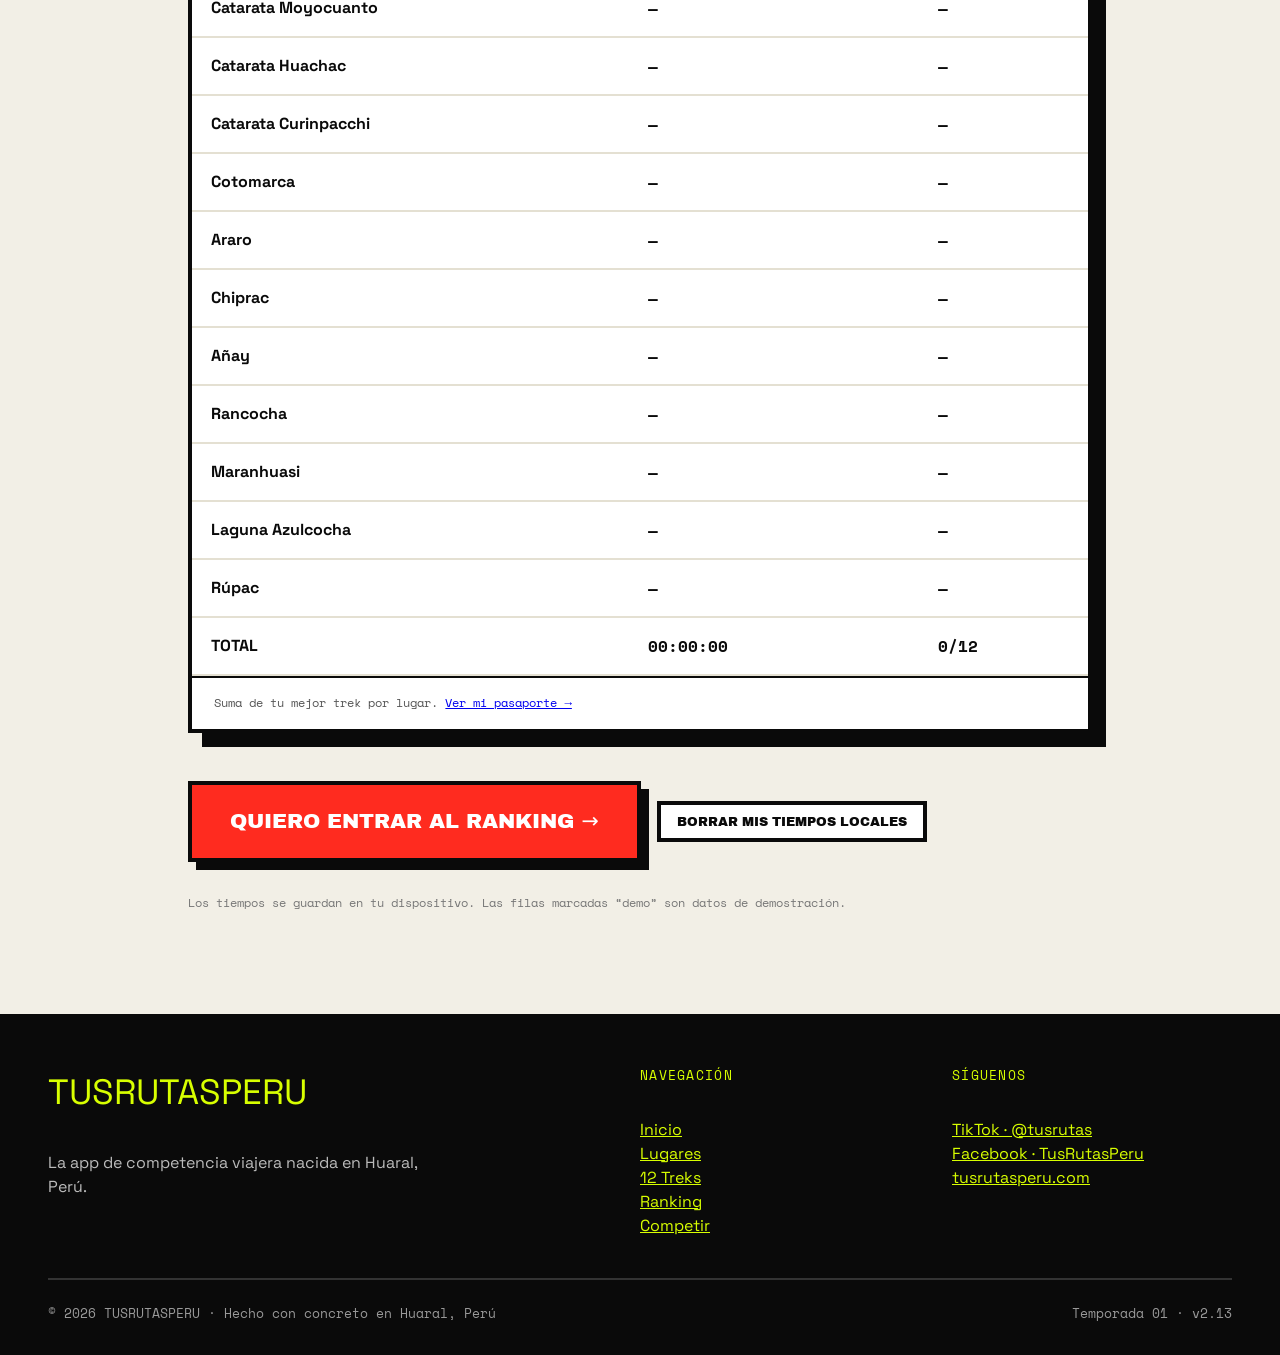
<file: ranking.html>
<!DOCTYPE html>
<html lang="es-PE">
<head>
<meta charset="UTF-8">
<meta name="viewport" content="width=device-width, initial-scale=1.0">
<title>Ranking de trekkers — TUSRUTASPERU</title>
<meta name="description" content="Ranking oficial de trekkers en Huaral: mejores tiempos por lugar y conquistadores de los 12 treks. TUSRUTASPERU.">
<link rel="canonical" href="https://tusrutasperu.com/app/ranking.html">
<meta property="og:site_name" content="TUSRUTASPERU">
<meta property="og:type" content="website">
<meta property="og:locale" content="es_PE">
<meta property="og:url" content="https://tusrutasperu.com/app/ranking.html">
<meta property="og:title" content="Ranking de trekkers — TUSRUTASPERU">
<meta property="og:description" content="Ranking oficial de trekkers en Huaral: mejores tiempos por lugar y conquistadores de los 12 treks. TUSRUTASPERU.">
<meta property="og:image" content="https://tusrutasperu.com/app/assets/img/hero-poster.webp">
<meta property="og:image:alt" content="TUSRUTASPERU — Trekkea la ruta. Conquista Huaral.">
<meta name="twitter:card" content="summary_large_image">
<meta name="twitter:title" content="Ranking de trekkers — TUSRUTASPERU">
<meta name="twitter:description" content="Ranking oficial de trekkers en Huaral: mejores tiempos por lugar y conquistadores de los 12 treks. TUSRUTASPERU.">
<meta name="twitter:image" content="https://tusrutasperu.com/app/assets/img/hero-poster.webp">
<link rel="manifest" href="manifest.webmanifest">
<meta name="theme-color" content="#d8ff00">
<meta name="mobile-web-app-capable" content="yes">
<meta name="apple-mobile-web-app-capable" content="yes">
<meta name="apple-mobile-web-app-status-bar-style" content="black-translucent">
<meta name="apple-mobile-web-app-title" content="TUSRUTASPERU">
<link rel="apple-touch-icon" href="assets/img/icon-192.png?v=5">
<link rel="stylesheet" href="assets/fonts/fonts.css?v=5">
<link rel="stylesheet" href="assets/css/style.css?v=5">
<link rel="icon" href="data:image/svg+xml,<svg xmlns='http://www.w3.org/2000/svg' viewBox='0 0 100 100'><rect width='100' height='100' fill='%23d8ff00'/><text x='50' y='72' font-size='62' font-family='Arial Black' text-anchor='middle' fill='%23000'>T</text></svg>">
<noscript><style>.reveal{opacity:1!important;transform:none!important}</style></noscript>
</head>
<body>

<header class="site-header">
  <a class="brand" href="https://tusrutasperu.com/"><span class="brand-mark">◈</span> TUSRUTASPERU</a>
  <nav class="main-nav" id="mainNav">
    <a href="index.html">Inicio</a>
    <a href="lugares.html">Lugares</a>
    <a href="circuito.html">12 Treks</a>
    <a href="ranking.html">Ranking</a>
    <a href="pasaporte.html">Pasaporte</a>
    <a href="competencia.html" class="nav-cta">Competir →</a>
  </nav>
  <button class="burger" id="burger" aria-label="Abrir menú">☰</button>
</header>

<section class="page-head">
  <span class="head-index">🏆</span>
  <div class="wrap">
    <span class="kicker mono tag">◈ El palmarés oficial</span>
    <h1 class="display-lg mt-2">AQUÍ MANDAN<br>LOS <span class="text-blood">TIEMPOS.</span></h1>
    <p class="lead">El palmarés oficial, en tu dispositivo y contra todo el Perú: el trek cronometrado de cada lugar con partida en su comunidad, el récord de cada checkpoint y la lista sagrada de conquistadores.</p>
  </div>
</section>

<section class="section" style="padding-top:3rem;">
  <div class="wrap" style="max-width:1000px;">

    <div class="split mb-2" role="tablist" aria-label="Tipo de ranking" style="gap:.8rem;justify-content:flex-start;">
      <button class="btn btn-dark" id="tabLocal">📱 Mi dispositivo</button>
      <button class="btn" id="tabGlobal">🌐 Ranking global</button>
    </div>

    <div id="rankLocal">

    <div class="board reveal mb-2">
      <div class="board-head"><h3>⏱ Trek cronometrado por lugar</h3><span class="tag">Desde la comunidad</span></div>
      <div style="padding:1.1rem 1.4rem 0;">
        <select id="selCronoPlace" aria-label="Lugar del trek" style="width:100%;padding:.8rem 1rem;font-size:1rem;font-family:inherit;"></select>
      </div>
      <table>
        <thead><tr><th>Pos</th><th>Trekker</th><th>Tiempo</th><th>Fecha</th></tr></thead>
        <tbody id="boardCrono"></tbody>
      </table>
      <p class="mono" style="padding:1rem 1.4rem;font-size:.78rem;color:#555;border-top:var(--border-thin);">El cronómetro arranca en la comunidad de partida y se detiene en el lugar. <a href="competencia.html?modo=trek">Trekkea tu trek →</a></p>
    </div>

    <div class="board reveal mb-2">
      <div class="board-head"><h3>🏆 Gran Conquistador de Huaral</h3><span class="tag">12 / 12 treks</span></div>
      <div style="padding:1.4rem;" id="boardConquistador"></div>
    </div>

    <div class="board reveal mb-2">
      <div class="board-head"><h3>⏱ Tiempo total acumulado</h3><span class="tag">En este dispositivo</span></div>
      <table>
        <thead><tr><th>Lugar</th><th>Mejor tiempo</th><th>Fecha</th></tr></thead>
        <tbody id="boardTotal"></tbody>
      </table>
      <p class="mono" style="padding:1rem 1.4rem;font-size:.78rem;color:#555;border-top:var(--border-thin);">Suma de tu mejor trek por lugar. <a href="pasaporte.html">Ver mi pasaporte →</a></p>
    </div>
    </div><!-- /rankLocal -->

    <div id="rankGlobal" hidden>
      <div class="board reveal mb-2">
        <div class="board-head"><h3>🌐 Trek cronometrado por lugar · global</h3><span class="tag">Todo el Perú</span></div>
        <div style="padding:1.1rem 1.4rem 0;">
          <select id="selGlobalCrono" aria-label="Lugar del trek global" style="width:100%;padding:.8rem 1rem;font-size:1rem;font-family:inherit;"></select>
        </div>
        <table>
          <thead><tr><th>Pos</th><th>Trekker</th><th>Tiempo</th><th>Fecha</th><th></th></tr></thead>
          <tbody id="boardGlobalCrono"></tbody>
        </table>
        <p class="mono" style="padding:1rem 1.4rem;font-size:.78rem;color:#555;border-top:var(--border-thin);" id="globalCronoNote"></p>
      </div>
    </div><!-- /rankGlobal -->

    <div class="split mt-3 reveal">
      <a href="competencia.html" class="btn btn-danger btn-big">Quiero entrar al ranking →</a>
      <button class="btn btn-ghost btn-small" id="btnWipe">Borrar mis tiempos locales</button>
    </div>
    <p class="mono mt-2" style="font-size:.75rem;color:#777;">Los tiempos se guardan en tu dispositivo. Las filas marcadas “demo” son datos de demostración.</p>

  </div>
</section>

<footer class="site-footer">
  <div class="wrap">
    <div class="footer-grid">
      <div>
        <p class="display-sm" style="color:var(--acid);">TUSRUTASPERU</p>
        <p class="mt-2" style="max-width:38ch;color:#bbb;">La app de competencia viajera nacida en Huaral, Perú.</p>
      </div>
      <div>
        <p class="mono" style="color:var(--acid);text-transform:uppercase;letter-spacing:.1em;font-size:.8rem;">Navegación</p>
        <p class="mt-2"><a href="index.html">Inicio</a><br><a href="lugares.html">Lugares</a><br><a href="circuito.html">12 Treks</a><br><a href="ranking.html">Ranking</a><br><a href="competencia.html">Competir</a></p>
      </div>
      <div>
        <p class="mono" style="color:var(--acid);text-transform:uppercase;letter-spacing:.1em;font-size:.8rem;">Síguenos</p>
        <p class="mt-2"><a href="https://www.tiktok.com/@tusrutas" target="_blank" rel="noopener">TikTok · @tusrutas</a><br><a href="https://www.facebook.com/TusRutasPeru/" target="_blank" rel="noopener">Facebook · TusRutasPeru</a><br><a href="https://tusrutasperu.com/" target="_blank" rel="noopener">tusrutasperu.com</a></p>
      </div>
    </div>
    <div class="footer-bottom">
      <span>© <span data-year></span> TUSRUTASPERU · Hecho con concreto en Huaral, Perú</span>
      <span>Temporada 01 · v2.13</span>
    </div>
  </div>
</footer>

<script src="assets/js/data.js?v=5"></script>
<script src="assets/js/app.js?v=5"></script>
<script src="assets/js/config.js?v=5"></script>
<script src="assets/js/global.js?v=5"></script>
<script>
(function () {
  document.getElementById("btnWipe").addEventListener("click", () => {
    if (confirm("¿Borrar tus tiempos guardados en este dispositivo?")) {
      TRPRanking.clearMine();
      location.reload();
    }
  });

  /* ----- Trek cronometrado por lugar ----- */
  const sel = document.getElementById("selCronoPlace");
  sel.innerHTML = TRP.PLACES.map((p, i) =>
    `<option value="${p.slug}">${String(i + 1).padStart(2, "0")} · ${p.nombre} — partida: ${p.partida.nombre}</option>`).join("");
  function photoCell(r) {
    if (r.photo) return `<img src="${r.photo}" alt="" style="width:2.2rem;height:2.2rem;object-fit:cover;border-radius:50%;border:2px solid #101010;vertical-align:middle;margin-right:.4rem;">`;
    const ini = (r.runner || "?").trim().charAt(0).toUpperCase();
    return `<span style="display:inline-block;width:2.2rem;height:2.2rem;line-height:2.2rem;text-align:center;border-radius:50%;background:var(--acid);border:2px solid #101010;font-weight:700;vertical-align:middle;margin-right:.4rem;">${TRPEscape(ini)}</span>`;
  }
  function renderCrono() {
    const rows = TRPRanking.cronoByPlace(sel.value).slice(0, 10);
    const total = TRPRanking.cronoByPlace(sel.value).length;
    document.getElementById("boardCrono").innerHTML = rows.length
      ? rows.map((r, i) => `<tr class="rank-${i + 1}">
          <td><span class="pos">${i + 1}</span></td>
          <td>${photoCell(r)}<strong>${TRPEscape(r.runner)}</strong>${r.demo ? ' <span class="tag" style="font-size:.6rem;">demo</span>' : ""}</td>
          <td class="mono"><strong>${TRP.formatMsShort(r.ms)}</strong></td>
          <td class="mono">${r.date || "—"}</td>
        </tr>`).join("") +
        (total > 10 ? `<tr><td colspan="4" class="center mono" style="padding:1rem;font-size:.8rem;color:#666;">Top 10 de ${total} marcas en este lugar.</td></tr>` : "")
      : `<tr><td colspan="4" class="center" style="padding:2rem;">Sin marcas todavía. <a href="competencia.html?modo=trek&lugar=${sel.value}">Sé el primero →</a></td></tr>`;
  }
  sel.addEventListener("change", renderCrono);
  renderCrono();

  /* ----- Pestañas Local / Global (v2.0) ----- */
  const tabLocal = document.getElementById("tabLocal");
  const tabGlobal = document.getElementById("tabGlobal");
  let globalLoaded = false;
  let lastCronoRows = [];
  function setTab(g) {
    document.getElementById("rankLocal").hidden = g;
    document.getElementById("rankGlobal").hidden = !g;
    tabLocal.classList.toggle("btn-dark", !g);
    tabGlobal.classList.toggle("btn-dark", g);
    if (g && !globalLoaded) loadGlobal();
  }
  tabLocal.addEventListener("click", () => setTab(false));
  tabGlobal.addEventListener("click", () => setTab(true));

  const gsel = document.getElementById("selGlobalCrono");
  gsel.innerHTML = TRP.PLACES.map((p, i) =>
    `<option value="${p.slug}">${String(i + 1).padStart(2, "0")} · ${p.nombre}</option>`).join("");
  gsel.addEventListener("change", () => { if (globalLoaded) renderGlobalCrono(); });

  /* ---------- Reportar tiempos sospechosos ---------- */
  async function onReportClick(e) {
    const b = e.target.closest("[data-rep]");
    if (!b) return;
    const r = lastCronoRows[Number(b.dataset.rep.split(":")[1])];
    if (!r) return;
    const reason = prompt(`Reportar el tiempo de "${r.runner}" como sospechoso.\nMotivo (opcional):`, "");
    if (reason === null) return; // canceló
    b.disabled = true;
    try {
      await TRPGlobal.report({
        tabla: "crono", runner: r.runner,
        refMs: r.ms,
        slug: document.getElementById("selGlobalCrono").value,
        reason
      });
      TRPToast.show("🚩 Reporte enviado. Lo revisaremos.");
    } catch (err) {
      b.disabled = false;
      TRPToast.show("No se pudo enviar el reporte. Revisa tu conexión.");
    }
  }
  document.getElementById("boardGlobalCrono").addEventListener("click", onReportClick);

  async function loadGlobal() {
    if (!TRPGlobal.configured()) {
      document.getElementById("boardGlobalCrono").innerHTML =
        `<tr><td colspan="4" class="center" style="padding:2rem;">El ranking global se activa pronto.</td></tr>`;
      document.getElementById("globalCronoNote").textContent = "";
      globalLoaded = true;
      return;
    }
    await renderGlobalCrono();
    globalLoaded = true;
  }

  async function renderGlobalCrono() {
    const tb = document.getElementById("boardGlobalCrono");
    const note2 = document.getElementById("globalCronoNote");
    const demoTag = r => r.demo ? ' <span class="tag" style="font-size:.6rem;">demo</span>' : "";
    const verdictTag = r => r.verdict === "ok"
      ? ' <span class="tag" style="font-size:.6rem;background:var(--acid);">✓ GPS</span>'
      : (r.verdict === "revisar" ? ' <span class="tag" style="font-size:.6rem;background:#ffb703;">revisión</span>' : "");
    tb.innerHTML = `<tr><td colspan="4" class="center" style="padding:1.5rem;">Cargando…</td></tr>`;
    try {
      const allRows = await TRPGlobal.cronoBoard(gsel.value);
      /* QA externa: las marcas demo llegaban al ranking global. Se excluyen
         de la vista aunque existan en la base (el botón de publicar ya no
         permite publicar un demo). */
      const rows = allRows.filter(r => !r.demo);
      lastCronoRows = rows;
      tb.innerHTML = rows.length
        ? rows.map((r, i) => `<tr class="rank-${i + 1}">
            <td><span class="pos">${i + 1}</span></td>
            <td><strong>${TRPEscape(r.runner)}</strong>${demoTag(r)}${verdictTag(r)}</td>
            <td class="mono"><strong>${TRP.formatMsShort(r.ms)}</strong></td>
            <td class="mono">${r.date || "—"}</td>
            <td><button class="btn btn-ghost btn-small" data-rep="crono:${i}" title="Reportar tiempo sospechoso" style="padding:.2rem .5rem;">🚩</button></td></tr>`).join("")
        : `<tr><td colspan="5" class="center" style="padding:2rem;">Sin tiempos publicados en este lugar. <a href="competencia.html?modo=trek&lugar=${gsel.value}">Sé el primero →</a></td></tr>`;
      const p = TRP.place(gsel.value);
      note2.textContent = `Global · ${p.nombre} (partida: ${p.partida.nombre}) · ${rows.length} tiempos (sin demo).`;
    } catch (e) {
      tb.innerHTML = `<tr><td colspan="4" class="center" style="padding:2rem;">No se pudo cargar. Revisa tu conexión.</td></tr>`;
      note2.textContent = "";
    }
  }
  /* ----- Gran Conquistador + tiempo total (pasaporte) ----- */
  (function renderPassportBoards() {
    const treks = TRPRanking.treks();
    const n = Object.keys(treks).length;
    const totalMs = TRPRanking.treksTotalMs();
    const box = document.getElementById("boardConquistador");
    if (n === 12) {
      const lastDate = Object.values(treks).map(t => t.date || "").sort().pop();
      box.innerHTML = `<p class="display-sm">🏆 ¡GRAN CONQUISTADOR DE HUARAL!</p>
        <p class="mt-2">Completaste los 12 treks. Tiempo total acumulado: <strong class="mono">${TRP.formatMs(totalMs)}</strong>${lastDate ? ` · Último sello: ${lastDate}` : ""}.</p>
        <p class="mt-2"><a href="pasaporte.html" class="btn btn-primary">Ver mi pasaporte →</a></p>`;
    } else {
      box.innerHTML = `<p>Llevas <strong>${n}/12</strong> sellos. Te faltan ${12 - n} para el título de Gran Conquistador.</p>
        <p class="mt-2"><a href="pasaporte.html" class="btn btn-dark">Ver mi pasaporte →</a></p>`;
    }
    document.getElementById("boardTotal").innerHTML = TRP.PLACES.map(p => {
      const t = treks[p.slug];
      return `<tr><td><strong>${TRPEscape(p.nombre)}</strong></td><td class="mono">${t ? `<strong>${TRP.formatMsShort(t.ms)}</strong>` : "—"}</td><td class="mono">${t ? (t.date || "—") : "—"}</td></tr>`;
    }).join("") + `<tr><td><strong>TOTAL</strong></td><td class="mono"><strong>${TRP.formatMs(totalMs)}</strong></td><td class="mono">${n}/12</td></tr>`;
  })();
})();
</script>
</body>
</html>
</file>
<file: assets/fonts/fonts.css>
/* Fuentes locales — TUSRUTASPERU */
@font-face {
  font-family: 'Archivo Black';
  font-style: normal;
  font-weight: 400;
  font-display: swap;
  src: url(ArchivoBlack-400-normal-latin-ext.woff2) format('woff2');
  unicode-range: U+0100-02BA, U+02BD-02C5, U+02C7-02CC, U+02CE-02D7, U+02DD-02FF, U+0304, U+0308, U+0329, U+1D00-1DBF, U+1E00-1E9F, U+1EF2-1EFF, U+2020, U+20A0-20AB, U+20AD-20C4, U+2113, U+2C60-2C7F, U+A720-A7FF;
}

@font-face {
  font-family: 'Archivo Black';
  font-style: normal;
  font-weight: 400;
  font-display: swap;
  src: url(ArchivoBlack-400-normal-latin.woff2) format('woff2');
  unicode-range: U+0000-00FF, U+0131, U+0152-0153, U+02BB-02BC, U+02C6, U+02DA, U+02DC, U+0304, U+0308, U+0329, U+2000-206F, U+20AC, U+2122, U+2191, U+2193, U+2212, U+2215, U+FEFF, U+FFFD;
}

@font-face {
  font-family: 'Space Grotesk';
  font-style: normal;
  font-weight: 400;
  font-display: swap;
  src: url(SpaceGrotesk-400-normal-latin-ext.woff2) format('woff2');
  unicode-range: U+0100-02BA, U+02BD-02C5, U+02C7-02CC, U+02CE-02D7, U+02DD-02FF, U+0304, U+0308, U+0329, U+1D00-1DBF, U+1E00-1E9F, U+1EF2-1EFF, U+2020, U+20A0-20AB, U+20AD-20C4, U+2113, U+2C60-2C7F, U+A720-A7FF;
}

@font-face {
  font-family: 'Space Grotesk';
  font-style: normal;
  font-weight: 400;
  font-display: swap;
  src: url(SpaceGrotesk-400-normal-latin.woff2) format('woff2');
  unicode-range: U+0000-00FF, U+0131, U+0152-0153, U+02BB-02BC, U+02C6, U+02DA, U+02DC, U+0304, U+0308, U+0329, U+2000-206F, U+20AC, U+2122, U+2191, U+2193, U+2212, U+2215, U+FEFF, U+FFFD;
}

@font-face {
  font-family: 'Space Grotesk';
  font-style: normal;
  font-weight: 500;
  font-display: swap;
  src: url(SpaceGrotesk-500-normal-latin-ext.woff2) format('woff2');
  unicode-range: U+0100-02BA, U+02BD-02C5, U+02C7-02CC, U+02CE-02D7, U+02DD-02FF, U+0304, U+0308, U+0329, U+1D00-1DBF, U+1E00-1E9F, U+1EF2-1EFF, U+2020, U+20A0-20AB, U+20AD-20C4, U+2113, U+2C60-2C7F, U+A720-A7FF;
}

@font-face {
  font-family: 'Space Grotesk';
  font-style: normal;
  font-weight: 500;
  font-display: swap;
  src: url(SpaceGrotesk-500-normal-latin.woff2) format('woff2');
  unicode-range: U+0000-00FF, U+0131, U+0152-0153, U+02BB-02BC, U+02C6, U+02DA, U+02DC, U+0304, U+0308, U+0329, U+2000-206F, U+20AC, U+2122, U+2191, U+2193, U+2212, U+2215, U+FEFF, U+FFFD;
}

@font-face {
  font-family: 'Space Grotesk';
  font-style: normal;
  font-weight: 700;
  font-display: swap;
  src: url(SpaceGrotesk-700-normal-latin-ext.woff2) format('woff2');
  unicode-range: U+0100-02BA, U+02BD-02C5, U+02C7-02CC, U+02CE-02D7, U+02DD-02FF, U+0304, U+0308, U+0329, U+1D00-1DBF, U+1E00-1E9F, U+1EF2-1EFF, U+2020, U+20A0-20AB, U+20AD-20C4, U+2113, U+2C60-2C7F, U+A720-A7FF;
}

@font-face {
  font-family: 'Space Grotesk';
  font-style: normal;
  font-weight: 700;
  font-display: swap;
  src: url(SpaceGrotesk-700-normal-latin.woff2) format('woff2');
  unicode-range: U+0000-00FF, U+0131, U+0152-0153, U+02BB-02BC, U+02C6, U+02DA, U+02DC, U+0304, U+0308, U+0329, U+2000-206F, U+20AC, U+2122, U+2191, U+2193, U+2212, U+2215, U+FEFF, U+FFFD;
}

@font-face {
  font-family: 'Space Mono';
  font-style: normal;
  font-weight: 400;
  font-display: swap;
  src: url(SpaceMono-400-normal-latin-ext.woff2) format('woff2');
  unicode-range: U+0100-02BA, U+02BD-02C5, U+02C7-02CC, U+02CE-02D7, U+02DD-02FF, U+0304, U+0308, U+0329, U+1D00-1DBF, U+1E00-1E9F, U+1EF2-1EFF, U+2020, U+20A0-20AB, U+20AD-20C4, U+2113, U+2C60-2C7F, U+A720-A7FF;
}

@font-face {
  font-family: 'Space Mono';
  font-style: normal;
  font-weight: 400;
  font-display: swap;
  src: url(SpaceMono-400-normal-latin.woff2) format('woff2');
  unicode-range: U+0000-00FF, U+0131, U+0152-0153, U+02BB-02BC, U+02C6, U+02DA, U+02DC, U+0304, U+0308, U+0329, U+2000-206F, U+20AC, U+2122, U+2191, U+2193, U+2212, U+2215, U+FEFF, U+FFFD;
}

@font-face {
  font-family: 'Space Mono';
  font-style: normal;
  font-weight: 700;
  font-display: swap;
  src: url(SpaceMono-700-normal-latin-ext.woff2) format('woff2');
  unicode-range: U+0100-02BA, U+02BD-02C5, U+02C7-02CC, U+02CE-02D7, U+02DD-02FF, U+0304, U+0308, U+0329, U+1D00-1DBF, U+1E00-1E9F, U+1EF2-1EFF, U+2020, U+20A0-20AB, U+20AD-20C4, U+2113, U+2C60-2C7F, U+A720-A7FF;
}

@font-face {
  font-family: 'Space Mono';
  font-style: normal;
  font-weight: 700;
  font-display: swap;
  src: url(SpaceMono-700-normal-latin.woff2) format('woff2');
  unicode-range: U+0000-00FF, U+0131, U+0152-0153, U+02BB-02BC, U+02C6, U+02DA, U+02DC, U+0304, U+0308, U+0329, U+2000-206F, U+20AC, U+2122, U+2191, U+2193, U+2212, U+2215, U+FEFF, U+FFFD;
}
</file>
<file: assets/css/style.css>
/* ============================================================
   TUSRUTASPERU — SISTEMA DE DISEÑO BRUTALISTA
   "EL CONCRETO NO PIDE PERMISO"
   ============================================================ */

:root {
  --ink: #0a0a0a;
  --paper: #f2efe6;
  --paper-dim: #e4e0d2;
  --acid: #d8ff00;
  --blood: #ff2b1f;
  --sky: #2b6cff;
  --concrete: #8a877c;
  --white: #ffffff;

  --border: 4px solid var(--ink);
  --border-thin: 2px solid var(--ink);
  --shadow: 8px 8px 0 var(--ink);
  --shadow-sm: 4px 4px 0 var(--ink);
  --shadow-lg: 14px 14px 0 var(--ink);

  --font-display: 'Archivo Black', 'Arial Black', system-ui, sans-serif;
  --font-body: 'Space Grotesk', 'Helvetica Neue', system-ui, sans-serif;
  --font-mono: 'Space Mono', 'Courier New', monospace;
}

* { margin: 0; padding: 0; box-sizing: border-box; }

html {
  scroll-behavior: smooth;
  background: var(--paper);
}

body {
  font-family: var(--font-body);
  background: var(--paper);
  color: var(--ink);
  overflow-x: hidden;
  line-height: 1.5;
  -webkit-font-smoothing: antialiased;
}

/* ---------- TEXTURA DE RUIDO ---------- */
body::after {
  content: "";
  position: fixed;
  inset: 0;
  pointer-events: none;
  z-index: 9998;
  opacity: .07;
  background-image: url("data:image/svg+xml,%3Csvg viewBox='0 0 250 250' xmlns='http://www.w3.org/2000/svg'%3E%3Cfilter id='n'%3E%3CfeTurbulence type='fractalNoise' baseFrequency='0.9' numOctaves='3' stitchTiles='stitch'/%3E%3C/filter%3E%3Crect width='100%25' height='100%25' filter='url(%23n)'/%3E%3C/svg%3E");
}

/* ---------- SELECCIÓN ---------- */
::selection { background: var(--acid); color: var(--ink); }

/* ---------- SCROLLBAR ---------- */
::-webkit-scrollbar { width: 14px; }
::-webkit-scrollbar-track { background: var(--paper); border-left: var(--border-thin); }
::-webkit-scrollbar-thumb { background: var(--ink); border: 2px solid var(--paper); }
::-webkit-scrollbar-thumb:hover { background: var(--blood); }

/* ---------- TIPOGRAFÍA ---------- */
h1, h2, h3, .display {
  font-family: var(--font-display);
  text-transform: uppercase;
  line-height: .92;
  letter-spacing: -.01em;
}

.display-xl { font-size: clamp(3.5rem, 12vw, 11rem); }
.display-lg { font-size: clamp(2.8rem, 8vw, 7rem); }
.display-md { font-size: clamp(2rem, 5vw, 4rem); }
.display-sm { font-size: clamp(1.4rem, 3vw, 2.2rem); }

.mono { font-family: var(--font-mono); }
.tag {
  display: inline-block;
  font-family: var(--font-mono);
  font-size: .75rem;
  text-transform: uppercase;
  letter-spacing: .12em;
  border: var(--border-thin);
  padding: .3em .8em;
  background: var(--white);
  color: var(--ink);
}

.lead { font-size: clamp(1.05rem, 2vw, 1.35rem); font-weight: 500; max-width: 60ch; }

/* ---------- HEADER / NAV ---------- */
.site-header {
  position: fixed;
  top: 0; left: 0; right: 0;
  z-index: 1000;
  background: var(--paper);
  border-bottom: var(--border);
  display: flex;
  align-items: stretch;
  justify-content: space-between;
  height: 72px;
}

.brand {
  display: flex;
  align-items: center;
  gap: .6rem;
  padding: 0 1.2rem;
  font-family: var(--font-display);
  font-size: 1.15rem;
  text-decoration: none;
  color: var(--ink);
  border-right: var(--border);
  background: var(--acid);
  transition: background .15s;
}
.brand:hover { background: var(--ink); color: var(--acid); }
.brand .brand-mark {
  width: 34px; height: 34px;
  background: var(--ink);
  color: var(--acid);
  display: grid;
  place-items: center;
  font-size: 1.3rem;
  border: var(--border-thin);
}

.main-nav { display: flex; align-items: stretch; }
.main-nav a {
  display: flex;
  align-items: center;
  padding: 0 1.4rem;
  font-family: var(--font-mono);
  font-size: .85rem;
  text-transform: uppercase;
  letter-spacing: .08em;
  text-decoration: none;
  color: var(--ink);
  border-left: var(--border-thin);
  transition: background .12s, color .12s;
}
.main-nav a:hover, .main-nav a.active { background: var(--ink); color: var(--paper); }

.nav-cta {
  display: flex; align-items: center;
  padding: 0 1.6rem;
  background: var(--blood);
  color: var(--white) !important;
  font-family: var(--font-display) !important;
  border-left: var(--border) !important;
}
.nav-cta:hover { background: var(--ink) !important; color: var(--acid) !important; }

.burger { display: none; }

/* ---------- TICKER / MARQUESINA ---------- */
.ticker {
  background: var(--ink);
  color: var(--paper);
  border-top: var(--border);
  border-bottom: var(--border);
  overflow: hidden;
  white-space: nowrap;
  position: relative;
}
.ticker.acid { background: var(--acid); color: var(--ink); }
.ticker.blood { background: var(--blood); color: var(--white); }
.ticker-inner {
  display: inline-block;
  padding: .7rem 0;
  font-family: var(--font-display);
  font-size: 1rem;
  text-transform: uppercase;
  letter-spacing: .05em;
  animation: ticker 28s linear infinite;
}
.ticker-inner span { margin: 0 1.5rem; }
@keyframes ticker { from { transform: translateX(0); } to { transform: translateX(-50%); } }

/* ---------- BOTONES ---------- */
.btn {
  display: inline-flex;
  align-items: center;
  gap: .6rem;
  font-family: var(--font-display);
  font-size: 1rem;
  text-transform: uppercase;
  text-decoration: none;
  color: var(--ink);
  background: var(--white);
  border: var(--border);
  padding: 1rem 1.8rem;
  box-shadow: var(--shadow-sm);
  cursor: pointer;
  transition: transform .1s, box-shadow .1s;
  user-select: none;
}
.btn:hover { transform: translate(-2px, -2px); box-shadow: 6px 6px 0 var(--ink); }
.btn:active { transform: translate(4px, 4px); box-shadow: 0 0 0 var(--ink); }
.btn-primary { background: var(--acid); }
.btn-danger { background: var(--blood); color: var(--white); }
.btn-dark { background: var(--ink); color: var(--paper); }
.btn-ghost { box-shadow: none; }
.btn[disabled] { opacity: .45; cursor: not-allowed; transform: none; }
.btn-big { font-size: 1.3rem; padding: 1.3rem 2.4rem; box-shadow: var(--shadow); }

/* ---------- TARJETAS ---------- */
.card {
  background: var(--white);
  color: var(--ink);
  border: var(--border);
  box-shadow: var(--shadow);
  transition: transform .15s, box-shadow .15s;
}
.card:hover { transform: translate(-3px, -3px); box-shadow: 11px 11px 0 var(--ink); }
.card-img {
  border-bottom: var(--border);
  overflow: hidden;
  position: relative;
  aspect-ratio: 16/10;
  background: var(--paper-dim);
}
.card-img img {
  width: 100%; height: 100%;
  object-fit: cover;
  filter: grayscale(100%) contrast(1.15);
  transition: filter .3s, transform .3s;
  display: block;
}
.card:hover .card-img img { filter: grayscale(0%) contrast(1.05); transform: scale(1.04); }
.card-body { padding: 1.4rem; }
.card-num {
  position: absolute;
  top: .8rem; left: .8rem;
  background: var(--acid);
  border: var(--border-thin);
  font-family: var(--font-display);
  font-size: 1.4rem;
  padding: .1rem .6rem;
}

/* ---------- SELLOS ---------- */
.stamp {
  display: inline-block;
  font-family: var(--font-display);
  text-transform: uppercase;
  font-size: .9rem;
  border: 3px solid currentColor;
  padding: .35em .8em;
  transform: rotate(-4deg);
  letter-spacing: .06em;
}
.stamp.blood { color: var(--blood); }
.stamp.acid { color: var(--ink); background: var(--acid); border-color: var(--ink); }

/* ---------- LAYOUT ---------- */
.wrap { max-width: 1400px; margin: 0 auto; padding: 0 clamp(1rem, 4vw, 3rem); }
.section { padding: clamp(3rem, 8vw, 7rem) 0; }
.section-head { margin-bottom: 2.5rem; }
.section-head .kicker {
  font-family: var(--font-mono);
  text-transform: uppercase;
  letter-spacing: .15em;
  font-size: .85rem;
  margin-bottom: .8rem;
  display: block;
}

.grid-2 { display: grid; grid-template-columns: 1fr 1fr; gap: 2rem; }
.grid-3 { display: grid; grid-template-columns: repeat(3, 1fr); gap: 2rem; }
.grid-4 { display: grid; grid-template-columns: repeat(4, 1fr); gap: 1.5rem; }

/* ---------- HERO ---------- */
.hero {
  min-height: 100svh;
  display: flex;
  flex-direction: column;
  justify-content: flex-end;
  position: relative;
  border-bottom: var(--border);
  padding-top: 72px;
  overflow: hidden;
  background: var(--ink);
}
.hero-video {
  position: absolute;
  inset: 0;
  width: 100%; height: 100%;
  object-fit: cover;
  filter: grayscale(60%) contrast(1.2) brightness(.85);
  opacity: .9;
}
.hero-overlay {
  position: absolute; inset: 0;
  background: linear-gradient(to top, rgba(10,10,10,.88) 0%, rgba(10,10,10,.25) 55%, rgba(10,10,10,.35) 100%);
  pointer-events: none;
}
.hero-content {
  position: relative;
  z-index: 2;
  padding: clamp(2rem, 6vw, 5rem) clamp(1rem, 4vw, 3rem);
  color: var(--paper);
  max-width: 1400px;
  width: 100%;
  margin: 0 auto;
}
.hero-title {
  font-size: clamp(3.2rem, 11vw, 10rem);
  color: var(--paper);
  text-shadow: 6px 6px 0 var(--ink);
}
.hero-title .outline {
  color: transparent;
  -webkit-text-stroke: 3px var(--acid);
  text-shadow: none;
}
.hero-sub {
  margin-top: 1.2rem;
  max-width: 56ch;
  font-size: clamp(1.05rem, 2.2vw, 1.4rem);
  background: var(--ink);
  color: var(--paper);
  display: inline-block;
  padding: .6rem 1rem;
  border: var(--border-thin);
  border-color: var(--acid);
}
.hero-actions { margin-top: 2rem; display: flex; gap: 1.2rem; flex-wrap: wrap; }
.hero-meta {
  position: relative; z-index: 2;
  display: flex;
  border-top: var(--border);
  background: var(--paper);
  color: var(--ink);
}
.hero-meta div {
  flex: 1;
  padding: 1rem 1.5rem;
  border-right: var(--border-thin);
  font-family: var(--font-mono);
  font-size: .8rem;
  text-transform: uppercase;
  letter-spacing: .08em;
}
.hero-meta div:last-child { border-right: none; }
.hero-meta strong { display: block; font-family: var(--font-display); font-size: 1.6rem; }

/* ---------- TABLA DE RANKING ---------- */
.board {
  border: var(--border);
  box-shadow: var(--shadow-lg);
  background: var(--white);
  color: var(--ink);
  overflow-x: auto;
  -webkit-overflow-scrolling: touch;
}
.board-head {
  background: var(--ink);
  color: var(--paper);
  padding: 1.2rem 1.6rem;
  display: flex;
  justify-content: space-between;
  align-items: center;
  border-bottom: var(--border);
}
.board-head h3 { font-size: 1.4rem; }
.board table { width: 100%; border-collapse: collapse; }
.board th {
  font-family: var(--font-mono);
  font-size: .75rem;
  text-transform: uppercase;
  letter-spacing: .1em;
  text-align: left;
  padding: .9rem 1.2rem;
  background: var(--paper-dim);
  border-bottom: var(--border-thin);
}
.board td {
  padding: 1rem 1.2rem;
  border-bottom: 2px solid var(--paper-dim);
  font-weight: 600;
}
.board tr.rank-1 td { background: var(--acid); }
.board tr.rank-2 td { background: #fff; }
.board tr.rank-3 td { background: #ffe9c9; }
.board tr:hover td { background: var(--ink); color: var(--paper); }
.board tr.rank-1:hover td { background: var(--ink); color: var(--acid); }
.pos {
  font-family: var(--font-display);
  font-size: 1.5rem;
  width: 3rem;
  display: inline-block;
  text-align: center;
  border: var(--border-thin);
  background: var(--paper);
}
.rank-1 .pos { background: var(--ink); color: var(--acid); }

/* ---------- CRONÓMETRO ---------- */
.chrono {
  background: var(--ink);
  color: var(--paper);
  border: var(--border);
  box-shadow: var(--shadow-lg);
  padding: clamp(1.5rem, 4vw, 3rem);
  position: relative;
}
.chrono-time {
  font-family: var(--font-display);
  font-size: clamp(3rem, 10vw, 7rem);
  letter-spacing: .02em;
  color: var(--acid);
  text-shadow: 4px 4px 0 var(--blood);
  font-variant-numeric: tabular-nums;
}
.chrono-status {
  font-family: var(--font-mono);
  text-transform: uppercase;
  letter-spacing: .15em;
  font-size: .85rem;
  margin-bottom: .6rem;
  display: inline-block;
  padding: .4em 1em;
  border: 2px solid var(--acid);
  color: var(--acid);
}
.chrono-status.live { background: var(--blood); border-color: var(--blood); color: #fff; animation: blink 1.2s steps(2) infinite; }
@keyframes blink { 50% { opacity: .55; } }
.chrono-controls { display: flex; gap: 1rem; margin-top: 1.6rem; flex-wrap: wrap; }

.checkpoint-list { list-style: none; margin-top: 2rem; }
.checkpoint {
  display: flex;
  align-items: center;
  gap: 1rem;
  border: var(--border-thin);
  border-color: var(--paper-dim);
  padding: 1rem 1.2rem;
  margin-bottom: .8rem;
  background: #141414;
}
.checkpoint.done { border-color: var(--acid); background: #1a2200; }
.checkpoint .cp-num {
  font-family: var(--font-display);
  font-size: 1.3rem;
  width: 2.6rem; height: 2.6rem;
  display: grid; place-items: center;
  border: 2px solid var(--paper);
  flex-shrink: 0;
}
.checkpoint.done .cp-num { background: var(--acid); color: var(--ink); border-color: var(--acid); }
.checkpoint .cp-info { flex: 1; }
.checkpoint .cp-info strong { display: block; font-size: 1.05rem; }
.checkpoint .cp-info small { font-family: var(--font-mono); color: #aaa; }
.checkpoint .cp-time { font-family: var(--font-mono); color: var(--acid); font-weight: bold; }

/* ---------- FORMULARIOS ---------- */
.field { margin-bottom: 1.2rem; }
.field label {
  display: block;
  font-family: var(--font-mono);
  font-size: .8rem;
  text-transform: uppercase;
  letter-spacing: .1em;
  margin-bottom: .5rem;
}
.field input, .field select, .field textarea {
  width: 100%;
  font-family: var(--font-body);
  font-size: 1.05rem;
  padding: .9rem 1rem;
  border: var(--border);
  background: var(--white);
  box-shadow: var(--shadow-sm);
}
.field input:focus, .field select:focus, .field textarea:focus {
  outline: none;
  box-shadow: 6px 6px 0 var(--acid);
}

/* ---------- MODAL ---------- */
.modal-backdrop {
  position: fixed; inset: 0;
  background: rgba(10,10,10,.75);
  z-index: 2000;
  display: none;
  align-items: center;
  justify-content: center;
  padding: 1rem;
}
.modal-backdrop.open { display: flex; }
.modal {
  background: var(--paper);
  border: var(--border);
  box-shadow: var(--shadow-lg);
  max-width: 520px;
  width: 100%;
  min-width: 0;
  padding: 2.2rem;
  position: relative;
  /* v2.9: el contenido largo (track + tabla + botones) hace scroll
     dentro del modal; la ✕ queda siempre visible arriba. */
  max-height: calc(100vh - 2rem);
  max-height: calc(100dvh - 2rem);
  overflow-y: auto;
  overflow-x: hidden;
  overscroll-behavior: contain;
}
.modal-close {
  /* Fix 2026-10-31: antes era absolute top:-.9rem right:-.9rem, fuera
     de la tarjeta, cortada por arriba y se perdía al bajar dentro del
     modal. Ahora va DENTRO, en su propia fila arriba a la derecha, y
     con sticky queda siempre visible mientras se hace scroll. */
  position: sticky; top: .5rem;
  display: block; margin-left: auto;
  width: 2.8rem; height: 2.8rem; flex-shrink: 0;
  background: var(--blood); color: #fff;
  border: var(--border);
  font-family: var(--font-display);
  font-size: 1.2rem;
  cursor: pointer;
  z-index: 5;
}
/* Fix 2026-10-31: el track del modal se cortaba a la derecha en el
   celular (la 3ª columna quedaba fuera y había que mover horizontal).
   El board no debe forzar un ancho mayor que el modal. */
#modalMeta .board, #metaTrack { min-width: 0; max-width: 100%; }
#modalMeta .board-head { flex-wrap: wrap; gap: .5rem .75rem; }
#modalMeta .board-head .tag { white-space: normal; text-align: center; }
@media (max-width: 600px) {
  .modal-backdrop { padding: .75rem; }
  .modal { padding: 1.1rem .9rem; box-shadow: var(--shadow-sm); }
  .modal-close { top: .25rem; }
  #modalMeta .board-head { padding: .8rem .9rem; }
  #modalMeta .board td, #modalMeta .board th { padding: .6rem .5rem; }
}

/* ---------- REVELADO POR SCROLL ---------- */
.reveal { opacity: 0; transform: translateY(34px); transition: opacity .6s ease, transform .6s cubic-bezier(.2,.9,.2,1); }
.reveal.in { opacity: 1; transform: none; }
.reveal[data-delay="1"] { transition-delay: .1s; }
.reveal[data-delay="2"] { transition-delay: .2s; }
.reveal[data-delay="3"] { transition-delay: .3s; }

/* ---------- UTILIDADES ---------- */
.bg-ink { background: var(--ink); color: var(--paper); }
.bg-acid { background: var(--acid); }
.bg-blood { background: var(--blood); color: #fff; }
.bg-paper-dim { background: var(--paper-dim); }
.text-acid { color: var(--acid); }
.text-blood { color: var(--blood); }
.mt-2 { margin-top: 2rem; } .mt-3 { margin-top: 3rem; } .mb-2 { margin-bottom: 2rem; }
.center { text-align: center; }
.split { display: flex; gap: 1rem; flex-wrap: wrap; align-items: center; }

footer.site-footer {
  background: var(--ink);
  color: var(--paper);
  border-top: var(--border);
  padding: 3rem 0 2rem;
}
footer.site-footer a { color: var(--acid); }
.footer-grid { display: grid; grid-template-columns: 2fr 1fr 1fr; gap: 2rem; margin-bottom: 2.5rem; }
.footer-bottom {
  border-top: 2px solid #333;
  padding-top: 1.5rem;
  display: flex;
  justify-content: space-between;
  font-family: var(--font-mono);
  font-size: .8rem;
  color: #999;
  flex-wrap: wrap;
  gap: 1rem;
}

/* ---------- RESPONSIVE ---------- */
@media (max-width: 960px) {
  .site-header { background: var(--acid); }
  .manifiesto { grid-template-columns: 1fr; gap: 1.5rem; }
  .manifiesto-side { text-align: left; }
  .mega-num { font-size: clamp(4.5rem, 22vw, 7rem); }
  .grid-3, .grid-4 { grid-template-columns: 1fr 1fr; }
  .grid-2 { grid-template-columns: 1fr; }
  .footer-grid { grid-template-columns: 1fr; }
  .main-nav { display: none; }
  .burger {
    display: flex; align-items: center;
    background: var(--ink); color: var(--paper);
    border-left: var(--border);
    padding: 0 1.4rem;
    font-family: var(--font-display);
    font-size: 1.2rem;
    cursor: pointer;
  }
  .main-nav.mobile-open {
    display: flex;
    position: fixed;
    top: 72px; left: 0; right: 0;
    flex-direction: column;
    background: var(--paper);
    border-bottom: var(--border);
    z-index: 999;
  }
  .main-nav.mobile-open a { border-left: none; border-bottom: var(--border-thin); padding: 1.1rem 1.4rem; }
  .hero-meta { flex-wrap: wrap; }
  .hero-meta div { flex: 1 1 45%; border-bottom: var(--border-thin); }
}
@media (max-width: 600px) {
  .grid-3, .grid-4 { grid-template-columns: 1fr; }
  .board td, .board th { padding: .7rem .6rem; font-size: .85rem; }
}

/* ============================================================
   TUSRUTASPERU — EXTRA (páginas internas)
   ============================================================ */

/* ---------- TOAST ---------- */
#trp-toast {
  position: fixed;
  bottom: 2rem; left: 50%;
  transform: translate(-50%, 140%);
  background: var(--ink);
  color: var(--acid);
  border: 3px solid var(--acid);
  font-family: var(--font-mono);
  font-size: .9rem;
  text-transform: uppercase;
  letter-spacing: .06em;
  padding: 1rem 1.6rem;
  z-index: 3000;
  transition: transform .25s cubic-bezier(.2,.9,.2,1.2);
  max-width: 90vw;
  text-align: center;
}
#trp-toast.show { transform: translate(-50%, 0); }

/* ---------- GLITCH ---------- */
.glitching { animation: glitch .45s steps(2) both; }
@keyframes glitch {
  0% { transform: translate(0); text-shadow: 6px 6px 0 var(--ink); }
  20% { transform: translate(-4px, 2px); text-shadow: -4px 0 0 var(--blood), 4px 0 0 var(--sky); }
  40% { transform: translate(4px, -2px); text-shadow: 4px 0 0 var(--blood), -4px 0 0 var(--acid); }
  60% { transform: translate(-2px, -3px); text-shadow: 6px 6px 0 var(--ink); }
  100% { transform: translate(0); text-shadow: 6px 6px 0 var(--ink); }
}

/* ---------- CABECERA DE PÁGINA ---------- */
.page-head {
  padding: calc(72px + clamp(3rem, 7vw, 6rem)) 0 clamp(2rem, 5vw, 4rem);
  border-bottom: var(--border);
  position: relative;
  overflow: hidden;
}
.page-head .kicker { margin-bottom: 1rem; }
.page-head p.lead { margin-top: 1.2rem; }
.head-index {
  position: absolute;
  right: clamp(1rem, 4vw, 3rem);
  top: calc(72px + 1rem);
  font-family: var(--font-display);
  font-size: clamp(4rem, 12vw, 9rem);
  color: transparent;
  -webkit-text-stroke: 2px var(--ink);
  opacity: .25;
  line-height: 1;
  pointer-events: none;
}

/* ---------- FILTROS ---------- */
.filters { display: flex; gap: .8rem; flex-wrap: wrap; margin: 2rem 0 2.5rem; }
.filter-btn {
  font-family: var(--font-mono);
  font-size: .85rem;
  text-transform: uppercase;
  letter-spacing: .08em;
  background: var(--white);
  border: var(--border-thin);
  padding: .7rem 1.3rem;
  cursor: pointer;
  box-shadow: 3px 3px 0 var(--ink);
  transition: all .12s;
}
.filter-btn:hover { transform: translate(-1px, -1px); box-shadow: 4px 4px 0 var(--ink); }
.filter-btn.active { background: var(--ink); color: var(--acid); }
.filter-btn .count {
  display: inline-block;
  background: var(--acid);
  color: var(--ink);
  border: 2px solid var(--ink);
  font-size: .7rem;
  padding: 0 .45em;
  margin-left: .5em;
  font-weight: bold;
}
.filter-btn.active .count { background: var(--blood); color: #fff; border-color: var(--acid); }

/* ---------- DETALLE DE LUGAR ---------- */
.lugar-hero {
  min-height: 62svh;
  display: flex;
  align-items: flex-end;
  position: relative;
  border-bottom: var(--border);
  padding-top: 72px;
  background: var(--ink);
  overflow: hidden;
}
.lugar-hero img {
  position: absolute; inset: 0;
  width: 100%; height: 100%;
  object-fit: cover;
  filter: grayscale(55%) contrast(1.15) brightness(.8);
}
.lugar-hero .hero-overlay { background: linear-gradient(to top, rgba(10,10,10,.92) 0%, rgba(10,10,10,.2) 60%, rgba(10,10,10,.3) 100%); }
.lugar-hero-content { position: relative; z-index: 2; padding: 3rem clamp(1rem, 4vw, 3rem); max-width: 1400px; margin: 0 auto; width: 100%; color: var(--paper); }
.lugar-hero-content h1 { font-size: clamp(2.8rem, 9vw, 7.5rem); text-shadow: 5px 5px 0 var(--ink); }
.lugar-facts {
  display: grid;
  grid-template-columns: repeat(4, 1fr);
  border: var(--border);
  background: var(--white);
  box-shadow: var(--shadow);
  margin: -2.2rem auto 0;
  position: relative;
  z-index: 3;
  max-width: 1200px;
}
.lugar-facts div { padding: 1.2rem 1.4rem; border-right: var(--border-thin); }
.lugar-facts div:last-child { border-right: none; }
.lugar-facts small { font-family: var(--font-mono); font-size: .72rem; text-transform: uppercase; letter-spacing: .12em; color: #666; display: block; margin-bottom: .35rem; }
.lugar-facts strong { font-size: 1.05rem; }
.dif-bar { display: flex; gap: 4px; margin-top: .4rem; }
.dif-bar i { width: 26px; height: 10px; border: 2px solid var(--ink); display: block; }
.dif-bar i.on { background: var(--blood); }
.gancho-block {
  border-left: 10px solid var(--acid);
  background: var(--ink);
  color: var(--paper);
  padding: 2rem;
  margin: 3rem 0;
  box-shadow: var(--shadow);
}
.gancho-block p { font-family: var(--font-display); font-size: clamp(1.3rem, 3.4vw, 2.2rem); text-transform: uppercase; line-height: 1.15; }
.gancho-block small { font-family: var(--font-mono); color: var(--acid); text-transform: uppercase; letter-spacing: .15em; display: block; margin-bottom: .8rem; }
.dato-list { list-style: none; }
.dato-list li {
  border: var(--border-thin);
  background: var(--white);
  padding: 1rem 1.3rem;
  margin-bottom: .8rem;
  font-weight: 600;
  box-shadow: 4px 4px 0 var(--ink);
  display: flex;
  gap: .9rem;
  align-items: baseline;
}
.dato-list li::before { content: "▸"; font-family: var(--font-display); color: var(--blood); }
.lugar-nav { display: flex; justify-content: space-between; gap: 1rem; margin-top: 3rem; flex-wrap: wrap; }

/* ---------- TIMELINE DEL CIRCUITO ---------- */
.timeline { position: relative; margin-top: 1rem; padding-left: 0; list-style: none; }
.timeline::before {
  content: "";
  position: absolute;
  left: 39px; top: 10px; bottom: 10px;
  width: 6px;
  background: repeating-linear-gradient(to bottom, var(--ink) 0 14px, transparent 14px 22px);
}
.etapa {
  position: relative;
  display: grid;
  grid-template-columns: 80px 1fr;
  gap: 1.5rem;
  margin-bottom: 1.6rem;
}
.etapa-num {
  width: 80px; height: 80px;
  background: var(--paper);
  border: var(--border);
  box-shadow: var(--shadow-sm);
  display: grid;
  place-items: center;
  font-family: var(--font-display);
  font-size: 1.7rem;
  position: relative;
  z-index: 2;
}
.etapa.meta .etapa-num { background: var(--acid); font-size: 2rem; }
.etapa-card {
  background: var(--white);
  border: var(--border);
  box-shadow: var(--shadow-sm);
  display: grid;
  grid-template-columns: 220px 1fr;
  overflow: hidden;
  text-decoration: none;
  color: var(--ink);
  transition: transform .15s, box-shadow .15s;
}
.etapa-card:hover { transform: translate(-3px, -3px); box-shadow: 7px 7px 0 var(--ink); }
.etapa-card .thumb { border-right: var(--border); min-height: 150px; overflow: hidden; background: var(--paper-dim); }
.etapa-card .thumb img { width: 100%; height: 100%; object-fit: cover; filter: grayscale(100%) contrast(1.15); display: block; transition: filter .3s; }
.etapa-card:hover .thumb img { filter: grayscale(0%); }
.etapa-card .einfo { padding: 1.2rem 1.4rem; }
.etapa-card .einfo h3 { font-size: 1.5rem; margin-bottom: .3rem; }
.etapa-card .einfo p { font-size: .95rem; color: #333; }
.etapa-tags { display: flex; gap: .5rem; margin-top: .7rem; flex-wrap: wrap; }

/* ---------- PASOS / REGLAS ---------- */
.steps { display: grid; grid-template-columns: repeat(4, 1fr); gap: 1.5rem; counter-reset: paso; }
.step {
  border: var(--border);
  background: var(--white);
  color: var(--ink);
  box-shadow: var(--shadow-sm);
  padding: 1.6rem 1.4rem;
  position: relative;
}
.step::before {
  counter-increment: paso;
  content: "0" counter(paso);
  font-family: var(--font-display);
  font-size: 2.6rem;
  color: transparent;
  -webkit-text-stroke: 2px var(--blood);
  display: block;
  margin-bottom: .6rem;
}
.step h3 { font-size: 1.15rem; margin-bottom: .5rem; }
.step p { font-size: .93rem; }
.rule-list { list-style: none; counter-reset: regla; }
.rule-list li {
  counter-increment: regla;
  border: var(--border-thin);
  background: var(--white);
  padding: 1.1rem 1.3rem 1.1rem 4.2rem;
  margin-bottom: .9rem;
  position: relative;
  font-weight: 500;
  box-shadow: 4px 4px 0 var(--ink);
}
.rule-list li::before {
  content: counter(regla, decimal-leading-zero);
  position: absolute; left: 1.1rem; top: 50%;
  transform: translateY(-50%);
  font-family: var(--font-display);
  font-size: 1.5rem;
  background: var(--ink);
  color: var(--acid);
  width: 2.2rem; height: 2.2rem;
  display: grid; place-items: center;
}

/* ---------- COMPETENCIA ---------- */
.gps-panel {
  border: var(--border);
  background: var(--white);
  box-shadow: var(--shadow);
  padding: 1.6rem;
}
.gps-row {
  display: flex;
  justify-content: space-between;
  align-items: center;
  gap: 1rem;
  border-bottom: 2px solid var(--paper-dim);
  padding: .8rem 0;
  font-family: var(--font-mono);
  font-size: .9rem;
  flex-wrap: wrap;
}
.gps-row:last-child { border-bottom: none; }
.gps-dot { width: 14px; height: 14px; border: 2px solid var(--ink); display: inline-block; background: var(--paper-dim); }
.gps-dot.ok { background: var(--acid); }
.gps-dot.live { background: var(--blood); animation: blink 1.2s steps(2) infinite; }
.runner-tag {
  display: inline-block;
  background: var(--ink);
  color: var(--acid);
  font-family: var(--font-display);
  padding: .5rem 1rem;
  text-transform: uppercase;
  border: 3px solid var(--acid);
  transform: rotate(-2deg);
}
.progress-wrap { margin: 2rem 0; }
.progress-track {
  height: 34px;
  border: var(--border);
  background: var(--white);
  position: relative;
  overflow: hidden;
}
.progress-fill {
  height: 100%;
  width: 0%;
  background: repeating-linear-gradient(-45deg, var(--acid) 0 16px, #c4e600 16px 32px);
  transition: width .5s cubic-bezier(.2,.9,.2,1);
  border-right: var(--border);
}
.progress-label { font-family: var(--font-mono); font-size: .8rem; text-transform: uppercase; letter-spacing: .1em; margin-top: .5rem; display: block; }
.cp-actions { display: flex; gap: .7rem; margin-top: .8rem; flex-wrap: wrap; }
.btn-small { font-size: .8rem; padding: .6rem 1rem; }
.confetti-stamp {
  font-family: var(--font-display);
  font-size: clamp(2rem, 7vw, 4.5rem);
  text-transform: uppercase;
  color: var(--blood);
  border: 6px solid var(--blood);
  display: inline-block;
  padding: .2em .6em;
  transform: rotate(-6deg);
  animation: stampIn .5s cubic-bezier(.2,1.4,.3,1) both;
  background: rgba(255,255,255,.85);
}
@keyframes stampIn {
  0% { transform: rotate(-6deg) scale(2.4); opacity: 0; }
  60% { transform: rotate(-6deg) scale(.94); opacity: 1; }
  100% { transform: rotate(-6deg) scale(1); opacity: 1; }
}

/* ---------- SPOT / VIDEO ---------- */
.spot-frame {
  border: var(--border);
  box-shadow: var(--shadow-lg);
  background: var(--ink);
  position: relative;
}
.spot-frame video { width: 100%; display: block; aspect-ratio: 16/9; background: #000; }
.spot-label {
  position: absolute; top: -1.1rem; left: 1.5rem;
  background: var(--blood); color: #fff;
  font-family: var(--font-display);
  padding: .3rem 1rem;
  border: var(--border-thin);
  text-transform: uppercase;
  z-index: 2;
}

/* ---------- STATS ---------- */
.stats-band {
  display: grid;
  grid-template-columns: repeat(4, 1fr);
  border: var(--border);
  box-shadow: var(--shadow);
  background: var(--white);
}
.stats-band div { padding: 1.6rem 1.2rem; border-right: var(--border-thin); text-align: center; }
.stats-band div:last-child { border-right: none; }
.stats-band strong { font-family: var(--font-display); font-size: clamp(2rem, 4.5vw, 3.2rem); display: block; }
.stats-band small { font-family: var(--font-mono); font-size: .75rem; text-transform: uppercase; letter-spacing: .1em; color: #555; }
.stats-band div:nth-child(odd) { background: var(--paper); }
.stats-band div:nth-child(1) strong { color: var(--blood); }

/* ---------- MANIFIESTO ---------- */
.manifiesto {
  display: grid;
  grid-template-columns: 1.15fr .85fr;
  gap: 3rem;
  align-items: center;
}
.manifiesto p {
  font-size: clamp(1.4rem, 3.2vw, 2.3rem);
  font-weight: 700;
  line-height: 1.35;
  max-width: 22ch;
}
.manifiesto-side { text-align: center; }
.mega-num {
  display: block;
  font-family: 'Archivo Black', sans-serif;
  font-size: clamp(7rem, 20vw, 15rem);
  line-height: .85;
  color: var(--acid);
  -webkit-text-stroke: 3px #141414;
  paint-order: stroke fill;
}
.mega-cap {
  display: block;
  margin-top: 1rem;
  font-family: 'Space Mono', monospace;
  font-weight: 700;
  letter-spacing: .18em;
  font-size: .95rem;
}
.manifiesto p .hl { background: var(--acid); padding: 0 .25em; box-decoration-break: clone; -webkit-box-decoration-break: clone; }
.manifiesto p .hl-blood { background: var(--blood); color: #fff; padding: 0 .25em; box-decoration-break: clone; -webkit-box-decoration-break: clone; }

/* ---------- RESPONSIVE EXTRA ---------- */
@media (max-width: 960px) {
  .steps { grid-template-columns: 1fr 1fr; }
  .stats-band { grid-template-columns: 1fr 1fr; }
  .stats-band div { border-bottom: var(--border-thin); }
  .lugar-facts { grid-template-columns: 1fr 1fr; }
  .lugar-facts div { border-bottom: var(--border-thin); }
  .etapa-card { grid-template-columns: 1fr; }
  .etapa-card .thumb { border-right: none; border-bottom: var(--border); aspect-ratio: 16/8; }
  .etapa { grid-template-columns: 64px 1fr; }
  .etapa-num { width: 64px; height: 64px; font-size: 1.3rem; }
  .timeline::before { left: 31px; }
}
@media (max-width: 600px) {
  .steps { grid-template-columns: 1fr; }
  .lugar-facts { grid-template-columns: 1fr; }
  .lugar-facts div { border-right: none; }
}

/* ============================================================
   TUSRUTASPERU — AUDITORÍA (parche del árbitro)
   ============================================================ */

/* I3: foco visible brutalista */
*:focus-visible {
  outline: 4px solid var(--sky);
  outline-offset: 2px;
}

/* M6: podio real — plata y bronce */
.board tr.rank-2 td { background: #e8e8e8; }
.board tr.rank-3 td { background: #f3ddc0; }
.board tr.rank-2:hover td,
.board tr.rank-3:hover td { background: var(--ink); color: var(--paper); }

/* I4: respeto al movimiento reducido */
@media (prefers-reduced-motion: reduce) {
  *, *::before, *::after {
    animation: none !important;
    transition: none !important;
  }
  .reveal { opacity: 1 !important; transform: none !important; }
  html { scroll-behavior: auto; }
}

/* M11: índice decorativo sin solaparse en móvil */
@media (max-width: 480px) {
  .head-index { font-size: 3.2rem; opacity: .18; top: calc(72px + .6rem); }
}

/* ---------- MODO BOLSILLO ---------- */
#pocketMode {
  position: fixed; inset: 0; z-index: 9999;
  background: #000;
  display: flex; align-items: center; justify-content: center;
  touch-action: none; user-select: none; -webkit-user-select: none;
}
#pocketMode[hidden] { display: none; }
.pocket-inner { text-align: center; padding: 2rem; }
.pocket-dot {
  color: #2e7d32; font-family: 'Space Mono', monospace;
  font-size: .8rem; letter-spacing: .15em; margin-bottom: 2rem;
  animation: pocketPulse 2.4s ease-in-out infinite;
}
@keyframes pocketPulse { 0%, 100% { opacity: .45; } 50% { opacity: 1; } }
.pocket-time {
  color: #3f7a44; font-family: 'Space Mono', monospace;
  font-size: 3rem; font-weight: 700; line-height: 1;
}
.pocket-stats {
  color: #2a5230; font-family: 'Space Mono', monospace;
  font-size: 1rem; margin-top: 1.2rem;
}
.pocket-hint {
  color: #22402a; font-family: 'Space Mono', monospace;
  font-size: .78rem; margin-top: 3rem; letter-spacing: .05em;
}
</file>
